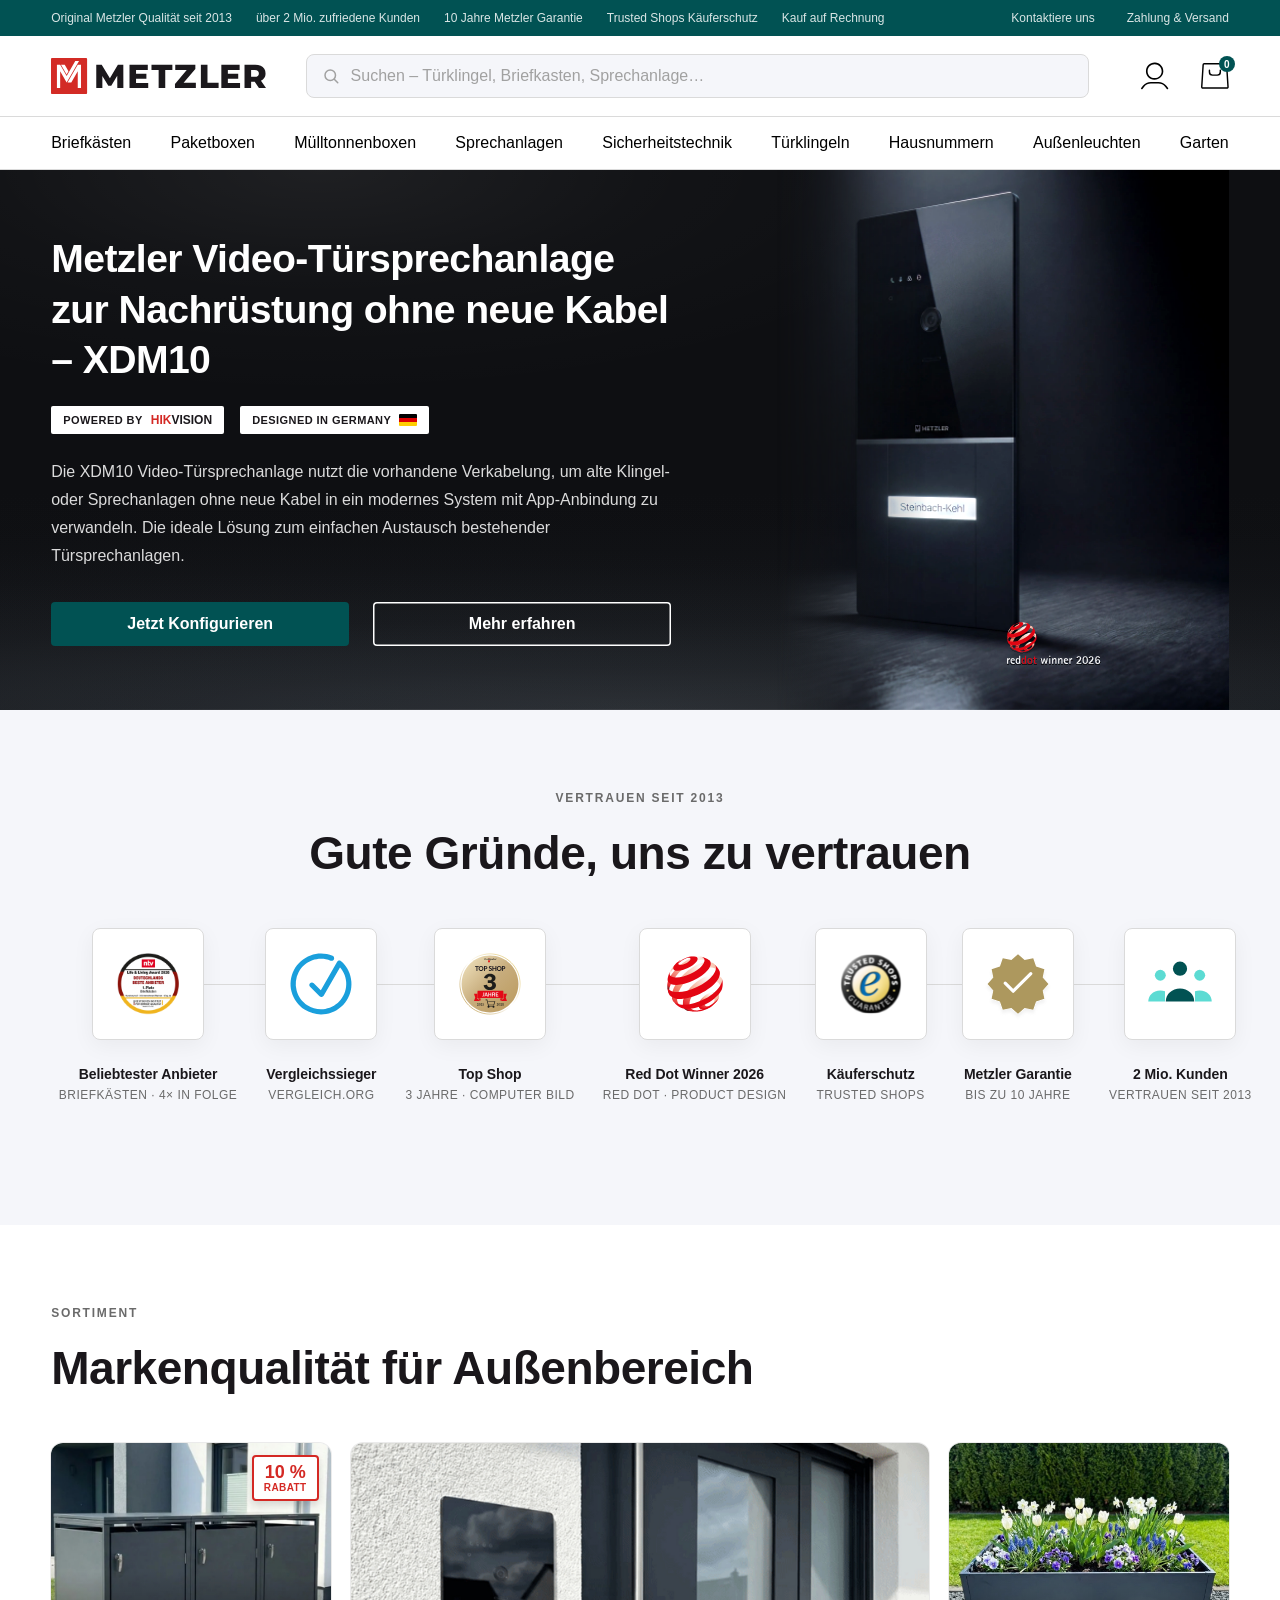
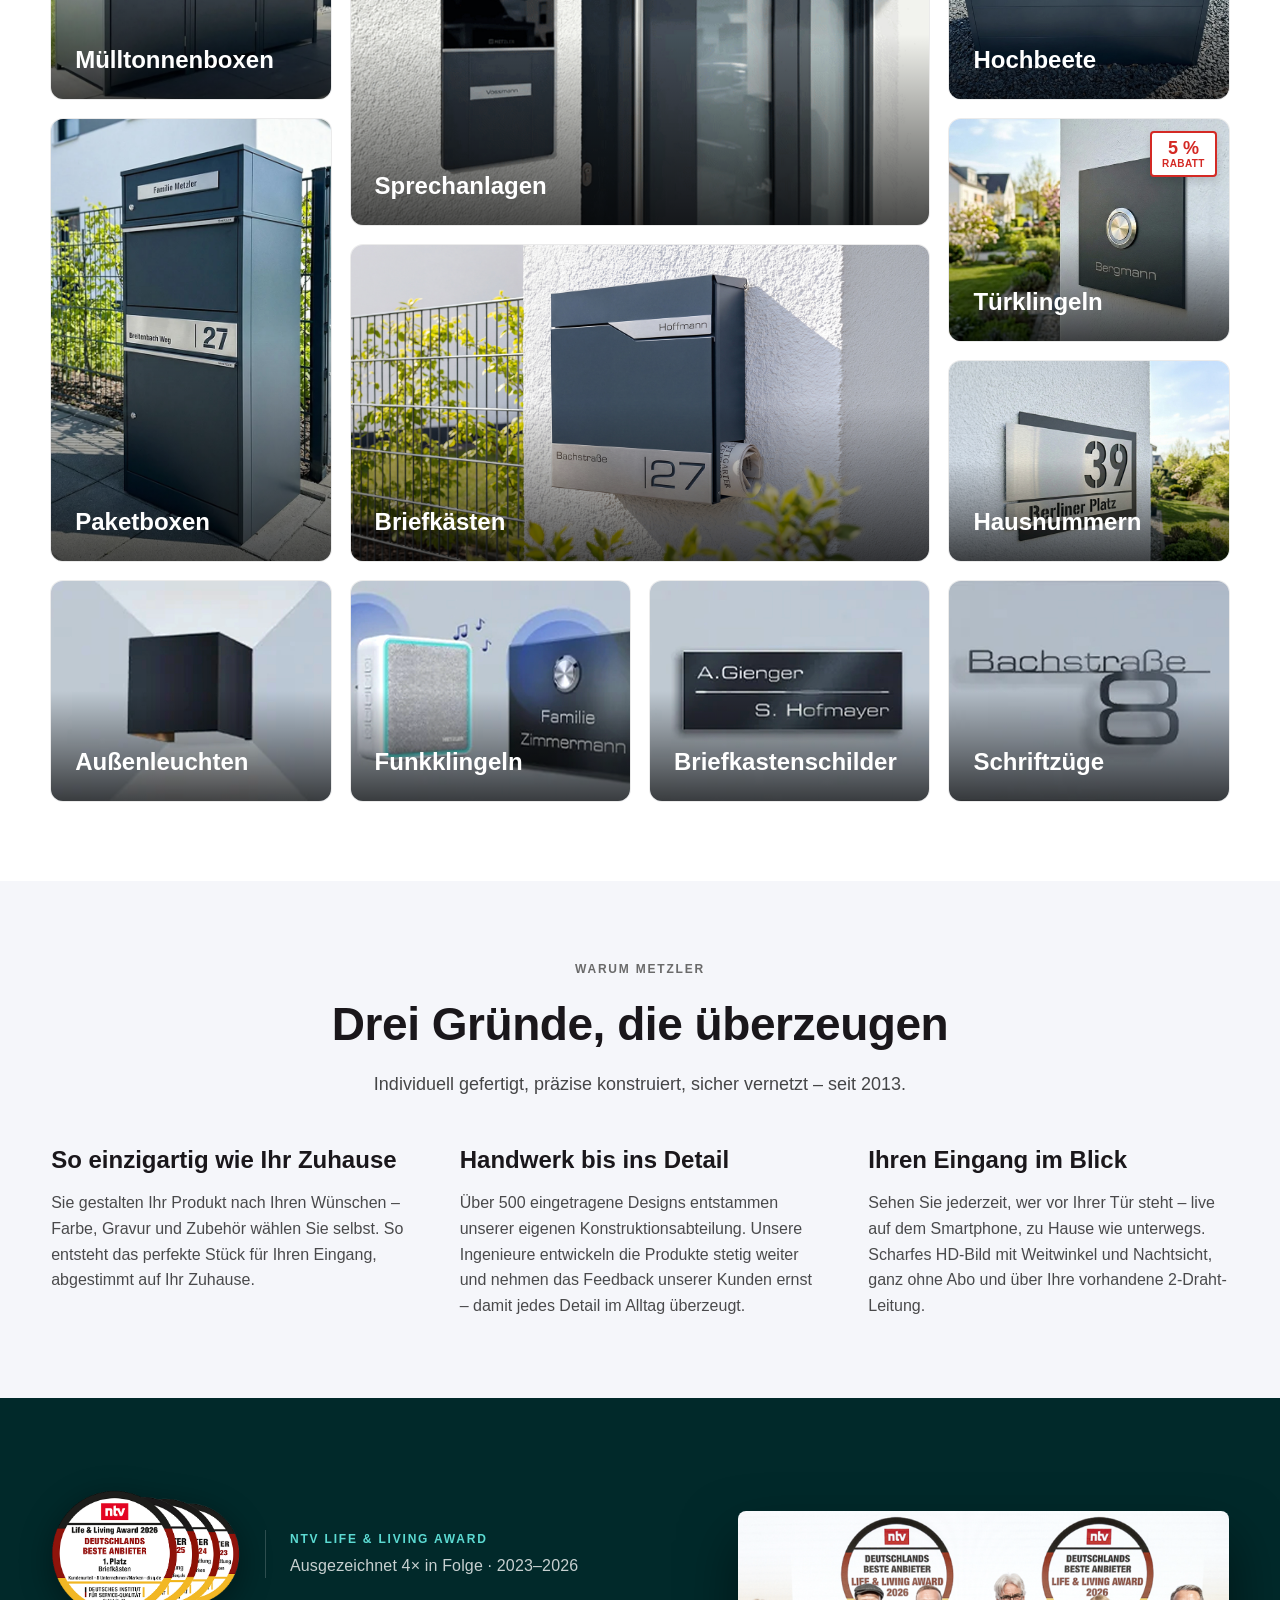
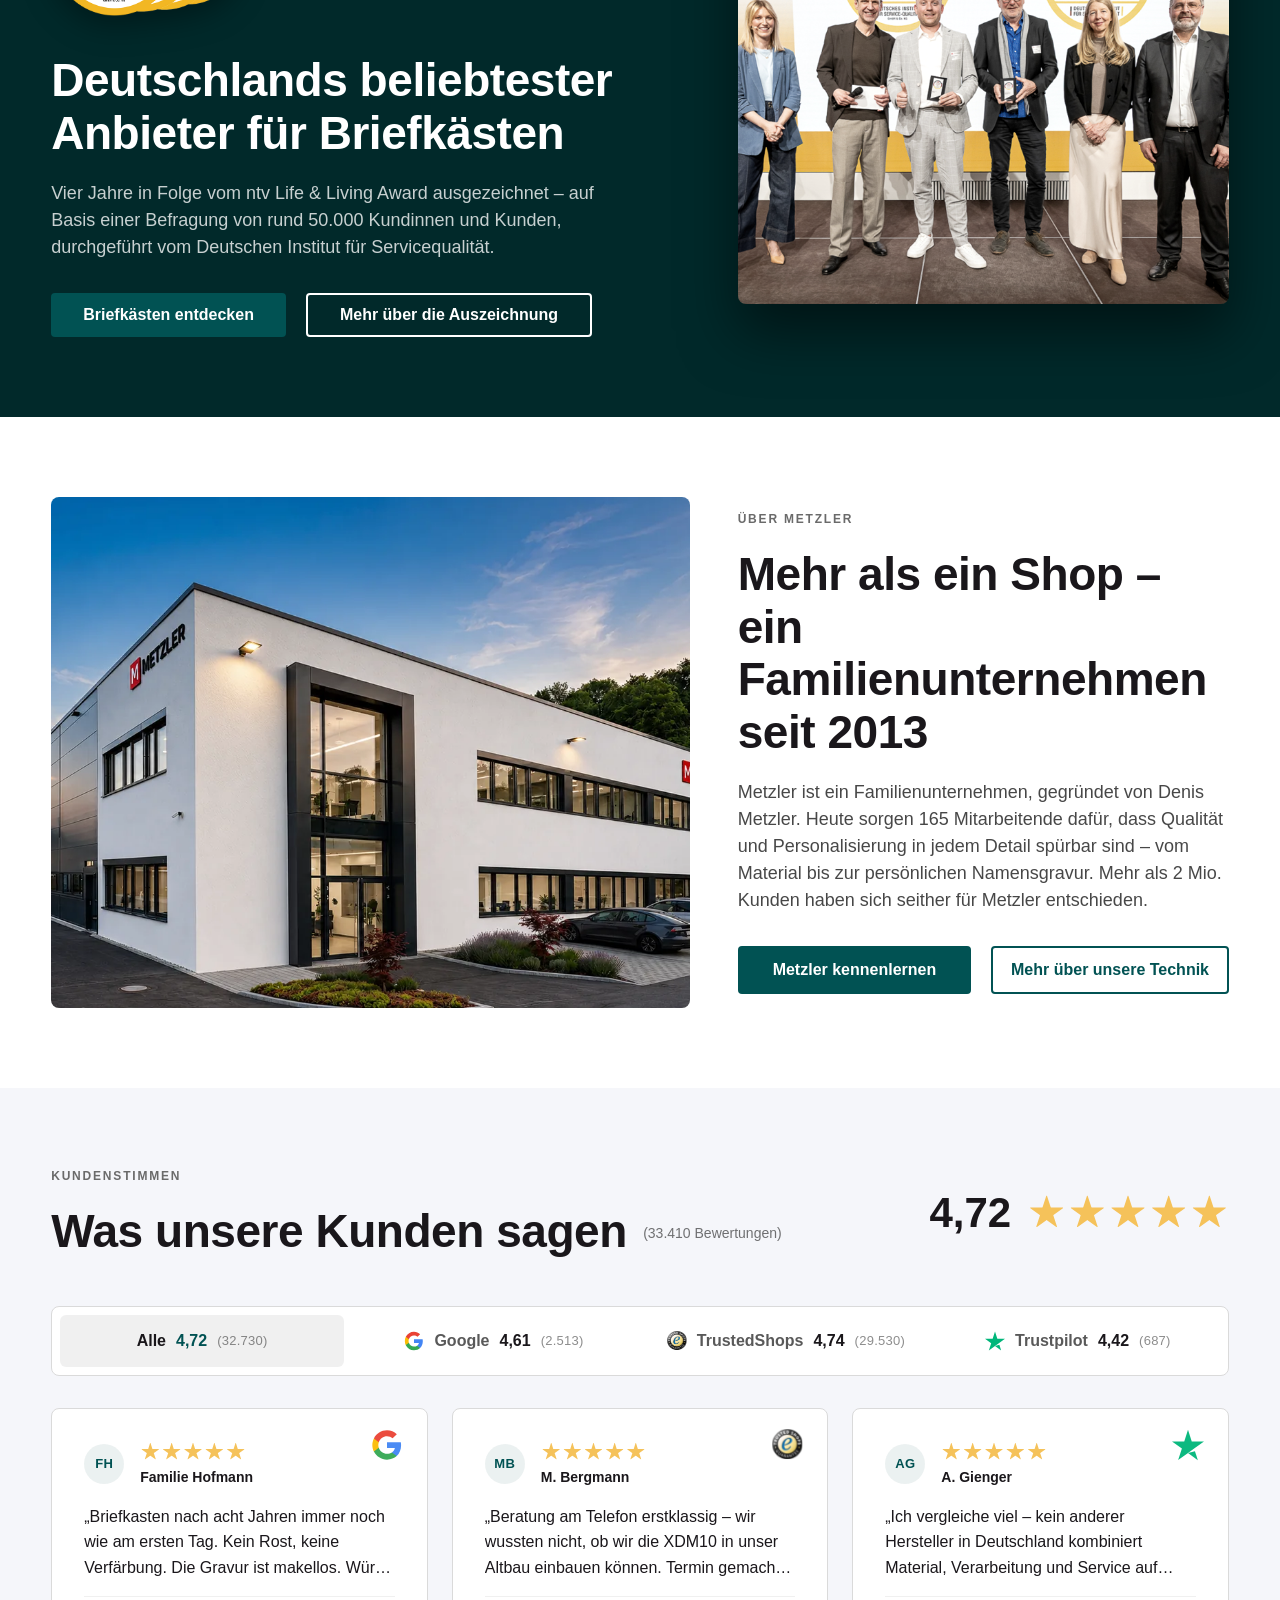
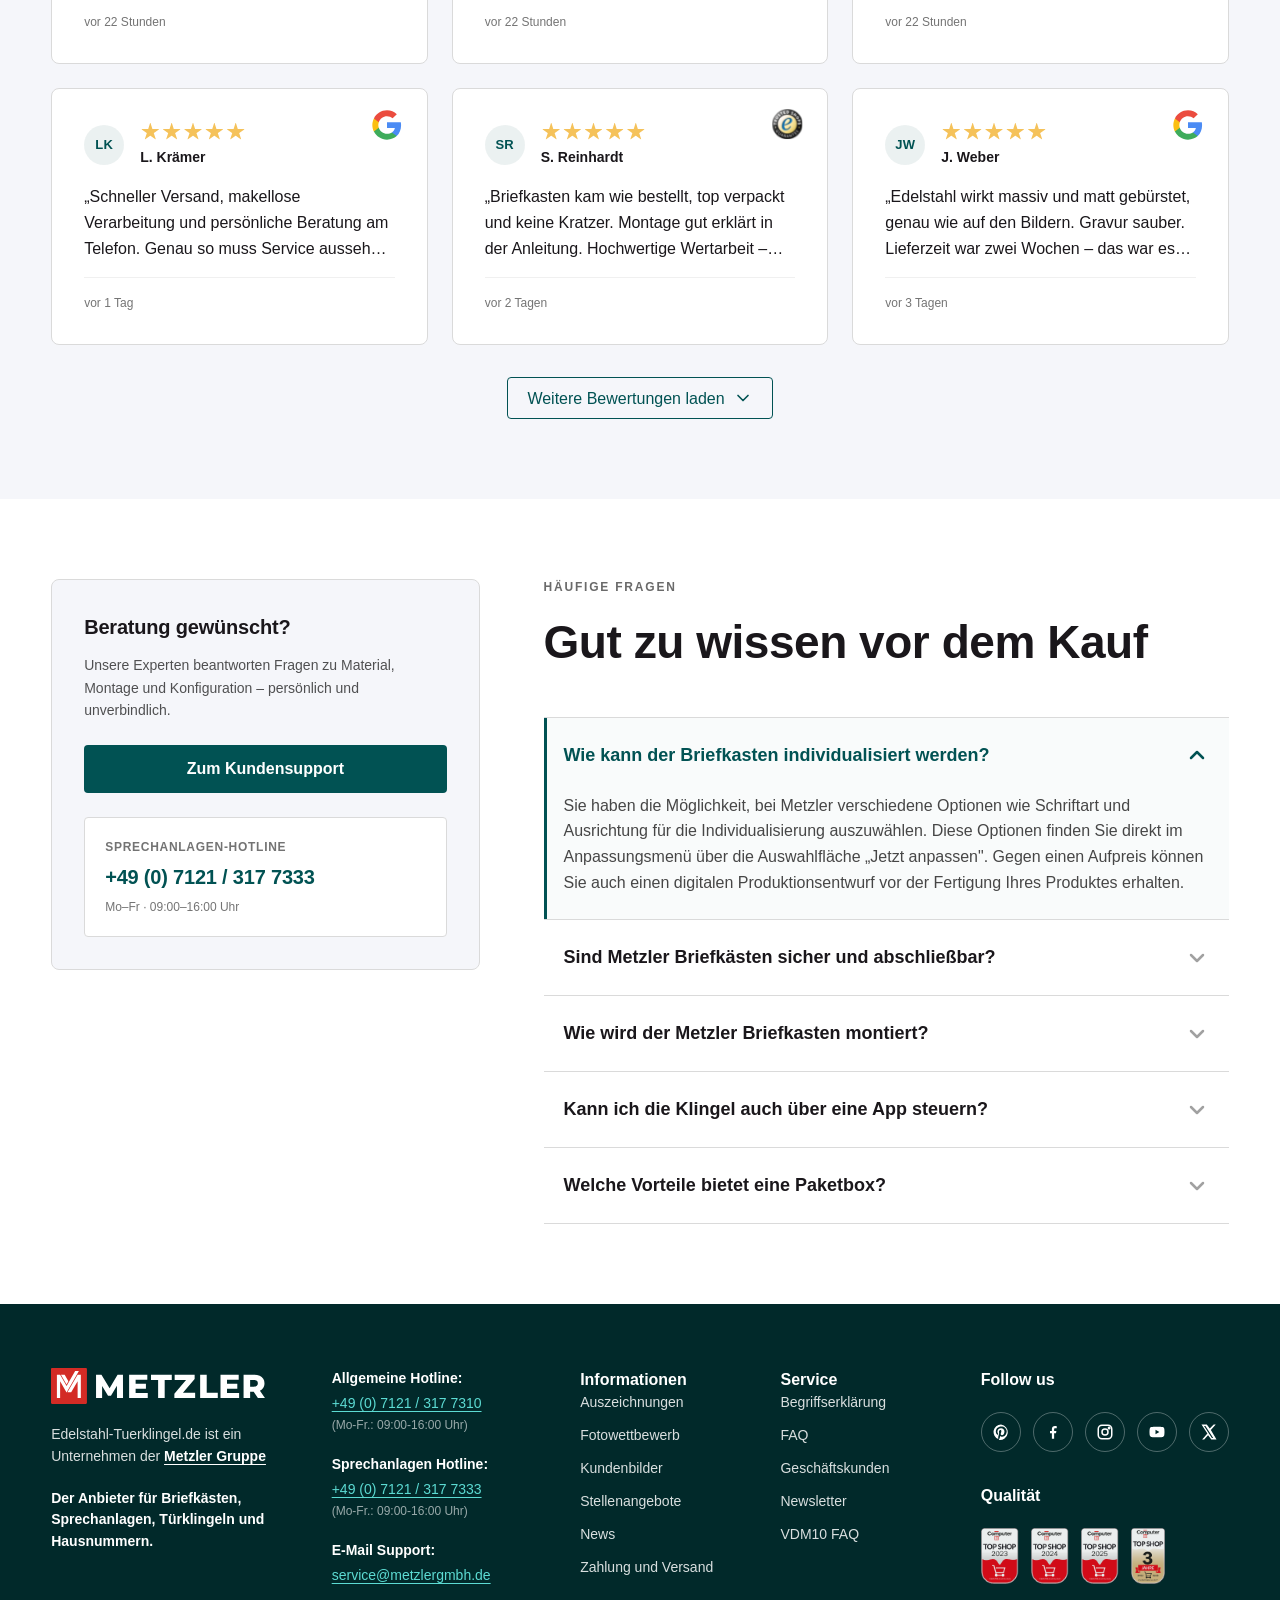
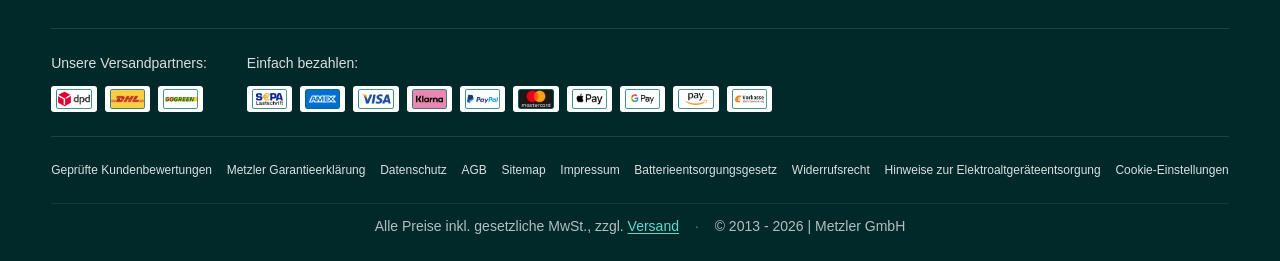
<file: index.html>
<!DOCTYPE html>
<html lang="de">
<head>
<meta charset="UTF-8" />
<meta name="viewport" content="width=device-width, initial-scale=1" />
<!-- Prototype: keep out of search engines. Page stays crawlable so bots SEE this
     noindex, and link-preview scrapers (Teams/LinkedIn/Slack) still work. -->
<meta name="robots" content="noindex, nofollow" />
<title>Metzler – Edelstahl-Türklingeln, Briefkästen & Sprechanlagen, Designed in Germany</title>
<meta name="description" content="Premium Eingangslösungen aus Edelstahl. Türklingeln, Briefkästen, Sprechanlagen und mehr – gefertigt in Reutlingen. Red Dot Winner 2026 · 4× Deutschlands beliebtester Anbieter." />
<link rel="stylesheet" href="styles-v2.css" />
</head>
<body>

<!-- ===== SVG ICON SPRITE ===== -->

<svg width="0" height="0" style="position:absolute" aria-hidden="true">
  <defs>
    <symbol id="i-search" viewBox="0 0 24 24" fill="none" stroke="currentColor" stroke-width="2" stroke-linecap="round" stroke-linejoin="round">
      <circle cx="11" cy="11" r="7"/><path d="M21 21l-4.3-4.3"/>
    </symbol>
    <symbol id="i-search-m" viewBox="0 0 19 20" fill="currentColor">
      <path d="M16.625 8.86618C16.6247 4.81893 13.2882 1.49999 9.125 1.49999C4.96183 1.49999 1.62525 4.81893 1.625 8.86618C1.625 12.9136 4.96168 16.2333 9.125 16.2333V17.7333L8.66211 17.7216C3.90667 17.4843 0.125 13.6101 0.125 8.86618C0.125251 3.96948 4.15459 0 9.125 0C14.0954 0 18.1248 3.96948 18.125 8.86618C18.125 13.7631 14.0956 17.7333 9.125 17.7333V16.2333C13.2883 16.2333 16.625 12.9136 16.625 8.86618Z"/>
      <path d="M18.659 19.6237C18.3683 19.9188 17.8935 19.9222 17.5984 19.6316L13.4441 15.5398L14.4969 14.4704L18.6511 18.5632C18.9462 18.8539 18.9496 19.3287 18.659 19.6237Z"/>
    </symbol>
    <symbol id="i-menu-m" viewBox="0 0 21 17" fill="currentColor">
      <path d="M0 0.8C0 0.358172 0.358172 0 0.8 0H20.2C20.6418 0 21 0.358172 21 0.8C21 1.24183 20.6418 1.6 20.2 1.6H0.799999C0.358171 1.6 0 1.24183 0 0.8Z"/>
      <path d="M0 8.4C0 7.95817 0.358172 7.6 0.8 7.6H14.2C14.6418 7.6 15 7.95817 15 8.4C15 8.84183 14.6418 9.2 14.2 9.2H0.8C0.358172 9.2 0 8.84183 0 8.4Z"/>
      <path d="M0 16C0 15.5582 0.358172 15.2 0.8 15.2H20.2C20.6418 15.2 21 15.5582 21 16C21 16.4418 20.6418 16.8 20.2 16.8H0.799999C0.358171 16.8 0 16.4418 0 16Z"/>
    </symbol>
    <symbol id="i-user" viewBox="0 0 24 24" fill="none" stroke="currentColor" stroke-width="2" stroke-linecap="round" stroke-linejoin="round">
      <circle cx="12" cy="8" r="4"/><path d="M4 21c0-4.4 3.6-8 8-8s8 3.6 8 8"/>
    </symbol>
    <symbol id="i-heart" viewBox="0 0 24 24" fill="none" stroke="currentColor" stroke-width="2" stroke-linecap="round" stroke-linejoin="round">
      <path d="M20.8 4.6c-1.8-1.7-4.7-1.7-6.5 0L12 6.9 9.7 4.6c-1.8-1.7-4.7-1.7-6.5 0-1.8 1.8-1.8 4.7 0 6.5L12 20l8.8-8.9c1.8-1.8 1.8-4.7 0-6.5z"/>
    </symbol>
    <symbol id="i-cart" viewBox="0 0 24 24" fill="none" stroke="currentColor" stroke-width="2" stroke-linecap="round" stroke-linejoin="round">
      <circle cx="9" cy="20" r="1.5"/><circle cx="18" cy="20" r="1.5"/><path d="M3 4h2l2.6 11.6a2 2 0 002 1.4h7.4a2 2 0 002-1.4L21 7H6"/>
    </symbol>
    <symbol id="i-arrow-right" viewBox="0 0 24 24" fill="none" stroke="currentColor" stroke-width="2" stroke-linecap="round" stroke-linejoin="round">
      <path d="M5 12h14M13 5l7 7-7 7"/>
    </symbol>
    <symbol id="i-plus" viewBox="0 0 24 24" fill="none" stroke="currentColor" stroke-width="2.5" stroke-linecap="round">
      <path d="M12 5v14M5 12h14"/>
    </symbol>
    <symbol id="i-chevron-down" viewBox="0 0 24 24" fill="none" stroke="currentColor" stroke-width="2.5" stroke-linecap="round" stroke-linejoin="round">
      <path d="M6 9l6 6 6-6"/>
    </symbol>
    <symbol id="i-chevron-right" viewBox="0 0 24 24" fill="none" stroke="currentColor" stroke-width="2.5" stroke-linecap="round" stroke-linejoin="round">
      <path d="M9 6l6 6-6 6"/>
    </symbol>
    <symbol id="i-shield" viewBox="0 0 24 24" fill="none" stroke="currentColor" stroke-width="1.8" stroke-linejoin="round" stroke-linecap="round">
      <path d="M12 3l8 3v6c0 5-3.5 8.5-8 9-4.5-.5-8-4-8-9V6l8-3z"/><path d="M9 12l2 2 4-4"/>
    </symbol>
    <symbol id="i-factory" viewBox="0 0 24 24" fill="none" stroke="currentColor" stroke-width="1.8" stroke-linejoin="round" stroke-linecap="round">
      <path d="M3 21V11l5 3V11l5 3V8l8 5v8H3z"/><path d="M7 17h2M11 17h2M15 17h2"/>
    </symbol>
    <symbol id="i-diamond" viewBox="0 0 24 24" fill="none" stroke="currentColor" stroke-width="1.8" stroke-linejoin="round" stroke-linecap="round">
      <path d="M6 3h12l4 6-10 12L2 9z"/><path d="M2 9h20M9 3l3 6 3-6"/>
    </symbol>
    <symbol id="i-instagram" viewBox="0 0 24 24" fill="none" stroke="currentColor" stroke-width="2" stroke-linecap="round" stroke-linejoin="round">
      <rect x="3" y="3" width="18" height="18" rx="5"/><circle cx="12" cy="12" r="4"/><circle cx="17.5" cy="6.5" r="1" fill="currentColor"/>
    </symbol>
    <symbol id="i-facebook" viewBox="0 0 24 24" fill="currentColor">
      <path d="M13.5 21v-7.5h2.5l.5-3h-3V8.5c0-.9.3-1.5 1.5-1.5H17V4.2c-.5-.1-1.5-.2-2.5-.2-2.4 0-4 1.4-4 4v2.5H8v3h2.5V21h3z"/>
    </symbol>
    <symbol id="i-youtube" viewBox="0 0 24 24" fill="currentColor">
      <path d="M21.6 7.2c-.2-.9-.9-1.6-1.8-1.8C18.2 5 12 5 12 5s-6.2 0-7.8.4c-.9.2-1.6.9-1.8 1.8C2 8.8 2 12 2 12s0 3.2.4 4.8c.2.9.9 1.6 1.8 1.8 1.6.4 7.8.4 7.8.4s6.2 0 7.8-.4c.9-.2 1.6-.9 1.8-1.8.4-1.6.4-4.8.4-4.8s0-3.2-.4-4.8zM10 15V9l5.2 3-5.2 3z"/>
    </symbol>
    <symbol id="i-pinterest" viewBox="0 0 24 24" fill="currentColor">
      <path d="M12 2a10 10 0 00-3.6 19.3c-.1-.8-.2-2 0-2.9.2-.8 1.2-5 1.2-5s-.3-.6-.3-1.5c0-1.4.8-2.5 1.9-2.5.9 0 1.3.7 1.3 1.5 0 .9-.6 2.2-.9 3.5-.2 1 .5 1.9 1.6 1.9 1.9 0 3.4-2 3.4-5 0-2.6-1.9-4.4-4.5-4.4-3.1 0-4.9 2.3-4.9 4.7 0 .9.4 1.9.8 2.5.1.1.1.2.1.3l-.3 1.2c-.1.2-.2.3-.4.2-1.4-.7-2.3-2.7-2.3-4.4 0-3.6 2.6-6.9 7.5-6.9 3.9 0 7 2.8 7 6.6 0 3.9-2.5 7.1-5.9 7.1-1.2 0-2.3-.6-2.6-1.3l-.7 2.7c-.3 1-1 2.3-1.4 3.1A10 10 0 1012 2z"/>
    </symbol>
    <symbol id="i-x" viewBox="0 0 24 24" fill="currentColor">
      <path d="M18.244 2H21l-6.54 7.47L22 22h-6.86l-4.39-5.74L5.6 22H2.84l7.01-8.01L2 2h7.04l3.97 5.25L18.244 2zm-2.4 18h1.79L7.24 4H5.34l10.5 16z"/>
    </symbol>
  </defs>
</svg>

<!-- ===== TOPBAR ===== -->
<div class="topbar">
  <div class="container topbar__inner">
    <ul class="topbar__claims">
      <li>Original Metzler Qualität seit 2013</li>
      <li>über 2 Mio. zufriedene Kunden</li>
      <li>10 Jahre Metzler Garantie</li>
      <li>Trusted Shops Käuferschutz</li>
      <li>Kauf auf Rechnung</li>
    </ul>
    <div class="topbar__links">
      <a href="#">Kontaktiere uns</a>
      <a href="#">Zahlung &amp; Versand</a>
    </div>
  </div>
</div>

<!-- ===== HEADER ===== -->
<header class="header">
  <div class="container">
    <div class="header__main">
      <div class="header__left-actions">
        <button class="header__burger" id="navBurger" data-nav-toggle aria-label="Menü öffnen" aria-expanded="false" aria-controls="mobileNav">
          <svg><use href="#i-menu-m"/></svg>
        </button>
        <button class="header__search-icon" id="searchIcon" aria-label="Suchen" type="button">
          <svg><use href="#i-search-m"/></svg>
        </button>
      </div>
      <a href="#" class="header__logo" aria-label="Metzler Startseite">
        <img src="Logo/Metzler_Logo-rot-schwarz.svg" alt="Metzler" />
      </a>
      <button class="header__kategorien" type="button" data-nav-toggle aria-controls="mobileNav" aria-expanded="false" aria-label="Kategorien">
        <img class="header__kategorien-icon" src="ICONS/menu.svg" alt="" aria-hidden="true" />
        <span class="header__kategorien-label">Kategorien</span>
      </button>
      <div class="header__search">
        <svg><use href="#i-search"/></svg>
        <input type="search" placeholder="Suchen – Türklingel, Briefkasten, Sprechanlage…" />
      </div>
      <div class="header__icons">
        <a class="icon-btn" href="#" aria-label="Mein Konto"><img src="ICONS/profile.svg" alt="" /></a>
        <a class="icon-btn" href="#" aria-label="Warenkorb"><img src="ICONS/cart.svg" alt="" /><span class="badge">0</span></a>
      </div>
    </div>
  </div>
  <nav class="header__nav" aria-label="Hauptnavigation">
    <div class="container">
      <button class="header__nav-all" type="button" data-nav-toggle aria-controls="mobileNav" aria-expanded="false" aria-label="Alle Kategorien">
        <img class="header__nav-all-icon" src="ICONS/menu.svg" alt="" aria-hidden="true" />
        <span class="header__nav-all-label">Alle</span>
      </button>
      <ul>
        <li><a href="#">Briefkästen</a></li>
        <li><a href="#">Paketboxen</a></li>
        <li><a href="#">Mülltonnenboxen</a></li>
        <li><a href="#">Sprechanlagen</a></li>
        <li><a href="#">Sicherheitstechnik</a></li>
        <li><a href="#">Türklingeln</a></li>
        <li><a href="#">Hausnummern</a></li>
        <li><a href="#">Außenleuchten</a></li>
        <li><a href="#">Garten</a></li>
      </ul>
    </div>
  </nav>
</header>

<!-- ===== MOBILE SLIDE-IN NAV ===== -->
<div class="mobile-nav" id="mobileNav" aria-hidden="true">
  <div class="mobile-nav__backdrop" data-close></div>
  <aside class="mobile-nav__panel" role="dialog" aria-label="Mobile Navigation">
    <div class="mobile-nav__head">
      <img src="Logo/Metzler_Logo-rot-schwarz.svg" alt="Metzler" />
      <button class="mobile-nav__close" data-close aria-label="Menü schließen">×</button>
    </div>
    <nav>
      <ul>
        <li><a href="#">Briefkästen</a></li>
        <li><a href="#">Paketboxen</a></li>
        <li><a href="#">Mülltonnenboxen</a></li>
        <li><a href="#">Sprechanlagen</a></li>
        <li><a href="#">Sicherheitstechnik</a></li>
        <li><a href="#">Türklingeln</a></li>
        <li><a href="#">Hausnummern</a></li>
        <li><a href="#">Außenleuchten</a></li>
        <li><a href="#">Garten</a></li>
      </ul>
    </nav>
  </aside>
</div>

<!-- ===== STICKY MOBILE ACTION BAR ===== -->
<div class="mobile-bar" aria-label="Schnellzugriff">
  <a href="#search" class="mobile-bar__action" aria-label="Suchen">
    <svg><use href="#i-search"/></svg>
    <span>Suchen</span>
  </a>
  <a href="tel:+4971213177310" class="mobile-bar__action mobile-bar__action--accent" aria-label="Hotline anrufen">
    <svg viewBox="0 0 24 24" fill="none" stroke="currentColor" stroke-width="2" stroke-linecap="round" stroke-linejoin="round"><path d="M22 16.92v3a2 2 0 01-2.18 2 19.79 19.79 0 01-8.63-3.07 19.5 19.5 0 01-6-6 19.79 19.79 0 01-3.07-8.67A2 2 0 014.11 2h3a2 2 0 012 1.72c.13.96.37 1.9.72 2.81a2 2 0 01-.45 2.11L8.09 9.91a16 16 0 006 6l1.27-1.27a2 2 0 012.11-.45c.91.35 1.85.59 2.81.72A2 2 0 0122 16.92z"/></svg>
    <span>Beratung</span>
  </a>
  <a href="#cart" class="mobile-bar__action" aria-label="Warenkorb">
    <img src="ICONS/cart.svg" alt="" />
    <span>Warenkorb</span>
  </a>
</div>

<!-- ===== HERO BANNER (XDM10) – Monolithic Canvas ===== -->
<section class="hero-banner" aria-label="XDM10 Video-Türsprechanlage">
  <div class="hero-banner__copy">
    <h1 class="hero-banner__title">Metzler Video-Türsprechanlage zur <br class="hero-banner__break">Nachrüstung ohne neue Kabel – XDM10</h1>
    <div class="hero-banner__chips">
      <span class="hero-chip">
        <span class="hero-chip__pre">POWERED BY</span>
        <span class="hero-chip__hikvision">HIK<span>VISION</span></span>
      </span>
      <span class="hero-chip">
        <span class="hero-chip__pre">DESIGNED IN GERMANY</span>
        <svg class="hero-chip__flag" viewBox="0 0 18 12" aria-hidden="true">
          <rect width="18" height="4" y="0" fill="#000"/>
          <rect width="18" height="4" y="4" fill="#DD0000"/>
          <rect width="18" height="4" y="8" fill="#FFCE00"/>
        </svg>
      </span>
    </div>
    <p class="hero-banner__body">
      Die XDM10 Video-Türsprechanlage nutzt die vorhandene Verkabelung, um alte Klingel- oder Sprechanlagen ohne neue Kabel in ein modernes System mit App-Anbindung zu verwandeln. Die ideale Lösung zum einfachen Austausch bestehender Türsprechanlagen.
    </p>
    <div class="hero-banner__ctas">
      <a class="btn btn--primary hero-banner__cta" href="#config">Jetzt Konfigurieren</a>
      <a class="btn hero-banner__cta hero-banner__cta--secondary" href="#">Mehr erfahren</a>
    </div>
  </div>
  <div class="hero-banner__stage" aria-hidden="true">
    <img class="hero-banner__poster" src="XDM10%20Banner/Photo.png" alt="" />
    <img class="hero-banner__reddot" src="XDM10%20Banner/Red%20dot.svg" alt="Red Dot Winner 2026" />
  </div>
</section>

<!-- ===== TRUST BAR ===== -->
<section class="trustbar section" aria-label="Auszeichnungen und Vertrauen">
  <div class="container">
    <header class="trustbar__head">
      <p class="eyebrow">Vertrauen seit 2013</p>
      <h2 class="section-title">Gute Gründe, uns zu vertrauen</h2>
    </header>

    <div class="strip-viewport trustbar__viewport">
    <button class="strip-arrow strip-arrow--prev" type="button" data-strip-scroll="prev" aria-label="Zurück"><svg><use href="#i-chevron-right"/></svg></button>
    <ul class="trustbar__rail" role="list">

      <li class="trustbar__item" tabindex="0">
        <div class="trustbar__icon">
          <div class="trustbar__face trustbar__face--front">
            <img src="Trust%20badges/NTV.svg" alt="NTV Auszeichnung" loading="lazy" />
          </div>
          <div class="trustbar__face trustbar__face--back">
            <strong>ntv Life &amp; Living Award</strong>
            <span>DISQ-Umfrage · rund 50.000 Befragte</span>
          </div>
        </div>
        <span class="trustbar__node" aria-hidden="true"></span>
        <h3 class="trustbar__title">Beliebtester Anbieter</h3>
        <p class="trustbar__sub">Briefkästen · 4× in Folge</p>
      </li>

      <li class="trustbar__item" tabindex="0">
        <div class="trustbar__icon">
          <div class="trustbar__face trustbar__face--front">
            <img src="Trust%20badges/Vergleich3.svg" alt="Vergleich.org Vergleichssieger" loading="lazy" />
          </div>
          <div class="trustbar__face trustbar__face--back">
            <strong>Edelstahl-Briefkasten-Vergleich</strong>
            <span>SEHR GUT · 2024</span>
          </div>
        </div>
        <span class="trustbar__node" aria-hidden="true"></span>
        <h3 class="trustbar__title">Vergleichssieger</h3>
        <p class="trustbar__sub">Vergleich.org</p>
      </li>

      <li class="trustbar__item" tabindex="0">
        <div class="trustbar__icon">
          <div class="trustbar__face trustbar__face--front">
            <svg width="64" height="64" viewBox="0 0 64 64" fill="none" xmlns="http://www.w3.org/2000/svg" role="img" aria-label="Computer BILD Top Shop – 3 Jahre in Folge">
<g clip-path="url(#clip0_4786_3394)">
<path d="M32.0002 62.0802C48.6129 62.0802 62.0802 48.6129 62.0802 32.0002C62.0802 15.3874 48.6129 1.92017 32.0002 1.92017C15.3874 1.92017 1.92017 15.3874 1.92017 32.0002C1.92017 48.6129 15.3874 62.0802 32.0002 62.0802Z" stroke="url(#paint0_linear_4786_3394)" stroke-width="0.768"/>
<path d="M31.9999 60.7999C47.9058 60.7999 60.7999 47.9058 60.7999 31.9999C60.7999 16.0941 47.9058 3.19995 31.9999 3.19995C16.0941 3.19995 3.19995 16.0941 3.19995 31.9999C3.19995 47.9058 16.0941 60.7999 31.9999 60.7999Z" stroke="white" stroke-width="0.512"/>
<path d="M32.0002 60.4162C47.694 60.4162 60.4162 47.694 60.4162 32.0002C60.4162 16.3065 47.694 3.58423 32.0002 3.58423C16.3065 3.58423 3.58423 16.3065 3.58423 32.0002C3.58423 47.694 16.3065 60.4162 32.0002 60.4162Z" fill="url(#paint1_linear_4786_3394)"/>
<path d="M20.0058 46.5358L22.4043 48.5052V46.5358H20.0058ZM20.0058 46.5358L22.4043 48.5052V46.5358H20.0058ZM20.0058 46.5358L22.4043 48.5052V46.5358H20.0058ZM20.0058 46.5358L22.4043 48.5052V46.5358H20.0058ZM20.0058 46.5358L22.4043 48.5052V46.5358H20.0058ZM19.7057 41.5884V46.0145H22.7036V41.5884H19.7057ZM16 49.106H22.3138L19.1836 46.5358V41.8494H16L17.1633 45.3117L17.219 45.4777L17.1633 45.6438L16 49.106ZM20.0058 46.5358L22.4043 48.5052V46.5358H20.0058ZM20.0058 46.5358L22.4043 48.5052V46.5358H20.0058ZM20.0058 46.5358L22.4043 48.5052V46.5358H20.0058ZM20.0058 46.5358L22.4043 48.5052V46.5358H20.0058Z" fill="#E30917"/>
<path d="M19.7061 41.3281V41.8494H22.4433V46.0145H22.9654V41.3281H19.7061Z" fill="#D5B982"/>
<path d="M22.5393 41.3279L19.7061 39.0017V46.0143H22.6653V41.4314L22.5393 41.3279ZM20.0062 46.5356L22.4047 48.505V46.5356H20.0062Z" fill="#E30917"/>
<path d="M19.819 38.7568H19.7061V39.3392L22.1278 41.3278L22.4047 41.5549V46.0142H22.9268V41.3085L19.819 38.7568Z" fill="#D5B982"/>
<path d="M42.677 46.0142H45.2V42.24L42.677 46.0142ZM42.677 46.0142H45.2V42.24L42.677 46.0142ZM42.677 46.0142H45.2V42.24L42.677 46.0142ZM42.2407 41.5881V46.0142H45.2V41.5881H42.2407ZM42.5022 46.5355V48.5049L44.8999 46.5355H42.5022ZM42.5022 46.5355V48.5049L44.8999 46.5355H42.5022ZM47.7261 45.4775L47.7818 45.3114L48.9451 41.8492H45.7221V46.5355L42.5926 49.1058H48.9451L47.7818 45.6435L47.7261 45.4775ZM42.677 46.0142H45.2V42.24L42.677 46.0142ZM42.677 46.0142H45.2V42.24L42.677 46.0142ZM42.677 46.0142H45.2V42.24L42.677 46.0142Z" fill="#E30917"/>
<path d="M41.98 41.3279V46.0142H42.5021V41.8492H45.1999V41.3279H41.98Z" fill="#D5B982"/>
<path d="M42.502 48.505V46.5356H44.8997L42.502 48.505Z" fill="#E30917"/>
<path d="M45.2 39.0024V46.0142H42.2407V41.4314L42.3668 41.3279L45.2 39.0024Z" fill="#E30917"/>
<path d="M45.087 38.7568L41.98 41.3085V46.0142H42.5021V41.5549L42.7782 41.3278L45.1999 39.3392V38.7568H45.087Z" fill="#D5B982"/>
<path d="M45.2009 38.7568V42.2399L42.6779 46.0142H19.7061V38.7568H45.2009Z" fill="#E30917"/>
<path d="M26.1957 43.2278C26.1957 43.5978 26.1191 43.9206 25.9962 44.0905C25.7788 44.384 25.4903 44.5014 24.9675 44.5014C24.7091 44.5014 24.5676 44.4836 24.4028 44.4427V43.8735C24.6967 43.8912 24.7555 43.8966 24.8553 43.8966C25.102 43.8966 25.2962 43.8318 25.3844 43.7206C25.4493 43.6325 25.4725 43.492 25.4725 43.2278V40.5278H26.1957V43.2278Z" fill="white"/>
<path d="M29.1704 44.4427L28.8587 43.5097H27.3535L27.0418 44.4427H26.4424L27.7418 40.5278H28.6119L29.9292 44.4427H29.1712H29.1704ZM28.1007 41.1966L27.5306 42.9459H28.6707L28.1007 41.1966Z" fill="white"/>
<path d="M32.5506 44.4427V42.7405H31.0516V44.4427H30.3462V40.5278H31.0516V42.1366H32.5506V40.5278H33.256V44.4427H32.5506Z" fill="white"/>
<path d="M36.3765 44.4427L35.7654 42.8339H34.7723V44.4427H34.0669V40.5278H35.7662C36.2365 40.5278 36.5366 40.6159 36.7887 40.8329C37.0177 41.0322 37.1414 41.3202 37.1414 41.6778C37.1414 42.1829 36.9241 42.5057 36.436 42.7166L37.1236 44.4419H36.3772L36.3765 44.4427ZM35.6533 42.2709C36.1351 42.2709 36.4058 42.0539 36.4058 41.6662C36.4058 41.314 36.1413 41.0908 35.712 41.0908H34.7715V42.2709H35.6533Z" fill="white"/>
<path d="M37.7783 44.4427V40.5278H40.3006V41.1086H38.4837V42.1713H39.9417V42.7405H38.4837V43.8379H40.3238V44.4427H37.7783Z" fill="white"/>
<path d="M31.4678 28.242C32.4168 28.242 32.9861 28.0528 33.3898 27.6257C33.7216 27.2705 33.8879 26.8441 33.8879 26.3939C33.8879 25.2802 32.9861 24.4747 31.7524 24.4747C30.4476 24.4747 29.7592 25.0671 29.3322 26.4889L26.0574 25.9676C26.3892 24.7589 26.7218 24.1434 27.5045 23.385C28.667 22.2952 30.067 21.75 31.8947 21.75C35.2407 21.75 37.5186 23.48 37.5186 25.9915C37.5186 27.7215 36.6167 28.8823 34.8138 29.5217C35.8108 29.782 36.2849 30.0191 36.807 30.4933C37.5897 31.2038 37.9935 32.1522 37.9935 33.2651C37.9935 36.1559 35.5965 38.0279 31.8715 38.0279C29.8783 38.0279 28.5023 37.5537 27.3158 36.4401C26.3196 35.5396 25.8919 34.734 25.5833 33.218L28.9525 32.7438C29.3562 34.4259 30.2341 35.1843 31.8003 35.1843C33.2475 35.1843 34.2205 34.3317 34.2205 33.052C34.2205 32.3646 33.9119 31.7251 33.4138 31.3699C33.0108 31.1096 32.4648 31.0146 31.2311 31.0146H29.7839V28.242H31.4685H31.4678Z" fill="#1D1D1B"/>
<path d="M36.4113 49.8342L35.5636 52.6523H30.5183L29.2545 47.6038H27.6016V48.2494H28.7239L30.0875 53.8031C29.7719 53.9807 29.5584 54.3198 29.5584 54.7075C29.5584 55.282 30.0248 55.747 30.5987 55.747C31.0613 55.747 31.4519 55.4458 31.588 55.031H34.4676C34.6045 55.4458 34.9951 55.747 35.4576 55.747C36.0323 55.747 36.4979 55.282 36.4979 54.7075C36.4979 54.1329 36.0323 53.6679 35.4576 53.6679C34.9951 53.6679 34.6045 53.9684 34.4676 54.3839H31.588C31.4642 54.0054 31.1293 53.7235 30.7225 53.6756L30.6467 53.2988H36.0439L37.2791 49.1862H30.2514V49.8334" fill="#1D1D1B"/>
<path d="M20.586 53.3946H19.0669V53.0332C19.2185 52.9343 19.2742 52.9004 19.4536 52.7768C19.828 52.5327 19.8682 52.5018 20.0012 52.3721C20.1312 52.2454 20.1931 52.1188 20.1931 51.989C20.1931 51.779 20.0384 51.6276 19.828 51.6276C19.5959 51.6276 19.4598 51.7759 19.4258 52.057L19.0669 51.9674C19.1009 51.7851 19.1473 51.6801 19.2556 51.5565C19.4072 51.3835 19.5928 51.3032 19.8435 51.3032C20.2921 51.3032 20.5922 51.5813 20.5922 51.9952C20.5922 52.2207 20.4932 52.4092 20.2797 52.5853C20.1766 52.6697 19.9208 52.8324 19.5124 53.0734H20.586V53.3946Z" fill="#1D1D1B"/>
<path d="M22.4827 52.3814C22.4827 52.6378 22.4239 52.8726 22.3094 53.0641C22.1733 53.305 21.9567 53.4255 21.6783 53.4255C21.1894 53.4255 20.8862 53.027 20.8862 52.3783C20.8862 52.0539 20.9574 51.7944 21.1028 51.6029C21.2575 51.3959 21.4369 51.3032 21.6783 51.3032C22.1764 51.3032 22.4827 51.7141 22.4827 52.3814ZM21.2637 52.3536C21.2637 52.888 21.3936 53.1351 21.6783 53.1351C21.9629 53.1351 22.099 52.8911 22.099 52.3783C22.099 52.1651 22.0712 51.9643 22.0279 51.8438C21.9598 51.6585 21.8577 51.5782 21.6875 51.5782C21.4029 51.5782 21.2637 51.8315 21.2637 52.3536Z" fill="#1D1D1B"/>
<path d="M24.2569 53.3946H22.7378V53.0332C22.8894 52.9343 22.9451 52.9004 23.1245 52.7768C23.4989 52.5327 23.5391 52.5018 23.6721 52.3721C23.8021 52.2454 23.864 52.1188 23.864 51.989C23.864 51.779 23.7093 51.6276 23.4989 51.6276C23.2668 51.6276 23.1307 51.7759 23.0967 52.057L22.7378 51.9674C22.7718 51.7851 22.8182 51.6801 22.9265 51.5565C23.0781 51.3835 23.2637 51.3032 23.5143 51.3032C23.963 51.3032 24.2631 51.5813 24.2631 51.9952C24.2631 52.2207 24.1641 52.4092 23.9506 52.5853C23.8475 52.6697 23.5917 52.8324 23.1833 53.0734H24.2569V53.3946Z" fill="#1D1D1B"/>
<path d="M25.0748 52.1929H25.2635C25.5079 52.1929 25.6595 52.0755 25.6595 51.8902C25.6595 51.7048 25.5296 51.5967 25.3161 51.5967C25.1026 51.5967 24.9851 51.6863 24.9015 51.8994L24.5612 51.8377C24.6448 51.5102 24.9449 51.3032 25.3285 51.3032C25.74 51.3032 26.0308 51.5318 26.0308 51.8562C26.0308 52.1095 25.8761 52.2949 25.6472 52.3227C25.9318 52.3752 26.0958 52.5574 26.0958 52.82C26.0958 53.1784 25.7771 53.4255 25.313 53.4255C25.0531 53.4255 24.852 53.3483 24.6881 53.1877C24.586 53.0888 24.5365 53.0054 24.5024 52.8787L24.852 52.7922C24.9232 53.0208 25.0748 53.1351 25.3099 53.1351C25.5451 53.1351 25.7121 53.0023 25.7121 52.8139C25.7121 52.7088 25.6472 52.5945 25.5574 52.5389C25.5018 52.5049 25.4151 52.4864 25.3285 52.4864H25.0748V52.1929Z" fill="#1D1D1B"/>
<path d="M40.2911 53.3946H38.772V53.0332C38.9236 52.9343 38.9793 52.9004 39.1587 52.7768C39.5331 52.5327 39.5733 52.5018 39.7063 52.3721C39.8363 52.2454 39.8981 52.1188 39.8981 51.989C39.8981 51.779 39.7434 51.6276 39.5331 51.6276C39.301 51.6276 39.1649 51.7759 39.1309 52.057L38.772 51.9674C38.806 51.7851 38.8524 51.6801 38.9607 51.5565C39.1123 51.3835 39.2979 51.3032 39.5485 51.3032C39.9971 51.3032 40.2972 51.5813 40.2972 51.9952C40.2972 52.2207 40.1982 52.4092 39.9848 52.5853C39.8816 52.6697 39.6259 52.8324 39.2175 53.0734H40.2911V53.3946Z" fill="#1D1D1B"/>
<path d="M42.1875 52.3814C42.1875 52.6378 42.1287 52.8726 42.0142 53.0641C41.8781 53.305 41.6615 53.4255 41.3831 53.4255C40.8943 53.4255 40.5911 53.027 40.5911 52.3783C40.5911 52.0539 40.6622 51.7944 40.8076 51.6029C40.9623 51.3959 41.1418 51.3032 41.3831 51.3032C41.8812 51.3032 42.1875 51.7141 42.1875 52.3814ZM40.9693 52.3536C40.9693 52.888 41.0992 53.1351 41.3839 53.1351C41.6685 53.1351 41.8046 52.8911 41.8046 52.3783C41.8046 52.1651 41.7768 51.9643 41.7335 51.8438C41.6654 51.6585 41.5633 51.5782 41.3931 51.5782C41.1085 51.5782 40.9693 51.8315 40.9693 52.3536Z" fill="#1D1D1B"/>
<path d="M43.962 53.3946H42.4429V53.0332C42.5945 52.9343 42.6502 52.9004 42.8296 52.7768C43.204 52.5327 43.2442 52.5018 43.3772 52.3721C43.5072 52.2454 43.569 52.1188 43.569 51.989C43.569 51.779 43.4143 51.6276 43.204 51.6276C42.9719 51.6276 42.8358 51.7759 42.8018 52.057L42.4429 51.9674C42.4769 51.7851 42.5233 51.6801 42.6316 51.5565C42.7832 51.3835 42.9688 51.3032 43.2194 51.3032C43.668 51.3032 43.9681 51.5813 43.9681 51.9952C43.9681 52.2207 43.8691 52.4092 43.6557 52.5853C43.5525 52.6697 43.2968 52.8324 42.8884 53.0734H43.962V53.3946Z" fill="#1D1D1B"/>
<path d="M45.7401 51.335L45.7092 51.6532H44.7315L44.6727 52.2525C44.8181 52.0795 44.9512 52.0146 45.1554 52.0146C45.5514 52.0146 45.8669 52.3235 45.8669 52.7097C45.8669 52.8858 45.7958 53.0618 45.6751 53.1916C45.5266 53.3461 45.3193 53.4264 45.0625 53.4264C44.8058 53.4264 44.5644 53.3399 44.4159 53.1854C44.3324 53.0989 44.2922 53.0155 44.252 52.8641L44.6077 52.8085C44.6789 53.0186 44.8243 53.1236 45.044 53.1236C45.2946 53.1236 45.4647 52.9568 45.4647 52.7066C45.4647 52.4718 45.3008 52.2988 45.0749 52.2988C44.8955 52.2988 44.7655 52.376 44.6727 52.5367L44.3417 52.4718L44.4592 51.335H45.7401Z" fill="#1D1D1B"/>
<path d="M20.8549 14.867H19.3887V18.8831H18.4729V14.867H17V14.051H20.8543V14.867H20.8549ZM29.2247 14.9708C29.3 15.1601 29.3383 15.3737 29.3383 15.6048C29.3383 15.836 29.297 16.049 29.2162 16.2419C29.1342 16.4367 29.0114 16.6072 28.8528 16.7485C28.6954 16.8881 28.4998 16.9979 28.2701 17.0744C28.0446 17.1496 27.7846 17.1878 27.4971 17.1878H26.9199V18.8825H26.0072V14.0504H27.4971C27.7985 14.0504 28.0653 14.0862 28.2913 14.1565C28.5229 14.2293 28.7185 14.3349 28.8729 14.4702C29.029 14.6073 29.1481 14.776 29.2253 14.9702L29.2247 14.9708ZM28.2044 15.0393C28.0556 14.904 27.8174 14.8349 27.4965 14.8349H26.9193V16.3997H27.4965C27.6545 16.3997 27.7943 16.379 27.911 16.3384C28.0252 16.2989 28.1206 16.2443 28.1959 16.1752C28.2695 16.1072 28.326 16.0253 28.3637 15.9313C28.4025 15.8342 28.4226 15.7244 28.4226 15.6042C28.4226 15.3573 28.3509 15.1722 28.2044 15.0387V15.0393ZM25.2336 15.4805C25.3473 15.7802 25.405 16.1121 25.405 16.4682C25.405 16.8244 25.3473 17.1563 25.2336 17.456C25.1194 17.7576 24.9547 18.0209 24.7457 18.2387C24.5355 18.4577 24.2802 18.6294 23.9861 18.7496C23.6933 18.8691 23.3669 18.9298 23.0151 18.9298C22.6633 18.9298 22.337 18.8691 22.0459 18.7496C21.753 18.6294 21.4984 18.4571 21.2882 18.2387C21.0785 18.0209 20.9145 17.7576 20.8002 17.456C20.6866 17.1569 20.6289 16.8244 20.6289 16.4682C20.6289 16.1121 20.6866 15.7796 20.8002 15.4805C20.9145 15.1795 21.0785 14.9156 21.2882 14.6965C21.4984 14.4769 21.753 14.304 22.0453 14.1826C22.337 14.0619 22.6633 14.0006 23.0151 14.0006C23.3669 14.0006 23.6939 14.0619 23.9868 14.1826C24.2802 14.304 24.5355 14.4769 24.7457 14.6965C24.9553 14.9162 25.1194 15.1795 25.2336 15.4811V15.4805ZM24.3677 15.768C24.2991 15.5672 24.2006 15.3961 24.0761 15.259C23.9527 15.1231 23.8002 15.0175 23.6228 14.9441C23.4435 14.8701 23.2393 14.8324 23.0151 14.8324C22.7909 14.8324 22.5904 14.8701 22.4111 14.9441C22.2343 15.0175 22.0812 15.1237 21.956 15.2596C21.8302 15.3961 21.7318 15.5672 21.6631 15.768C21.5932 15.9725 21.5574 16.2079 21.5574 16.4682C21.5574 16.7285 21.5926 16.9639 21.6631 17.1672C21.7324 17.3668 21.8308 17.5373 21.9566 17.6738C22.0812 17.8097 22.2337 17.9153 22.4111 17.9875C22.7715 18.1349 23.2679 18.1331 23.624 17.9875C23.8008 17.9153 23.9533 17.8097 24.0761 17.6744C24.2013 17.5379 24.2991 17.3668 24.3684 17.1672C24.4388 16.9639 24.4741 16.7291 24.4741 16.4682C24.4741 16.2073 24.4382 15.9719 24.3684 15.768H24.3677ZM33.5189 16.4434C33.4059 16.3457 33.2765 16.2638 33.1331 16.2C33 16.1406 32.8615 16.0866 32.7211 16.0387C32.5844 15.9919 32.4513 15.947 32.3213 15.904C32.201 15.8639 32.0934 15.8166 32.0004 15.7632C31.9166 15.7147 31.8485 15.6564 31.7987 15.5903C31.7562 15.5332 31.7355 15.4598 31.7355 15.3658C31.7355 15.2875 31.7495 15.2135 31.7774 15.1473C31.8048 15.0818 31.8449 15.0266 31.899 14.9781C31.9543 14.9283 32.0266 14.8883 32.1128 14.8579C32.297 14.7936 32.5838 14.7985 32.7491 14.8561C32.842 14.8889 32.921 14.9241 32.9848 14.9623C33.0523 15.0023 33.1082 15.0387 33.1513 15.0715C33.2965 15.1819 33.4412 15.1759 33.5408 15.1018C33.5779 15.0739 33.6113 15.0351 33.6441 14.9793L33.8434 14.5898L33.7638 14.5121C33.5943 14.3471 33.3926 14.219 33.1647 14.1317C32.9392 14.0455 32.6877 14.0012 32.4173 14.0012C32.173 14.0012 31.9524 14.04 31.7616 14.1165C31.5702 14.1929 31.4055 14.2973 31.2731 14.4271C31.1406 14.557 31.0385 14.7081 30.9692 14.8755C30.8994 15.043 30.8641 15.2189 30.8641 15.3979C30.8641 15.6188 30.9 15.8093 30.9711 15.9646C31.0416 16.1181 31.1364 16.2492 31.253 16.3542C31.3654 16.4549 31.4961 16.538 31.6401 16.6011C31.7738 16.66 31.9129 16.7121 32.0539 16.757L32.4531 16.8838C32.5716 16.9215 32.678 16.9676 32.7697 17.021C32.8517 17.0689 32.9186 17.1284 32.9684 17.1981C33.0122 17.2594 33.034 17.3431 33.034 17.4475C33.034 17.5519 33.0164 17.6453 32.9824 17.7278C32.9484 17.8097 32.901 17.8777 32.8372 17.9359C32.7734 17.9948 32.6932 18.0409 32.599 18.0737C32.5017 18.1076 32.3875 18.1252 32.2593 18.1252C32.1037 18.1252 31.9725 18.1046 31.8692 18.064C31.7586 18.0209 31.6638 17.9729 31.5878 17.9226C31.5064 17.8686 31.439 17.8188 31.3873 17.7758C31.239 17.6526 31.0914 17.6417 30.9753 17.7175C30.9358 17.743 30.9018 17.7758 30.8672 17.8237L30.6302 18.2126L30.7092 18.2963C30.8933 18.4917 31.1181 18.6489 31.377 18.7623C31.6365 18.877 31.9275 18.9346 32.2405 18.9346C32.4993 18.9346 32.7345 18.894 32.9399 18.8133C33.1477 18.732 33.3257 18.6185 33.4691 18.4765C33.6131 18.334 33.7243 18.1635 33.7997 17.9705C33.8738 17.7794 33.9115 17.5731 33.9115 17.3577C33.9115 17.1423 33.875 16.9664 33.8027 16.8183C33.7316 16.6721 33.6362 16.5459 33.5189 16.4446V16.4434Z" fill="#1B181E"/>
<path d="M37.4547 16.0714H35.3115V14.051H34.3927V18.8831H35.3115V16.8214H37.4547V18.8831H38.3735V14.051H37.4547V16.0714ZM43.3987 15.4805C43.5123 15.7802 43.5701 16.1121 43.5701 16.4682C43.5701 16.8244 43.5123 17.1569 43.3987 17.456C43.2845 17.7576 43.1198 18.0209 42.9102 18.2387C42.6999 18.4577 42.4447 18.6294 42.1506 18.7496C41.8583 18.8691 41.532 18.9298 41.1802 18.9298C40.8284 18.9298 40.5021 18.8691 40.211 18.7496C39.9181 18.6294 39.6635 18.4571 39.4532 18.2387C39.2436 18.0209 39.0795 17.7576 38.9647 17.456C38.8511 17.1563 38.7933 16.8238 38.7933 16.4682C38.7933 16.1127 38.8511 15.7808 38.9647 15.4805C39.0789 15.1789 39.2436 14.9156 39.4526 14.6959C39.6629 14.4763 39.9175 14.3034 40.2098 14.182C40.5014 14.0613 40.8278 14 41.1796 14C41.5314 14 41.8583 14.0613 42.1506 14.182C42.4441 14.3034 42.6993 14.4763 42.9096 14.6959C43.1192 14.915 43.2833 15.1789 43.3975 15.4798L43.3987 15.4805ZM42.5328 15.7674C42.4642 15.5666 42.3657 15.3955 42.2405 15.259C42.1172 15.1231 41.9647 15.0175 41.7878 14.9441C41.6086 14.8701 41.4044 14.8324 41.1802 14.8324C40.956 14.8324 40.7554 14.8701 40.5762 14.9441C40.3994 15.0175 40.2462 15.1237 40.1211 15.2596C39.9953 15.3961 39.8968 15.5672 39.8282 15.768C39.7577 15.9731 39.7218 16.2085 39.7218 16.4688C39.7218 16.7291 39.7577 16.9645 39.8282 17.1678C39.8968 17.3674 39.9959 17.5379 40.1211 17.675C40.2456 17.8103 40.3988 17.9159 40.5756 17.9887C40.9353 18.1362 41.4311 18.1343 41.7884 17.9887C41.9653 17.9165 42.1172 17.8109 42.2405 17.6756C42.3651 17.5385 42.4635 17.368 42.5328 17.1684C42.6027 16.9651 42.6385 16.7297 42.6385 16.4694C42.6385 16.2091 42.6027 15.9731 42.5328 15.7687V15.7674ZM47.25 15.6048C47.25 15.8342 47.2087 16.0484 47.1273 16.2419C47.0452 16.4367 46.9225 16.6072 46.7639 16.7485C46.6065 16.8881 46.4108 16.9979 46.1811 17.0744C45.9557 17.1496 45.6956 17.1884 45.4082 17.1884H44.8303V18.8831H43.9176V14.051H45.4076C45.709 14.051 45.9758 14.0868 46.2018 14.1571C46.4333 14.23 46.629 14.3355 46.7833 14.4708C46.9401 14.6086 47.0586 14.7766 47.1358 14.9714C47.2111 15.1607 47.2494 15.3743 47.2494 15.6054L47.25 15.6048ZM46.1155 15.0393C45.9666 14.904 45.7284 14.8349 45.4076 14.8349H44.8297V16.3997H45.4076C45.5656 16.3997 45.7054 16.379 45.822 16.3384C45.9363 16.2989 46.0317 16.2443 46.1064 16.1752C46.1811 16.1066 46.2364 16.0265 46.2747 15.9307C46.3136 15.8336 46.3331 15.7231 46.3331 15.6042C46.3331 15.3573 46.2614 15.1722 46.1149 15.0387L46.1155 15.0393Z" fill="#1B181E"/>
<path d="M31.9839 8.27637H29.9749V10.2824H31.9839V8.27637Z" fill="#E52521"/>
<path d="M31.9859 6H29.9758V6.30575H31.9859V6Z" fill="#E52521"/>
<path d="M26.5 7.08448C26.5 6.51846 26.9286 6.13208 27.4816 6.13208C27.8879 6.13208 28.1231 6.35301 28.2529 6.582L27.9157 6.74777C27.8382 6.59877 27.6725 6.48008 27.4816 6.48008C27.147 6.48008 26.9038 6.73681 26.9038 7.08481C26.9038 7.43248 27.147 7.68953 27.4816 7.68953C27.6725 7.68953 27.8382 7.57375 27.9157 7.42184L28.2529 7.58471C28.1202 7.8137 27.8879 8.03753 27.4816 8.03753C26.9286 8.03753 26.5 7.65115 26.5 7.08513V7.08448Z" fill="#1D1D1B"/>
<path d="M28.3755 7.33554C28.3755 6.95723 28.641 6.63696 29.0806 6.63696C29.5231 6.63696 29.7883 6.95723 29.7883 7.33554C29.7883 7.71644 29.5228 8.0367 29.0806 8.0367C28.6384 8.0367 28.3755 7.71644 28.3755 7.33554ZM29.4233 7.33554C29.4233 7.12848 29.299 6.94916 29.0806 6.94916C28.8623 6.94916 28.7405 7.12848 28.7405 7.33554C28.7405 7.5426 28.8623 7.72483 29.0806 7.72483C29.299 7.72483 29.4233 7.5455 29.4233 7.33554Z" fill="#1D1D1B"/>
<path d="M31.6316 8.00356V7.16146C31.6316 7.03729 31.5764 6.94892 31.4327 6.94892C31.3083 6.94892 31.2059 7.03181 31.1562 7.10341V8.00324H30.8022V7.16114C30.8022 7.03697 30.7469 6.9486 30.6032 6.9486C30.4814 6.9486 30.3793 7.03148 30.3267 7.10599V8.00324H29.9756V6.66994H30.3267V6.84378C30.3819 6.76379 30.5589 6.63672 30.7634 6.63672C30.9598 6.63672 31.0841 6.72767 31.1339 6.87958C31.2114 6.75799 31.3881 6.63672 31.5929 6.63672C31.839 6.63672 31.9853 6.76637 31.9853 7.03987V8.00324H31.6313L31.6316 8.00356Z" fill="#1D1D1B"/>
<path d="M32.5511 7.83222V8.51145H32.2V6.67018H32.5511V6.83854C32.6534 6.70888 32.7998 6.63696 32.9629 6.63696C33.3056 6.63696 33.5546 6.89079 33.5546 7.33554C33.5546 7.77998 33.3059 8.0367 32.9629 8.0367C32.8053 8.0367 32.6586 7.97059 32.5511 7.83255V7.83222ZM33.1896 7.33554C33.1896 7.10655 33.0543 6.94916 32.8524 6.94916C32.739 6.94916 32.6092 7.01528 32.5511 7.10107V7.57324C32.6092 7.65613 32.739 7.72515 32.8524 7.72515C33.0543 7.72515 33.1896 7.56776 33.1896 7.33586V7.33554Z" fill="#1D1D1B"/>
<path d="M34.6404 8.00371V7.83535C34.5493 7.93759 34.3888 8.03693 34.1705 8.03693C33.8775 8.03693 33.7393 7.87696 33.7393 7.61733V6.67041H34.0904V7.47929C34.0904 7.6641 34.1873 7.72505 34.3365 7.72505C34.4718 7.72505 34.5797 7.65055 34.6408 7.57315V6.67041H34.9919V8.00371H34.6408H34.6404Z" fill="#1D1D1B"/>
<path d="M35.4056 7.67243V6.97675H35.1843V6.67036H35.4056V6.30591H35.7596V6.67036H36.0306V6.97675H35.7596V7.57857C35.7596 7.66146 35.8038 7.725 35.8814 7.725C35.934 7.725 35.9838 7.70565 36.0031 7.6863L36.0778 7.95141C36.0251 7.9985 35.9311 8.03688 35.7848 8.03688C35.5387 8.03688 35.4059 7.9098 35.4059 7.67243H35.4056Z" fill="#1D1D1B"/>
<path d="M36.1741 7.33554C36.1741 6.94916 36.459 6.63696 36.8653 6.63696C37.2636 6.63696 37.5342 6.93497 37.5342 7.37134V7.44875H36.5416C36.5636 7.6171 36.6993 7.75804 36.926 7.75804C37.0394 7.75804 37.197 7.70838 37.2826 7.62549L37.4373 7.8519C37.3046 7.97349 37.0946 8.0367 36.8873 8.0367C36.4809 8.0367 36.1741 7.76353 36.1741 7.33554ZM36.8653 6.91594C36.6469 6.91594 36.553 7.07882 36.5362 7.21137H37.1941C37.1857 7.0843 37.0972 6.91594 36.865 6.91594H36.8653Z" fill="#1D1D1B"/>
<path d="M37.7232 8.00348V6.67018H38.0743V6.85241C38.1683 6.73372 38.3343 6.63696 38.5 6.63696V6.97916C38.4752 6.97367 38.4419 6.97077 38.4031 6.97077C38.2872 6.97077 38.1321 7.03689 38.074 7.12268V8.00316H37.7229L37.7232 8.00348Z" fill="#1D1D1B"/>
</g>
<defs>
<linearGradient id="paint0_linear_4786_3394" x1="1.92017" y1="62.0802" x2="62.0802" y2="1.92017" gradientUnits="userSpaceOnUse">
<stop stop-color="#AA7C11"/>
<stop offset="0.5" stop-color="white"/>
<stop offset="1" stop-color="#D4AF37"/>
</linearGradient>
<linearGradient id="paint1_linear_4786_3394" x1="3.58423" y1="3.58423" x2="60.4162" y2="60.4162" gradientUnits="userSpaceOnUse">
<stop stop-color="#F3E7C4"/>
<stop offset="0.5" stop-color="#C7AC7C"/>
<stop offset="1" stop-color="#BA995B"/>
</linearGradient>
<clipPath id="clip0_4786_3394">
<rect width="64" height="64" fill="white"/>
</clipPath>
</defs>
            </svg>
          </div>
          <div class="trustbar__face trustbar__face--back">
            <strong>3 Jahre in Folge</strong>
            <span>Computer BILD &amp; Statista</span>
          </div>
        </div>
        <span class="trustbar__node" aria-hidden="true"></span>
        <h3 class="trustbar__title">Top Shop</h3>
        <p class="trustbar__sub">3 Jahre · Computer BILD</p>
      </li>

      <li class="trustbar__item" tabindex="0">
        <div class="trustbar__icon">
          <div class="trustbar__face trustbar__face--front">
            <img src="Trust%20badges/Reddot2.svg" alt="Red Dot Winner 2026" loading="lazy" />
          </div>
          <div class="trustbar__face trustbar__face--back">
            <strong>Internationale Jury</strong>
            <span>Kategorie Product Design</span>
          </div>
        </div>
        <span class="trustbar__node" aria-hidden="true"></span>
        <h3 class="trustbar__title">Red Dot Winner 2026</h3>
        <p class="trustbar__sub">Red Dot · Product Design</p>
      </li>

      <li class="trustbar__item" tabindex="0">
        <div class="trustbar__icon">
          <div class="trustbar__face trustbar__face--front">
            <img src="Trust%20badges/Trustedshop%202.svg" alt="Trusted Shops Käuferschutz" loading="lazy" />
          </div>
          <div class="trustbar__face trustbar__face--back">
            <strong>★ 4,73 / 5</strong>
            <span>30.673 Bewertungen</span>
          </div>
        </div>
        <span class="trustbar__node" aria-hidden="true"></span>
        <h3 class="trustbar__title">Käuferschutz</h3>
        <p class="trustbar__sub">Trusted Shops</p>
      </li>

      <li class="trustbar__item trustbar__item--link" tabindex="0" role="link" data-href="https://edelstahl-tuerklingel.de/metzler-garantieerklaerung" aria-label="Metzler Garantie – zu den Garantiebedingungen">
        <div class="trustbar__icon">
          <div class="trustbar__face trustbar__face--front">
            <img src="Trust%20badges/Garantie2.svg" alt="Metzler Garantie" loading="lazy" />
          </div>
          <div class="trustbar__face trustbar__face--back">
            <strong>Schutz vor Durchrostung</strong>
            <span>Reparatur oder Ersatzteile</span>
          </div>
        </div>
        <span class="trustbar__node" aria-hidden="true"></span>
        <h3 class="trustbar__title">Metzler Garantie</h3>
        <p class="trustbar__sub">Bis zu 10 Jahre</p>
        <span class="trustbar__cue-text">Zu den Garantiebedingungen <svg viewBox="0 0 24 24" fill="none" stroke="currentColor" stroke-width="2" stroke-linecap="round" stroke-linejoin="round" aria-hidden="true"><path d="M5 12h14M13 5l7 7-7 7"/></svg></span>
      </li>

      <li class="trustbar__item" tabindex="0">
        <div class="trustbar__icon">
          <div class="trustbar__face trustbar__face--front">
            <img src="Trust%20badges/customers.svg" alt="2 Mio. Kunden" loading="lazy" />
          </div>
          <div class="trustbar__face trustbar__face--back">
            <strong>Privat &amp; Gewerbe</strong>
            <span>Deutschland</span>
          </div>
        </div>
        <span class="trustbar__node" aria-hidden="true"></span>
        <h3 class="trustbar__title">2&nbsp;Mio. Kunden</h3>
        <p class="trustbar__sub">vertrauen seit 2013</p>
      </li>

    </ul>
    <button class="strip-arrow strip-arrow--next" type="button" data-strip-scroll="next" aria-label="Weiter"><svg><use href="#i-chevron-right"/></svg></button>
    </div>
  </div>
</section>

<!-- ===== CATEGORY GRID ===== -->
<section class="cats section" id="cats" aria-label="Kategorien">
  <div class="container">
    <div class="cats__head">
      <div class="cats__head-text">
        <p class="eyebrow">Sortiment</p>
        <h2 class="section-title">Markenqualität für Außenbereich</h2>
      </div>
    </div>
    <div class="cats__grid">
      <!-- Row 1 -->
      <a class="cat-card cat-card--c1" href="#">
        <picture>
          <source media="(max-width: 768px)" srcset="images/Mobile/muelltonnen.png" />
          <img src="images/M%C3%BClltonnen.jpg" alt="Mülltonnenboxen" />
        </picture>
        <span class="cat-card__discount">10 %<span>Rabatt</span></span>
        <div class="cat-card__body">
          <div>
            <div class="cat-card__title">Mülltonnenboxen</div>
          </div>
        </div>
      </a>
      <a class="cat-card cat-card--c2" href="#">
        <picture>
          <source media="(max-width: 768px)" srcset="images/Mobile/sprechanlage.png" />
          <img src="images/sprechanlage.jpg" alt="Sprechanlagen" />
        </picture>
        <div class="cat-card__body">
          <div>
            <div class="cat-card__title">Sprechanlagen</div>
          </div>
        </div>
      </a>
      <a class="cat-card cat-card--c3" href="#">
        <picture>
          <source media="(max-width: 768px)" srcset="images/Mobile/hochbeet.png" />
          <img src="images/Hochbeet.jpg" alt="Hochbeete" />
        </picture>
        <div class="cat-card__body">
          <div>
            <div class="cat-card__title">Hochbeete</div>
          </div>
        </div>
      </a>
      <!-- Row 2 + 3 -->
      <a class="cat-card cat-card--c4" href="#">
        <picture>
          <source media="(max-width: 768px)" srcset="images/Mobile/poketbox.png" />
          <img src="images/poketbox.jpg" alt="Paketboxen" />
        </picture>
        <div class="cat-card__body">
          <div>
            <div class="cat-card__title">Paketboxen</div>
          </div>
        </div>
      </a>
      <a class="cat-card cat-card--c5" href="#">
        <picture>
          <source media="(max-width: 768px)" srcset="images/Mobile/briefkasten.png" />
          <img src="images/Briefkasten.jpg" alt="Briefkästen" />
        </picture>
        <div class="cat-card__body">
          <div>
            <div class="cat-card__title">Briefkästen</div>
          </div>
        </div>
      </a>
      <a class="cat-card cat-card--c6" href="#">
        <picture>
          <source media="(max-width: 768px)" srcset="images/Mobile/tuerklingel.png" />
          <img src="images/T%C3%BCrklingel.jpg" alt="Türklingeln" />
        </picture>
        <span class="cat-card__discount">5 %<span>Rabatt</span></span>
        <div class="cat-card__body">
          <div>
            <div class="cat-card__title">Türklingeln</div>
          </div>
        </div>
      </a>
      <a class="cat-card cat-card--c7" href="#">
        <picture>
          <source media="(max-width: 768px)" srcset="images/Mobile/hausnummer.png" />
          <img src="images/Hausnummer2.jpg" alt="Hausnummern" />
        </picture>
        <div class="cat-card__body">
          <div>
            <div class="cat-card__title">Hausnummern</div>
          </div>
        </div>
      </a>
      <!-- Row 4 -->
      <a class="cat-card cat-card--c8" href="#">
        <picture>
          <source media="(max-width: 768px)" srcset="images/Mobile/licht.png" />
          <img src="images/Licht.jpg" alt="Außenleuchten" />
        </picture>
        <div class="cat-card__body">
          <div>
            <div class="cat-card__title">Außenleuchten</div>
          </div>
        </div>
      </a>
      <a class="cat-card cat-card--c9" href="#">
        <picture>
          <source media="(max-width: 768px)" srcset="images/Mobile/funkklingel.png" />
          <img src="images/Funkklingel.jpg" alt="Funkklingeln" />
        </picture>
        <div class="cat-card__body">
          <div>
            <div class="cat-card__title">Funkklingeln</div>
          </div>
        </div>
      </a>
      <a class="cat-card cat-card--c10" href="#">
        <picture>
          <source media="(max-width: 1023px)" srcset="images/T%C3%BCrklingel.jpg" />
          <img src="images/Schield.jpg" alt="Briefkastenschilder" />
        </picture>
        <div class="cat-card__body">
          <div>
            <div class="cat-card__title">Briefkastenschilder</div>
          </div>
        </div>
      </a>
      <a class="cat-card cat-card--c11" href="#">
        <picture>
          <source media="(max-width: 768px)" srcset="images/Mobile/schriftzug.png" />
          <img src="images/Hausnummer.jpg" alt="Schriftzüge" />
        </picture>
        <div class="cat-card__body">
          <div>
            <div class="cat-card__title">Schriftzüge</div>
          </div>
        </div>
      </a>
    </div>
  </div>
</section>

<!-- ===== WHY METZLER ===== -->
<section class="why section" aria-label="Warum Metzler">
  <div class="container">
    <div class="why__head">
      <p class="eyebrow">Warum Metzler</p>
      <h2 class="section-title">Drei Gründe, die überzeugen</h2>
      <p class="section-sub">Individuell gefertigt, präzise konstruiert, sicher vernetzt – seit 2013.</p>
    </div>
    <div class="why__grid">
      <div class="why__item">
        <h3>So einzigartig wie Ihr Zuhause</h3>
        <p>Sie gestalten Ihr Produkt nach Ihren Wünschen – Farbe, Gravur und Zubehör wählen Sie selbst. So entsteht das perfekte Stück für Ihren Eingang, abgestimmt auf Ihr Zuhause.</p>
      </div>
      <div class="why__item">
        <h3>Handwerk bis ins Detail</h3>
        <p>Über 500 eingetragene Designs entstammen unserer eigenen Konstruktionsabteilung. Unsere Ingenieure entwickeln die Produkte stetig weiter und nehmen das Feedback unserer Kunden ernst – damit jedes Detail im Alltag überzeugt.</p>
      </div>
      <div class="why__item">
        <h3>Ihren Eingang im Blick</h3>
        <p>Sehen Sie jederzeit, wer vor Ihrer Tür steht – live auf dem Smartphone, zu Hause wie unterwegs. Scharfes HD-Bild mit Weitwinkel und Nachtsicht, ganz ohne Abo und über Ihre vorhandene 2-Draht-Leitung.</p>
      </div>
    </div>
  </div>
</section>

<!-- ===== AWARDS ===== -->
<section class="awards section" aria-label="Auszeichnungen">
  <div class="container">
    <div class="awards__top">
      <div>
        <div class="awards__credential">
          <img class="awards__badge" src="Awards/siegel_dba_bk_metzler_2026%201.png" alt="ntv Deutschlands Beste Anbieter – 4× in Folge ausgezeichnet" />
          <div class="awards__credential-text">
            <span class="awards__credential-label">ntv Life &amp; Living Award</span>
            <span class="awards__credential-meta">Ausgezeichnet 4× in Folge · 2023–2026</span>
          </div>
        </div>
        <h2>Deutschlands beliebtester Anbieter für Briefkästen</h2>
        <p class="awards__sub">
          Vier Jahre in Folge vom ntv Life &amp; Living Award ausgezeichnet – auf Basis einer
          Befragung von rund 50.000 Kundinnen und Kunden, durchgeführt vom Deutschen Institut
          für Servicequalität.
        </p>
        <div class="awards__ctas">
          <a class="btn btn--primary awards__cta" href="#">Briefkästen entdecken</a>
          <a class="btn btn--secondary-light awards__cta-secondary" href="#">Mehr über die Auszeichnung</a>
        </div>
      </div>
      <div class="awards__visual">
        <figure class="awards__photo">
          <img src="Carousel%20Images/image%202.jpg" alt="Metzler bei der ntv Life & Living Award Verleihung 2026" />
        </figure>
      </div>
    </div>
  </div>
</section>

<!-- ===== ABOUT BRIDGE ===== -->
<section class="about-bridge section" aria-label="Über Metzler">
  <div class="container">
    <div class="about-bridge__grid">
      <figure class="about-bridge__media">
        <img src="images/office.webp"
             alt="Metzler Hauptsitz"
             loading="lazy" decoding="async" />
      </figure>
      <div class="about-bridge__copy">
        <p class="eyebrow">Über Metzler</p>
        <h2 class="section-title">Mehr als ein Shop – <br class="about-bridge__break" />ein Familienunternehmen seit 2013</h2>
        <p class="about-bridge__lead">
          Metzler ist ein Familienunternehmen, gegründet von Denis Metzler. Heute sorgen
          165 Mitarbeitende dafür, dass Qualität und Personalisierung in jedem Detail spürbar
          sind – vom Material bis zur persönlichen Namensgravur. Mehr als 2 Mio. Kunden
          haben sich seither für Metzler entschieden.
        </p>
        <div class="about-bridge__ctas">
          <!-- TODO: primary href → About us page; secondary href → technology/product page (distinct destination) -->
          <a class="btn btn--primary" href="#">Metzler kennenlernen</a>
          <a class="btn btn--secondary" href="#">Mehr über unsere Technik</a>
        </div>
      </div>
    </div>
  </div>
</section>

<!-- ===== REVIEWS ===== -->
<section class="reviews section" aria-label="Kundenstimmen">
  <div class="container">
    <div class="reviews__head">
      <div class="reviews__head-text">
        <p class="eyebrow">Kundenstimmen</p>
        <h2 class="section-title">Was unsere Kunden sagen <span class="reviews__rating-count">(33.410 Bewertungen)</span></h2>
      </div>
      <div class="reviews__rating">
        <div class="reviews__rating-num">4,72</div>
        <img class="reviews__rating-stars" src="ICONS/StarRating.svg" alt="4,72 von 5 Sternen" />
      </div>
    </div>
    <div class="reviews__tabs" role="tablist" aria-label="Bewertungen filtern">
      <button class="reviews__tab is-active" type="button" role="tab" aria-selected="true">Alle <span class="reviews__tab-score">4,72</span> <span class="reviews__tab-count">(32.730)</span></button>
      <button class="reviews__tab" type="button" role="tab" aria-selected="false"><img class="reviews__tab-logo" src="Reviews/Google.svg" alt="" />Google <span class="reviews__tab-score">4,61</span> <span class="reviews__tab-count">(2.513)</span></button>
      <button class="reviews__tab" type="button" role="tab" aria-selected="false"><img class="reviews__tab-logo" src="Reviews/TrustedShop.svg" alt="" />TrustedShops <span class="reviews__tab-score">4,74</span> <span class="reviews__tab-count">(29.530)</span></button>
      <button class="reviews__tab" type="button" role="tab" aria-selected="false"><img class="reviews__tab-logo" src="Reviews/Trust%20Pilot.svg" alt="" />Trustpilot <span class="reviews__tab-score">4,42</span> <span class="reviews__tab-count">(687)</span></button>
    </div>
    <div class="reviews__grid">
      <article class="review">
        <img class="review__platform" src="Reviews/Google.svg" alt="Google" title="Bewertung von Google" />
        <div class="review__head">
          <span class="review__avatar">FH</span>
          <div class="review__info">
            <img class="review__stars" src="ICONS/StarRating.svg" alt="5 von 5 Sternen" />
            <span class="review__name">Familie Hofmann</span>
          </div>
        </div>
        <p class="review__quote">„Briefkasten nach acht Jahren immer noch wie am ersten Tag. Kein Rost, keine Verfärbung. Die Gravur ist makellos. Würde sofort wieder bei Metzler bestellen."</p>
        <div class="review__city">vor 22 Stunden</div>
      </article>
      <article class="review">
        <img class="review__platform" src="Reviews/TrustedShop.svg" alt="Trusted Shops" title="Bewertung von Trusted Shops" />
        <div class="review__head">
          <span class="review__avatar">MB</span>
          <div class="review__info">
            <img class="review__stars" src="ICONS/StarRating.svg" alt="5 von 5 Sternen" />
            <span class="review__name">M. Bergmann</span>
          </div>
        </div>
        <p class="review__quote">„Beratung am Telefon erstklassig – wir wussten nicht, ob wir die XDM10 in unser Altbau einbauen können. Termin gemacht, Frage geklärt, eine Woche später montiert. Top."</p>
        <div class="review__city">vor 22 Stunden</div>
      </article>
      <article class="review">
        <img class="review__platform" src="Reviews/Trust%20Pilot.svg" alt="Trustpilot" title="Bewertung von Trustpilot" />
        <div class="review__head">
          <span class="review__avatar">AG</span>
          <div class="review__info">
            <img class="review__stars" src="ICONS/StarRating.svg" alt="5 von 5 Sternen" />
            <span class="review__name">A. Gienger</span>
          </div>
        </div>
        <p class="review__quote">„Ich vergleiche viel – kein anderer Hersteller in Deutschland kombiniert Material, Verarbeitung und Service auf diesem Niveau. Den Preis ist es wert."</p>
        <div class="review__city">vor 22 Stunden</div>
      </article>
      <article class="review">
        <img class="review__platform" src="Reviews/Google.svg" alt="Google" title="Bewertung von Google" />
        <div class="review__head">
          <span class="review__avatar">LK</span>
          <div class="review__info">
            <img class="review__stars" src="ICONS/StarRating.svg" alt="5 von 5 Sternen" />
            <span class="review__name">L. Krämer</span>
          </div>
        </div>
        <p class="review__quote">„Schneller Versand, makellose Verarbeitung und persönliche Beratung am Telefon. Genau so muss Service aussehen. Klare Empfehlung."</p>
        <div class="review__city">vor 1 Tag</div>
      </article>
      <article class="review">
        <img class="review__platform" src="Reviews/TrustedShop.svg" alt="Trusted Shops" title="Bewertung von Trusted Shops" />
        <div class="review__head">
          <span class="review__avatar">SR</span>
          <div class="review__info">
            <img class="review__stars" src="ICONS/StarRating.svg" alt="5 von 5 Sternen" />
            <span class="review__name">S. Reinhardt</span>
          </div>
        </div>
        <p class="review__quote">„Briefkasten kam wie bestellt, top verpackt und keine Kratzer. Montage gut erklärt in der Anleitung. Hochwertige Wertarbeit – würde wieder kaufen."</p>
        <div class="review__city">vor 2 Tagen</div>
      </article>
      <article class="review">
        <img class="review__platform" src="Reviews/Google.svg" alt="Google" title="Bewertung von Google" />
        <div class="review__head">
          <span class="review__avatar">JW</span>
          <div class="review__info">
            <img class="review__stars" src="ICONS/StarRating.svg" alt="5 von 5 Sternen" />
            <span class="review__name">J. Weber</span>
          </div>
        </div>
        <p class="review__quote">„Edelstahl wirkt massiv und matt gebürstet, genau wie auf den Bildern. Gravur sauber. Lieferzeit war zwei Wochen – das war es absolut wert."</p>
        <div class="review__city">vor 3 Tagen</div>
      </article>
    </div>
    <div class="reviews__cta">
      <a class="btn btn--secondary reviews__load-more" href="#">
        Weitere Bewertungen laden
        <svg width="20" height="20" viewBox="0 0 24 24" fill="none" stroke="currentColor" stroke-width="2" stroke-linecap="round" stroke-linejoin="round" aria-hidden="true">
          <path d="M6 9l6 6 6-6"/>
        </svg>
      </a>
    </div>
  </div>
</section>

<!-- ===== FAQ ===== -->
<section class="faq section" aria-label="Häufige Fragen">
  <div class="container">
    <div class="faq__inner">
      <aside class="faq__support">
        <h3>Beratung gewünscht?</h3>
        <p>Unsere Experten beantworten Fragen zu Material, Montage und Konfiguration – persönlich und unverbindlich.</p>
        <a class="btn btn--primary" href="#">Zum Kundensupport</a>
        <div class="faq__phone">
          Sprechanlagen-Hotline
          <strong>+49 (0) 7121 / 317 7333</strong>
          <span class="faq__phone-hours">Mo–Fr · 09:00–16:00 Uhr</span>
        </div>
      </aside>
      <div>
        <p class="eyebrow">Häufige Fragen</p>
        <h2 class="section-title" style="margin-bottom:var(--sp-12)">Gut zu wissen vor dem Kauf</h2>
        <div class="faq__list">
          <details class="faq__item" open>
            <summary class="faq__q">
              Wie kann der Briefkasten individualisiert werden?
              <span class="faq__q-icon"><svg><use href="#i-chevron-down"/></svg></span>
            </summary>
            <div class="faq__a">
              Sie haben die Möglichkeit, bei Metzler verschiedene Optionen wie Schriftart und Ausrichtung für die Individualisierung auszuwählen. Diese Optionen finden Sie direkt im Anpassungsmenü über die Auswahlfläche „Jetzt anpassen". Gegen einen Aufpreis können Sie auch einen digitalen Produktionsentwurf vor der Fertigung Ihres Produktes erhalten.
            </div>
          </details>
          <details class="faq__item">
            <summary class="faq__q">
              Sind Metzler Briefkästen sicher und abschließbar?
              <span class="faq__q-icon"><svg><use href="#i-chevron-down"/></svg></span>
            </summary>
            <div class="faq__a">
              Ja. Alle Metzler Briefkästen sind abschließbar und schützen Ihre Post zuverlässig. Der Einwurfschlitz ist so konstruiert, dass eingeworfene Sendungen nicht wieder herausgezogen werden können.
            </div>
          </details>
          <details class="faq__item">
            <summary class="faq__q">
              Wie wird der Metzler Briefkasten montiert?
              <span class="faq__q-icon"><svg><use href="#i-chevron-down"/></svg></span>
            </summary>
            <div class="faq__a">
              Je nach Modell erfolgt die Montage an der Wand oder als freistehende Stele. Passendes Befestigungsmaterial und eine bebilderte Anleitung liegen bei – für die meisten Modelle ist keine Fachkraft erforderlich.
            </div>
          </details>
          <details class="faq__item">
            <summary class="faq__q">
              Kann ich die Klingel auch über eine App steuern?
              <span class="faq__q-icon"><svg><use href="#i-chevron-down"/></svg></span>
            </summary>
            <div class="faq__a">
              Dank der Kompatibilität mit modernen Technologien wie Smartphone-Apps oder Alexa können Sie den Metzler smarter Funkgong mit Nachtlicht bequem von überall aus steuern. Sie können die Klingeltöne und das Nachtlicht anpassen, Einstellungen ändern und einen Alarm einstellen, ganz einfach über Ihr Smartphone oder per Sprachbefehl an Alexa. Sie erhalten eine Pushbenachrichtigung auf Ihr Handy, wenn geklingelt wird. So haben Sie volle Kontrolle über Ihr Klingelsystem und können es Ihren individuellen Bedürfnissen anpassen.
            </div>
          </details>
          <details class="faq__item">
            <summary class="faq__q">
              Welche Vorteile bietet eine Paketbox?
              <span class="faq__q-icon"><svg><use href="#i-chevron-down"/></svg></span>
            </summary>
            <div class="faq__a">
              Mit einer Metzler Paketbox nehmen Sie Lieferungen sicher entgegen – auch, wenn Sie nicht zu Hause sind. Zusteller legen das Paket ein, entnehmen kann es nur, wer den Schlüssel besitzt. Abschließbar, wetterfest und passend zum Design Ihres Eingangs.
            </div>
          </details>
        </div>
      </div>
    </div>
  </div>
</section>

<!-- ===== FOOTER (Figma node 4438:23420) ===== -->
<footer class="footer">
  <div class="container">

    <!-- Top: 5-column grid -->
    <div class="footer__top">

      <!-- 1. Brand -->
      <div class="footer__brand">
        <img src="Logo/Metzler_Logo-rot-Wei%C3%9F.svg" alt="Metzler" class="footer__brand-logo" />
        <p class="footer__brand-line">Edelstahl-Tuerklingel.de ist ein Unternehmen der <a href="#" class="footer__brand-link">Metzler Gruppe</a></p>
        <p class="footer__brand-strong">Der Anbieter für Briefkästen, Sprechanlagen, Türklingeln und Hausnummern.</p>
      </div>

      <!-- 2. Hotlines -->
      <div class="footer__hotline">
        <div class="footer__hotline-item">
          <strong class="footer__hotline-label">Allgemeine Hotline:</strong>
          <a class="footer__hotline-num" href="tel:+4971213177310">+49 (0) 7121 / 317 7310</a>
          <em>(Mo-Fr.: 09:00-16:00 Uhr)</em>
        </div>
        <div class="footer__hotline-item">
          <strong class="footer__hotline-label">Sprechanlagen Hotline:</strong>
          <a class="footer__hotline-num" href="tel:+4971213177333">+49 (0) 7121 / 317 7333</a>
          <em>(Mo-Fr.: 09:00-16:00 Uhr)</em>
        </div>
        <div class="footer__hotline-item">
          <strong class="footer__hotline-label">E-Mail Support:</strong>
          <a class="footer__hotline-num" href="mailto:service@metzlergmbh.de">service@metzlergmbh.de</a>
        </div>
      </div>

      <!-- 3. Informationen -->
      <details class="footer__details" open>
        <summary><h4>Informationen</h4></summary>
        <ul class="footer__links">
          <li><a href="#">Auszeichnungen</a></li>
          <li><a href="#">Fotowettbewerb</a></li>
          <li><a href="#">Kundenbilder</a></li>
          <li><a href="#">Stellenangebote</a></li>
          <li><a href="#">News</a></li>
          <li><a href="#">Zahlung und Versand</a></li>
        </ul>
      </details>

      <!-- 4. Service -->
      <details class="footer__details" open>
        <summary><h4>Service</h4></summary>
        <ul class="footer__links">
          <li><a href="#">Begriffserklärung</a></li>
          <li><a href="#">FAQ</a></li>
          <li><a href="#">Geschäftskunden</a></li>
          <li><a href="#">Newsletter</a></li>
          <li><a href="#">VDM10 FAQ</a></li>
        </ul>
      </details>

      <!-- 5. Follow us + Qualität -->
      <div class="footer__follow">
        <h4>Follow us</h4>
        <div class="footer__social">
          <a href="#" aria-label="Pinterest"><svg><use href="#i-pinterest"/></svg></a>
          <a href="#" aria-label="Facebook"><svg><use href="#i-facebook"/></svg></a>
          <a href="#" aria-label="Instagram"><svg><use href="#i-instagram"/></svg></a>
          <a href="#" aria-label="YouTube"><svg><use href="#i-youtube"/></svg></a>
          <a href="#" aria-label="X"><svg><use href="#i-x"/></svg></a>
        </div>
        <h4 class="footer__labels-title">Qualität</h4>
        <div class="footer__labels" aria-label="Top Shop Auszeichnungen">
          <img src="Trust%20badges/Top%20SHOP/Label1.png" alt="Top Shop 2023" />
          <img src="Trust%20badges/Top%20SHOP/Label2.png" alt="Top Shop 2024" />
          <img src="Trust%20badges/Top%20SHOP/Label3.png" alt="Top Shop 2025" />
          <img src="Trust%20badges/Top%20SHOP/Labels4.png" alt="Top Shop 3 Jahre" />
        </div>
      </div>

    </div>

    <!-- Partners row -->
    <div class="footer__partners">

      <div class="footer__partners-block">
        <span class="footer__partners-label">Unsere Versandpartners:</span>
        <div class="footer__partners-logos">
          <img src="Paymentshipping%20logos/DPD.png" alt="DPD" />
          <img src="Paymentshipping%20logos/DHL.png" alt="DHL" />
          <img src="Paymentshipping%20logos/GOGREEN.png" alt="GoGreen" />
        </div>
      </div>

      <div class="footer__partners-block">
        <span class="footer__partners-label">Einfach bezahlen:</span>
        <div class="footer__partners-logos">
          <img src="Paymentshipping%20logos/payment/SEPA.png" alt="SEPA" />
          <img src="Paymentshipping%20logos/payment/AMEX.png" alt="Amex" />
          <img src="Paymentshipping%20logos/payment/VISA.png" alt="Visa" />
          <img src="Paymentshipping%20logos/payment/KLARNA.png" alt="Klarna" />
          <img src="Paymentshipping%20logos/payment/PAYPAL.png" alt="PayPal" />
          <img src="Paymentshipping%20logos/payment/MASTER%20CARD.png" alt="Mastercard" />
          <img src="Paymentshipping%20logos/payment/APPLE%20PAY.png" alt="Apple Pay" />
          <img src="Paymentshipping%20logos/payment/GOOGLE%20PAY.png" alt="Google Pay" />
          <img src="Paymentshipping%20logos/payment/AMAZON.png" alt="Amazon Pay" />
          <img src="Paymentshipping%20logos/payment/VORKASEE.png" alt="Vorkasse" />
        </div>
      </div>

    </div>

    <!-- Legal links -->
    <nav class="footer__legal-links" aria-label="Rechtliches">
      <a href="#">Geprüfte Kundenbewertungen</a>
      <a href="#">Metzler Garantieerklärung</a>
      <a href="#">Datenschutz</a>
      <a href="#">AGB</a>
      <a href="#">Sitemap</a>
      <a href="#">Impressum</a>
      <a href="#">Batterieentsorgungsgesetz</a>
      <a href="#">Widerrufsrecht</a>
      <a href="#">Hinweise zur Elektroaltgeräteentsorgung</a>
      <a href="#">Cookie-Einstellungen</a>
    </nav>

    <!-- Copyright -->
    <div class="footer__copy">
      Alle Preise inkl. gesetzliche MwSt., zzgl. <a href="#">Versand</a>
      <span class="footer__copy-sep">·</span>
      © 2013 - 2026 | Metzler GmbH
    </div>

  </div>
</footer>

<script>
  // Mobile + tablet nav toggle – supports multiple openers via [data-nav-toggle]
  (function(){
    var toggles = document.querySelectorAll('[data-nav-toggle]');
    var panel   = document.getElementById('mobileNav');
    if (!toggles.length || !panel) return;
    function setExpanded(v) { toggles.forEach(function(t){ t.setAttribute('aria-expanded', v ? 'true' : 'false'); }); }
    function syncTop() {
      // Drawer panel sits below whatever portion of the header is
      // currently visible. Set its top to header.bottom so it never
      // overlaps the sticky chrome (topbar + header row + strip).
      var header = document.querySelector('.header');
      var inner = panel.querySelector('.mobile-nav__panel');
      if (header && inner) inner.style.top = Math.max(0, header.getBoundingClientRect().bottom) + 'px';
    }
    function open() { syncTop(); panel.classList.add('is-open'); panel.setAttribute('aria-hidden','false'); setExpanded(true); document.body.style.overflow='hidden'; }
    function close() { panel.classList.remove('is-open'); panel.setAttribute('aria-hidden','true'); setExpanded(false); document.body.style.overflow=''; }
    function toggle() { if (panel.classList.contains('is-open')) close(); else open(); }
    toggles.forEach(function(t){ t.addEventListener('click', toggle); });
    panel.querySelectorAll('[data-close], a').forEach(function(el){ el.addEventListener('click', close); });
    document.addEventListener('keydown', function(e){ if(e.key==='Escape') close(); });
  })();

  // Desktop scroll-shrink: when the user scrolls, hide the
  // category strip and reveal the compact "Kategorien" pill.
  // Toggles body.is-scrolled at any scroll position.
  (function(){
    var threshold = 0;
    var ticking = false;
    function update() {
      document.body.classList.toggle('is-scrolled', window.scrollY > threshold);
      ticking = false;
    }
    window.addEventListener('scroll', function(){
      if (!ticking) { window.requestAnimationFrame(update); ticking = true; }
    }, { passive: true });
    update();
  })();

  // Tablet nav: hide categories that don't fit. Hidden items remain
  // accessible via the "Alle" drawer. No horizontal scroll.
  (function(){
    var nav = document.querySelector('.header__nav');
    if (!nav) return;
    var ul = nav.querySelector('ul');
    if (!ul) return;
    var items = Array.prototype.slice.call(ul.children);
    var tabletMq = window.matchMedia('(min-width: 768px) and (max-width: 1023px)');

    function reset() { items.forEach(function(li){ li.hidden = false; }); }

    function fit() {
      reset();
      if (!tabletMq.matches) return;
      // Hide from the end until ul no longer overflows
      for (var i = items.length - 1; i >= 0; i--) {
        if (ul.scrollWidth <= ul.clientWidth + 1) break;
        items[i].hidden = true;
      }
    }

    // Run after fonts load so widths are accurate
    if (document.fonts && document.fonts.ready) {
      document.fonts.ready.then(fit);
    } else {
      window.addEventListener('load', fit);
    }
    fit();
    var raf;
    window.addEventListener('resize', function(){
      cancelAnimationFrame(raf);
      raf = requestAnimationFrame(fit);
    });
  })();

  // Trust-bar rail: scroll arrows + edge hiding (strip-viewport)
  (function(){
    document.querySelectorAll('.strip-viewport').forEach(function(vp){
      var scroller = vp.querySelector('.trustbar__rail');
      if (!scroller) return;
      var prev = vp.querySelector('.strip-arrow--prev');
      var next = vp.querySelector('.strip-arrow--next');
      function step(dir){
        var amount = scroller.clientWidth * 0.7;
        scroller.scrollBy({ left: dir * amount, behavior: 'smooth' });
      }
      vp.querySelectorAll('[data-strip-scroll]').forEach(function(btn){
        btn.addEventListener('click', function(){
          step(btn.getAttribute('data-strip-scroll') === 'next' ? 1 : -1);
        });
      });
      function update(){
        var firstItem = scroller.firstElementChild;
        var startThreshold = firstItem ? firstItem.offsetLeft : 0;
        var atStart = scroller.scrollLeft <= startThreshold + 4;
        var atEnd   = scroller.scrollLeft + scroller.clientWidth >= scroller.scrollWidth - 4;
        if (prev) prev.classList.toggle('is-hidden', atStart);
        if (next) next.classList.toggle('is-hidden', atEnd);
      }
      scroller.addEventListener('scroll', update, { passive: true });
      window.addEventListener('resize', update);
      update();
    });
  })();

  // Trust-bar badges: 3D flip card + link/scroll behaviour
  (function(){
    var isCoarse = window.matchMedia('(hover: none), (pointer: coarse)').matches;
    var flippedEl = null;
    function unflip(){
      if (flippedEl){ flippedEl.classList.remove('is-flipped'); flippedEl = null; }
    }
    if (isCoarse){
      document.addEventListener('click', function(e){
        if (flippedEl && !flippedEl.contains(e.target)) unflip();
      }, true);
    }
    document.querySelectorAll('.trustbar__item').forEach(function(el){
      var scrollSel = el.getAttribute('data-scroll');
      var hrefUrl = el.getAttribute('data-href');
      var go = scrollSel ? function(){
        var t = document.querySelector(scrollSel);
        if (t) t.scrollIntoView({ behavior: 'smooth', block: 'start' });
      } : hrefUrl ? function(){
        window.open(hrefUrl, '_blank', 'noopener');
      } : null;
      el.addEventListener('click', function(e){
        if (isCoarse){
          if (flippedEl !== el){
            if (go) e.preventDefault();
            unflip();
            el.classList.add('is-flipped');
            flippedEl = el;
            return;
          }
          unflip();
          if (go) go();
          return;
        }
        if (go) go();
      });
      el.addEventListener('keydown', function(e){
        if (e.key === 'Enter' || e.key === ' '){
          e.preventDefault();
          unflip();
          if (go) go();
        }
      });
    });
  })();

  // Trust-bar: one-shot flip hint for the first badge on mobile
  (function(){
    var rail = document.querySelector('.trustbar__rail');
    if (!rail) return;
    var first = rail.querySelector('.trustbar__item');
    if (!first) return;
    var isMobile = window.matchMedia('(max-width: 767px)').matches;
    if (!isMobile || !('IntersectionObserver' in window)) return;
    var hinted = false;
    var obs = new IntersectionObserver(function(entries){
      entries.forEach(function(e){
        if (!e.isIntersecting || hinted) return;
        hinted = true;
        obs.disconnect();
        setTimeout(function(){
          first.classList.add('is-hinting');
          setTimeout(function(){ first.classList.remove('is-hinting'); }, 1500);
        }, 450);
      });
    }, { threshold: 0.35 });
    obs.observe(rail);
  })();

  // Footer accordions: collapsed on mobile, expanded on tablet+.
  (function(){
    var details = document.querySelectorAll('.footer__details');
    if (!details.length) return;
    var mobileMq = window.matchMedia('(max-width: 640px)');
    function sync() {
      details.forEach(function(el){
        if (mobileMq.matches) el.removeAttribute('open');
        else el.setAttribute('open', '');
      });
    }
    sync();
    mobileMq.addEventListener('change', sync);
  })();

  // Responsive search placeholder – short on mobile, 2 items on tablet, 3 on desktop
  (function(){
    var input = document.querySelector('.header__search input');
    if (!input) return;
    var mobileMq = window.matchMedia('(max-width: 720px)');
    var tabletMq = window.matchMedia('(min-width: 768px) and (max-width: 1023px)');
    function setPlaceholder() {
      if (mobileMq.matches)       input.placeholder = 'Produkte suchen…';
      else if (tabletMq.matches)  input.placeholder = 'Suchen – Türklingel, Briefkasten…';
      else                        input.placeholder = 'Suchen – Türklingel, Briefkasten, Sprechanlage…';
    }
    setPlaceholder();
    mobileMq.addEventListener('change', setPlaceholder);
    tabletMq.addEventListener('change', setPlaceholder);
  })();

  // Search icon click – placeholder (search overlay/modal can be wired later)
  (function(){
    var searchIcon = document.getElementById('searchIcon');
    if (!searchIcon) return;
    searchIcon.addEventListener('click', function(){
      // TODO: open search overlay / modal
    });
  })();
</script>

</body>
</html>
</file>
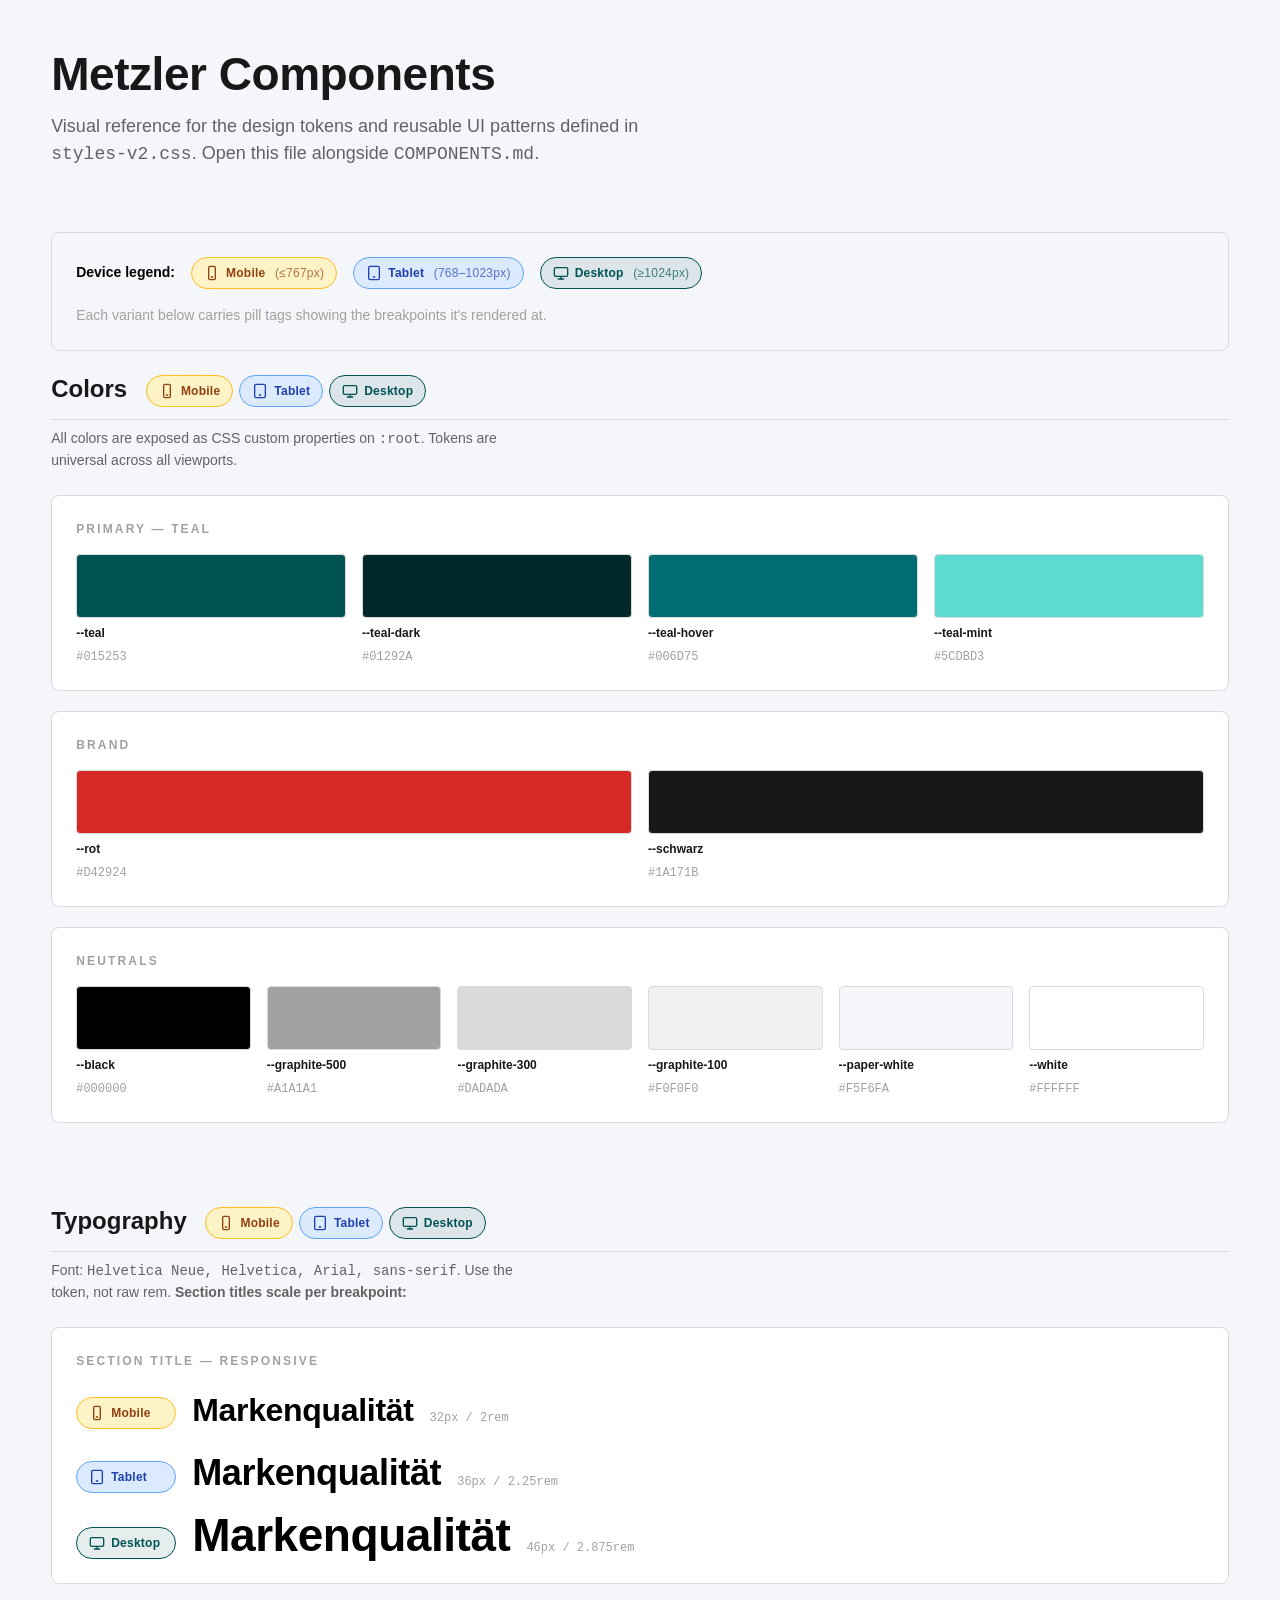
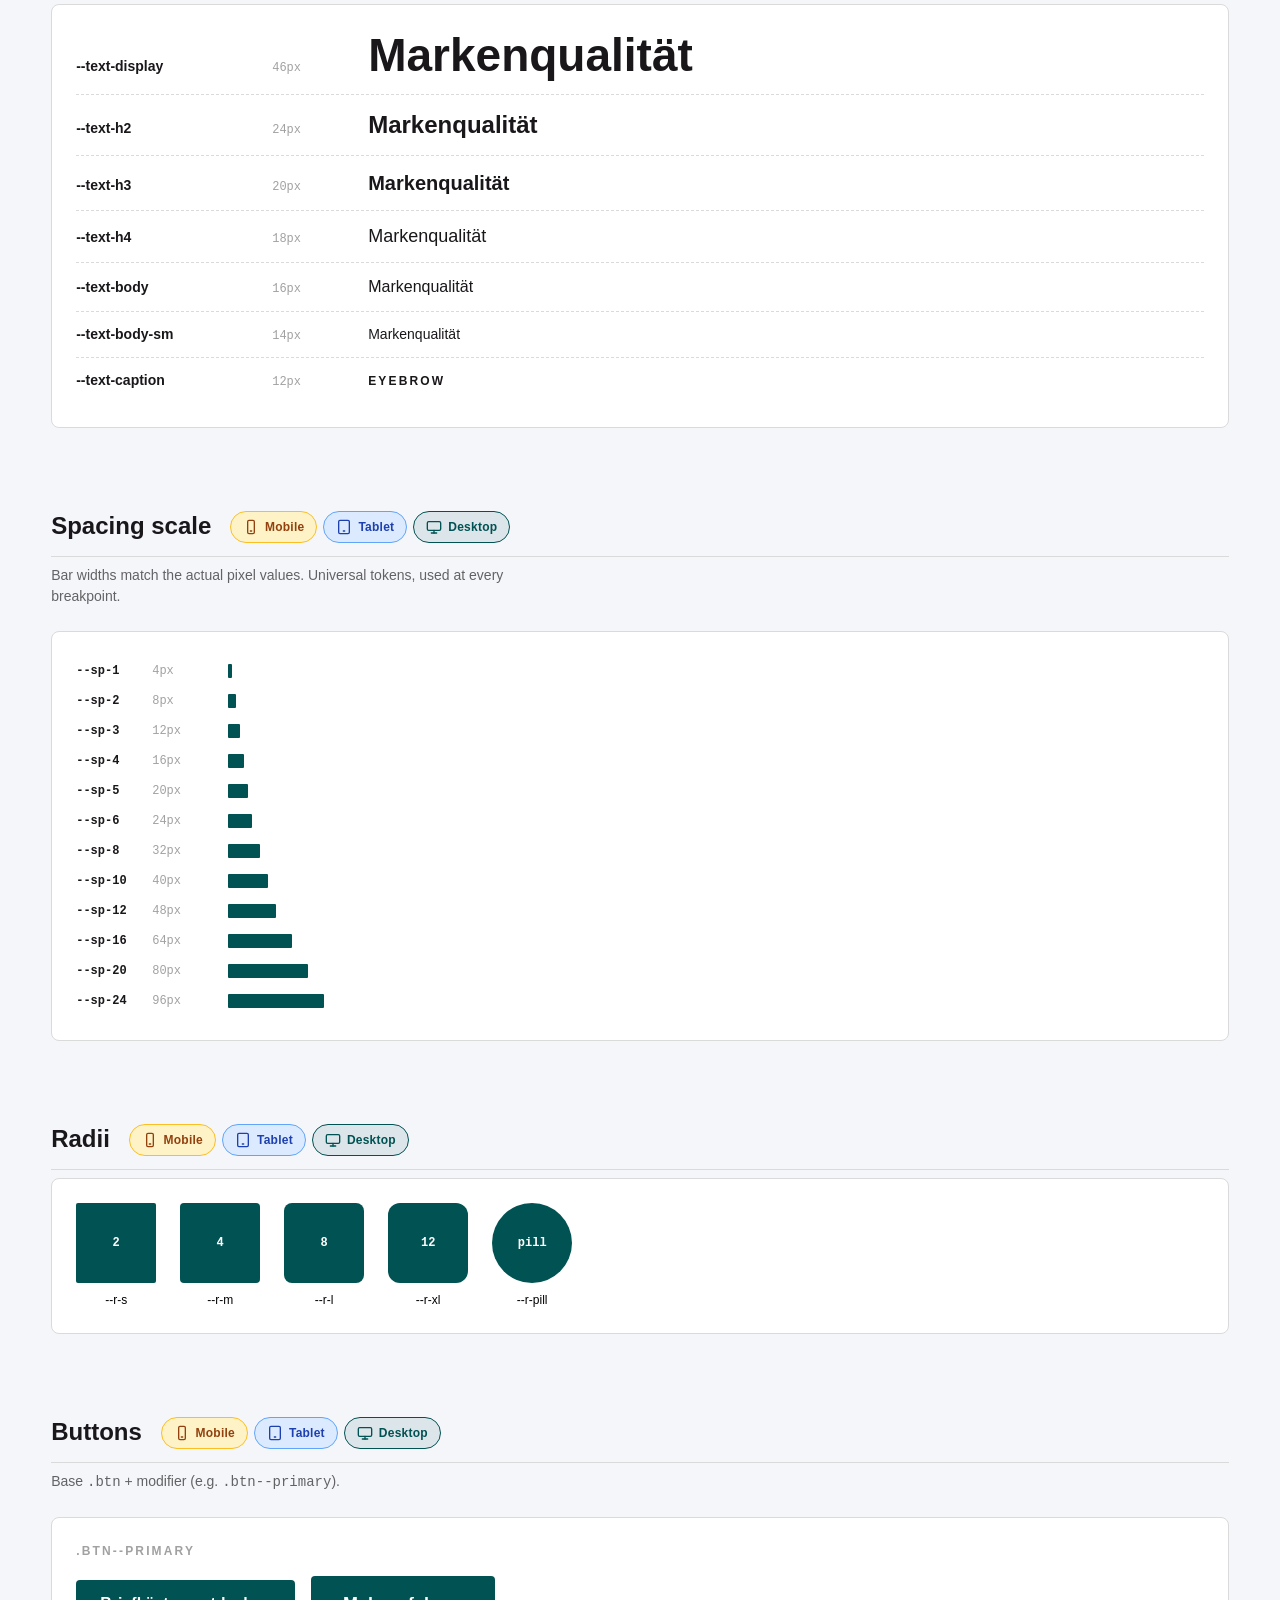
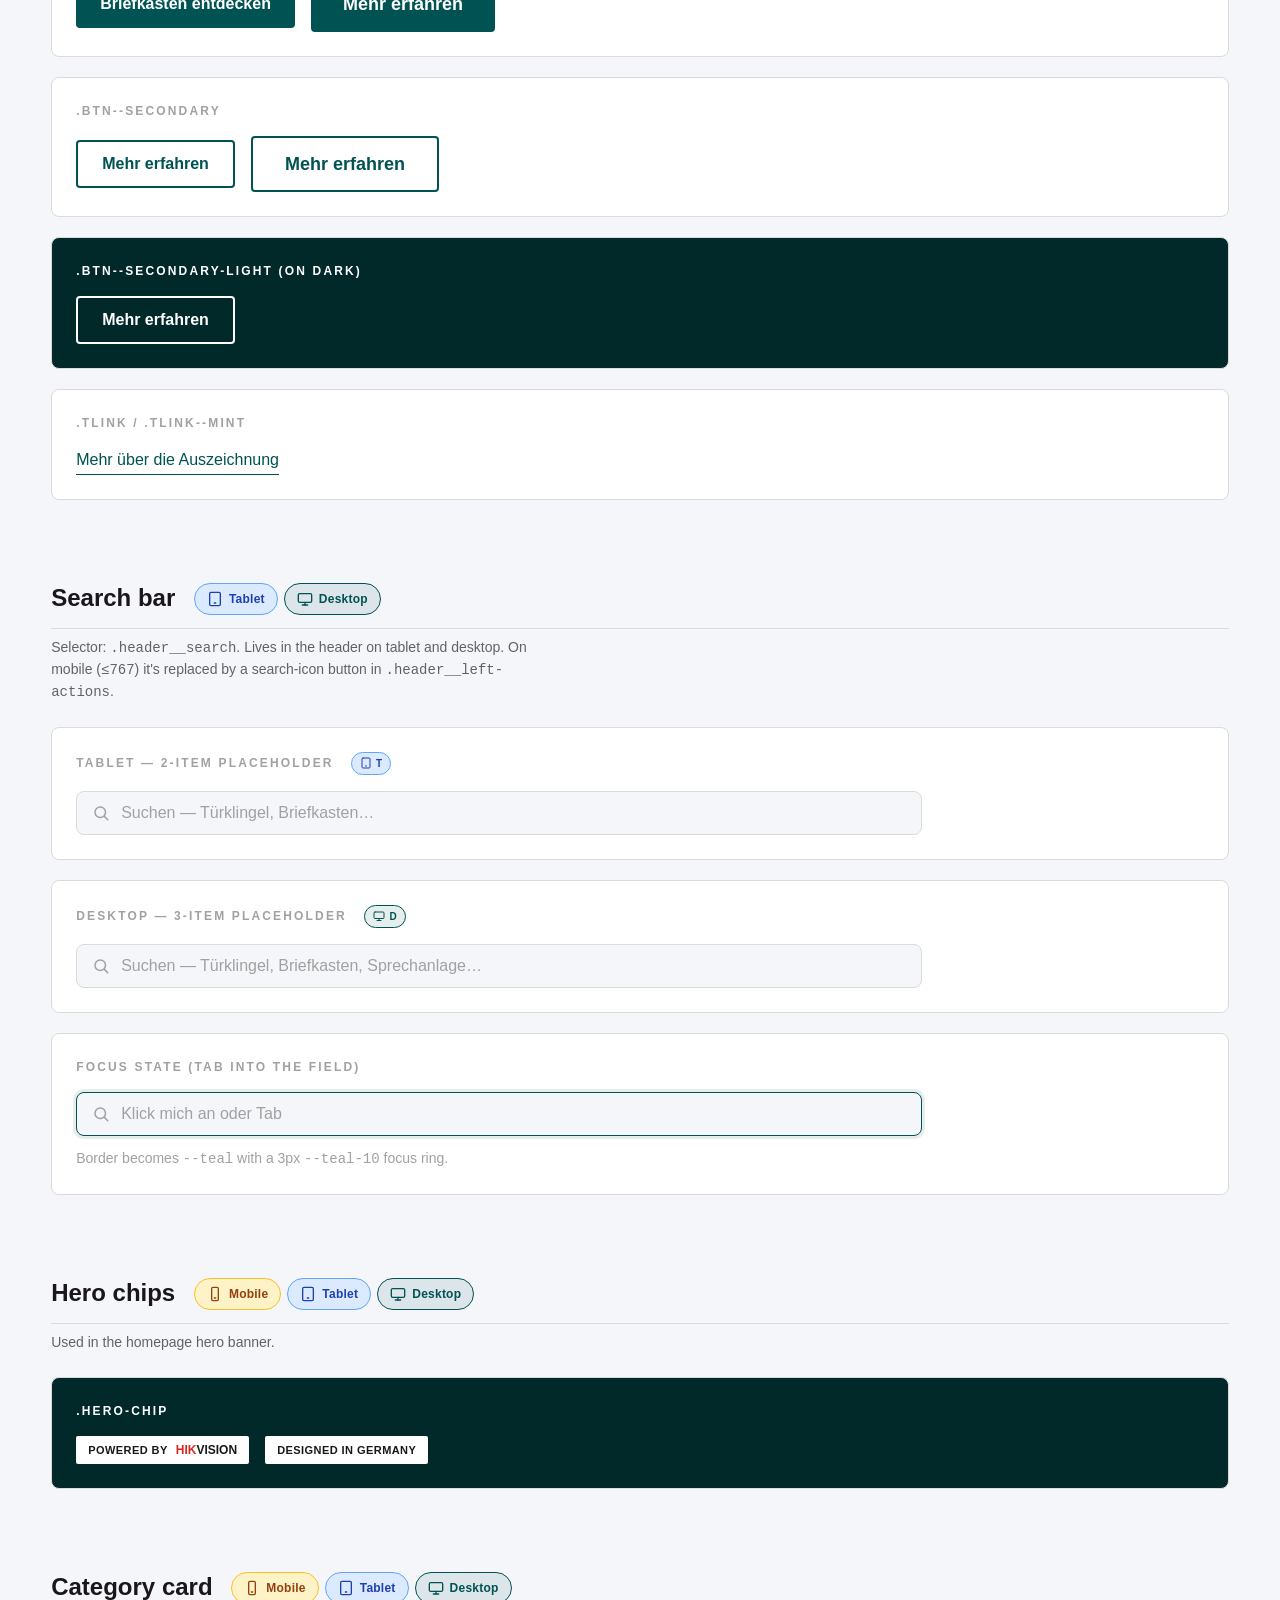
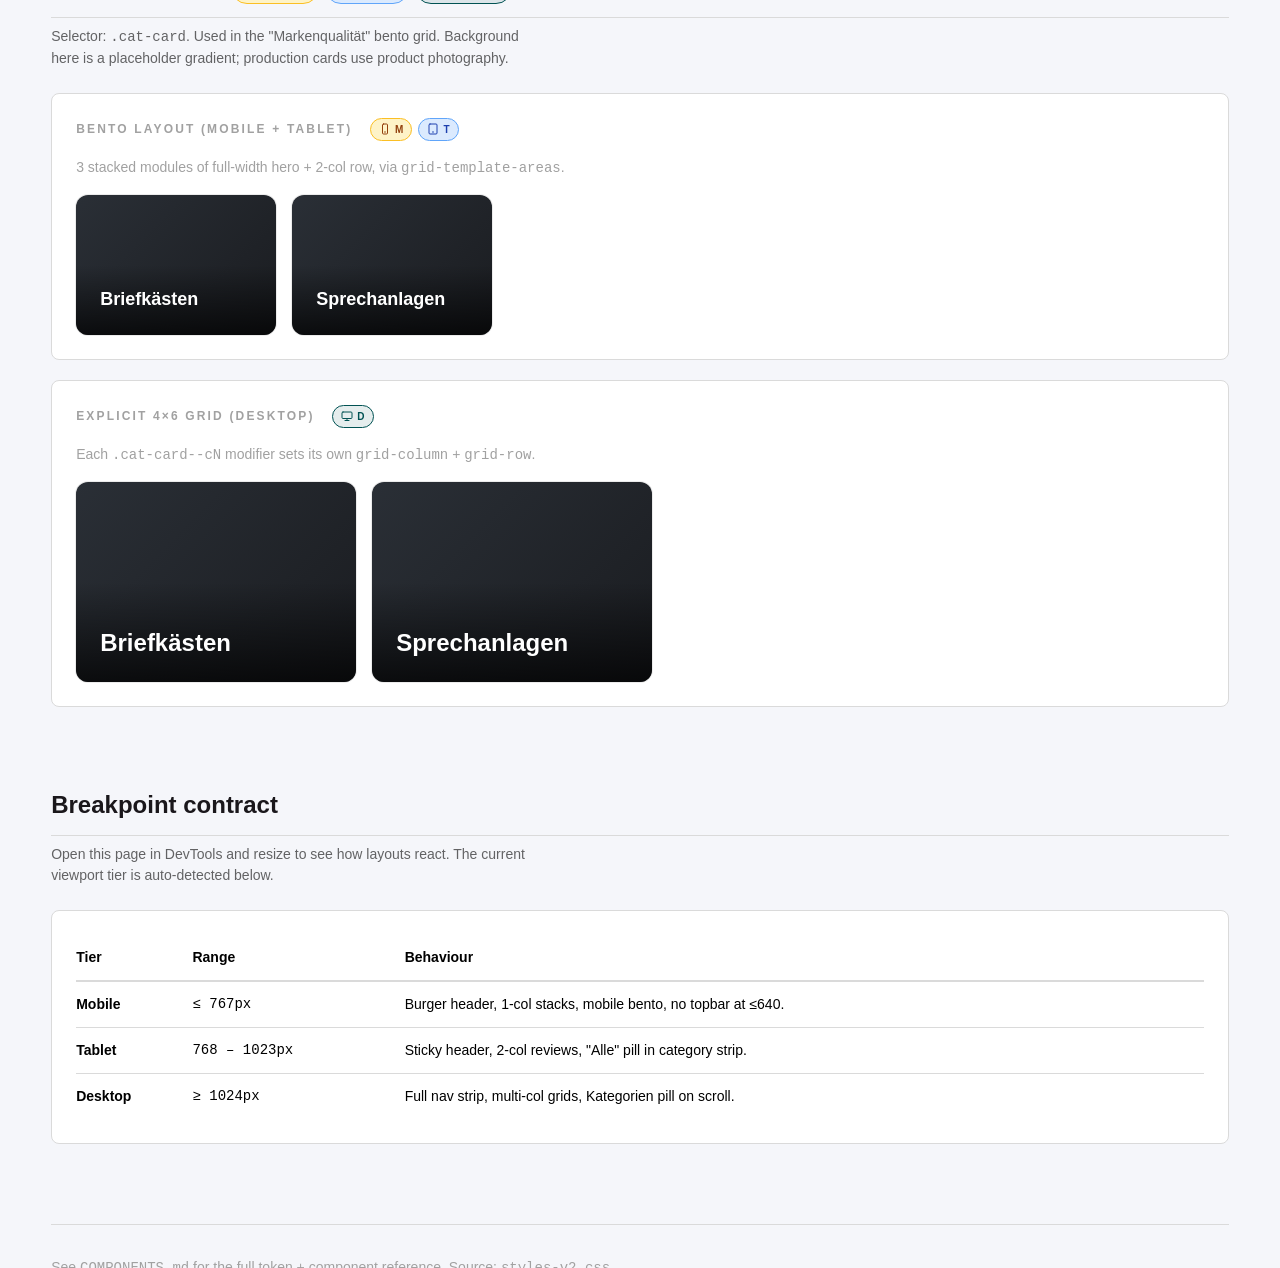
<file: components.html>
<!DOCTYPE html>
<html lang="de">
<head>
  <meta charset="UTF-8" />
  <meta name="viewport" content="width=device-width, initial-scale=1" />
  <title>Metzler — Components Preview</title>
  <link rel="stylesheet" href="styles-v2.css" />
  <style>
    /* Page chrome only — does NOT belong to the design system */
    body {
      background: var(--paper-white);
      padding: var(--sp-12) clamp(24px, 4vw, 56px);
    }
    .ref-h1 {
      font-size: var(--text-display);
      font-weight: 700;
      letter-spacing: -0.01em;
      line-height: var(--lh-display);
      color: var(--schwarz);
      margin-bottom: var(--sp-3);
    }
    .ref-sub {
      font-size: var(--text-h4);
      color: rgba(0, 0, 0, 0.6);
      margin-bottom: var(--sp-16);
      max-width: 64ch;
    }
    .ref-section { margin-bottom: var(--sp-20); }
    .ref-section-title {
      font-size: var(--text-h2);
      font-weight: 700;
      color: var(--schwarz);
      margin-bottom: var(--sp-2);
      padding-bottom: var(--sp-3);
      border-bottom: 1px solid var(--graphite-300);
    }
    .ref-section-desc {
      font-size: var(--text-body-sm);
      color: rgba(0, 0, 0, 0.6);
      margin-bottom: var(--sp-6);
      max-width: 64ch;
    }
    .ref-block {
      background: var(--white);
      border: 1px solid var(--graphite-300);
      border-radius: var(--r-l);
      padding: var(--sp-6);
      margin-bottom: var(--sp-5);
    }
    .ref-label {
      font-size: var(--text-caption);
      font-weight: 700;
      letter-spacing: 0.18em;
      text-transform: uppercase;
      color: var(--graphite-500);
      margin-bottom: var(--sp-4);
    }
    .ref-row { display: flex; flex-wrap: wrap; gap: var(--sp-4); align-items: center; }
    .ref-grid { display: grid; grid-template-columns: repeat(auto-fit, minmax(160px, 1fr)); gap: var(--sp-4); }

    /* Color swatches */
    .swatch {
      display: flex;
      flex-direction: column;
      gap: 6px;
      font-size: var(--text-caption);
      color: var(--schwarz);
    }
    .swatch__chip {
      height: 64px;
      border-radius: var(--r-m);
      border: 1px solid var(--graphite-300);
    }
    .swatch__name { font-weight: 700; }
    .swatch__hex { color: var(--graphite-500); font-family: ui-monospace, "SF Mono", Menlo, Consolas, monospace; }

    /* Type samples */
    .type-row {
      display: grid;
      grid-template-columns: 180px 80px 1fr;
      gap: var(--sp-4);
      align-items: baseline;
      padding-block: var(--sp-3);
      border-top: 1px dashed var(--graphite-300);
    }
    .type-row:first-child { border-top: 0; padding-top: 0; }
    .type-row__name { font-size: var(--text-body-sm); font-weight: 700; color: var(--schwarz); }
    .type-row__size { font-size: var(--text-caption); color: var(--graphite-500); font-family: ui-monospace, monospace; }
    .type-row__sample { color: var(--schwarz); }

    /* Spacing scale */
    .space-row {
      display: grid;
      grid-template-columns: 60px 60px 1fr;
      align-items: center;
      gap: var(--sp-4);
      padding-block: 6px;
    }
    .space-row__token { font-size: var(--text-caption); font-weight: 700; font-family: ui-monospace, monospace; color: var(--schwarz); }
    .space-row__px { font-size: var(--text-caption); color: var(--graphite-500); font-family: ui-monospace, monospace; }
    .space-row__bar {
      height: 14px;
      background: var(--teal);
      border-radius: var(--r-xs);
    }

    /* Radius samples */
    .radius-chip {
      display: flex;
      flex-direction: column;
      align-items: center;
      gap: var(--sp-2);
      font-size: var(--text-caption);
    }
    .radius-chip__box {
      width: 80px;
      height: 80px;
      background: var(--teal);
      display: flex;
      align-items: center;
      justify-content: center;
      color: var(--white);
      font-weight: 700;
      font-family: ui-monospace, monospace;
    }

    /* Trust badge demo wrapper */
    .demo-trust { width: 160px; }

    /* Device badge — shows which breakpoints a component is used in */
    .devices {
      display: inline-flex;
      gap: 6px;
      align-items: center;
      margin-left: var(--sp-3);
      vertical-align: middle;
    }
    .device-tag {
      display: inline-flex;
      align-items: center;
      gap: 6px;
      font-size: 12px;
      font-weight: 700;
      letter-spacing: 0.02em;
      padding: 6px 12px;
      border-radius: var(--r-pill);
      background: var(--white);
      color: var(--graphite-500);
      border: 1.5px solid var(--graphite-300);
      transition: all 0.18s ease;
    }
    .device-tag svg {
      width: 16px;
      height: 16px;
      stroke-width: 2;
      flex-shrink: 0;
    }
    .device-tag--mobile {
      background: #fef3c7;
      color: #92400e;
      border-color: #fbbf24;
    }
    .device-tag--tablet {
      background: #dbeafe;
      color: #1e40af;
      border-color: #60a5fa;
    }
    .device-tag--desktop {
      background: var(--teal-10);
      color: var(--teal);
      border-color: var(--teal);
    }
    .device-tag--off {
      opacity: 0.25;
      filter: grayscale(0.8);
    }

    /* Inline tags inside ref-blocks (per-variant device usage) */
    .ref-block-tags {
      display: inline-flex;
      gap: 6px;
      margin-left: var(--sp-3);
      vertical-align: middle;
    }
    .ref-block-tags .device-tag {
      font-size: 10px;
      padding: 3px 8px;
      gap: 4px;
    }
    .ref-block-tags .device-tag svg {
      width: 12px;
      height: 12px;
    }

    /* Cat-card demo (simplified — actual cards rely on real images) */
    .demo-cat {
      width: 280px;
      height: 200px;
      position: relative;
      border-radius: var(--r-xl);
      overflow: hidden;
      background: linear-gradient(135deg, #2a2f36 0%, #1a1c20 100%);
      isolation: isolate;
      box-shadow: 0 0 0 1px rgba(0, 0, 0, 0.08);
    }
    .demo-cat::after {
      content: "";
      position: absolute;
      inset: 0;
      background: linear-gradient(180deg, transparent 50%, rgba(0,0,0,0.7) 100%);
    }
    .demo-cat__body {
      position: absolute;
      bottom: 0; left: 0; right: 0;
      padding: var(--sp-6);
      color: var(--white);
      z-index: 1;
    }
    .demo-cat__title { font-size: var(--text-h2); font-weight: 700; line-height: 1.2; }
  </style>
</head>
<body>
  <!-- SVG icon sprite for device tags -->
  <svg width="0" height="0" style="position:absolute" aria-hidden="true">
    <defs>
      <symbol id="d-mobile" viewBox="0 0 24 24" fill="none" stroke="currentColor" stroke-linecap="round" stroke-linejoin="round">
        <rect x="7" y="2" width="10" height="20" rx="2"/>
        <line x1="11" y1="18" x2="13" y2="18"/>
      </symbol>
      <symbol id="d-tablet" viewBox="0 0 24 24" fill="none" stroke="currentColor" stroke-linecap="round" stroke-linejoin="round">
        <rect x="4" y="2" width="16" height="20" rx="2"/>
        <line x1="11" y1="18" x2="13" y2="18"/>
      </symbol>
      <symbol id="d-desktop" viewBox="0 0 24 24" fill="none" stroke="currentColor" stroke-linecap="round" stroke-linejoin="round">
        <rect x="2" y="4" width="20" height="13" rx="2"/>
        <line x1="8" y1="21" x2="16" y2="21"/>
        <line x1="12" y1="17" x2="12" y2="21"/>
      </symbol>
    </defs>
  </svg>

  <h1 class="ref-h1">Metzler Components</h1>
  <p class="ref-sub">Visual reference for the design tokens and reusable UI patterns defined in <code>styles-v2.css</code>. Open this file alongside <code>COMPONENTS.md</code>.</p>

  <div class="ref-block" style="display: flex; align-items: center; gap: var(--sp-4); flex-wrap: wrap; background: var(--paper-white);">
    <strong style="font-size: var(--text-body-sm);">Device legend:</strong>
    <span class="device-tag device-tag--mobile"><svg><use href="#d-mobile"/></svg>Mobile&nbsp;<span style="opacity:0.7;font-weight:500">(≤767px)</span></span>
    <span class="device-tag device-tag--tablet"><svg><use href="#d-tablet"/></svg>Tablet&nbsp;<span style="opacity:0.7;font-weight:500">(768–1023px)</span></span>
    <span class="device-tag device-tag--desktop"><svg><use href="#d-desktop"/></svg>Desktop&nbsp;<span style="opacity:0.7;font-weight:500">(≥1024px)</span></span>
    <span style="font-size: var(--text-body-sm); color: var(--graphite-500); flex-basis: 100%;">Each variant below carries pill tags showing the breakpoints it's rendered at.</span>
  </div>

  <!-- ─── COLORS ─── -->
  <section class="ref-section">
    <h2 class="ref-section-title">Colors
      <span class="devices">
        <span class="device-tag device-tag--mobile"><svg><use href="#d-mobile"/></svg>Mobile</span>
        <span class="device-tag device-tag--tablet"><svg><use href="#d-tablet"/></svg>Tablet</span>
        <span class="device-tag device-tag--desktop"><svg><use href="#d-desktop"/></svg>Desktop</span>
      </span>
    </h2>
    <p class="ref-section-desc">All colors are exposed as CSS custom properties on <code>:root</code>. Tokens are universal across all viewports.</p>

    <div class="ref-block">
      <div class="ref-label">Primary — teal</div>
      <div class="ref-grid">
        <div class="swatch"><div class="swatch__chip" style="background:#015253"></div><div class="swatch__name">--teal</div><div class="swatch__hex">#015253</div></div>
        <div class="swatch"><div class="swatch__chip" style="background:#01292A"></div><div class="swatch__name">--teal-dark</div><div class="swatch__hex">#01292A</div></div>
        <div class="swatch"><div class="swatch__chip" style="background:#006D75"></div><div class="swatch__name">--teal-hover</div><div class="swatch__hex">#006D75</div></div>
        <div class="swatch"><div class="swatch__chip" style="background:#5CDBD3"></div><div class="swatch__name">--teal-mint</div><div class="swatch__hex">#5CDBD3</div></div>
      </div>
    </div>

    <div class="ref-block">
      <div class="ref-label">Brand</div>
      <div class="ref-grid">
        <div class="swatch"><div class="swatch__chip" style="background:#D42924"></div><div class="swatch__name">--rot</div><div class="swatch__hex">#D42924</div></div>
        <div class="swatch"><div class="swatch__chip" style="background:#1A171B"></div><div class="swatch__name">--schwarz</div><div class="swatch__hex">#1A171B</div></div>
      </div>
    </div>

    <div class="ref-block">
      <div class="ref-label">Neutrals</div>
      <div class="ref-grid">
        <div class="swatch"><div class="swatch__chip" style="background:#000000"></div><div class="swatch__name">--black</div><div class="swatch__hex">#000000</div></div>
        <div class="swatch"><div class="swatch__chip" style="background:#A1A1A1"></div><div class="swatch__name">--graphite-500</div><div class="swatch__hex">#A1A1A1</div></div>
        <div class="swatch"><div class="swatch__chip" style="background:#DADADA"></div><div class="swatch__name">--graphite-300</div><div class="swatch__hex">#DADADA</div></div>
        <div class="swatch"><div class="swatch__chip" style="background:#F0F0F0"></div><div class="swatch__name">--graphite-100</div><div class="swatch__hex">#F0F0F0</div></div>
        <div class="swatch"><div class="swatch__chip" style="background:#F5F6FA"></div><div class="swatch__name">--paper-white</div><div class="swatch__hex">#F5F6FA</div></div>
        <div class="swatch"><div class="swatch__chip" style="background:#FFFFFF"></div><div class="swatch__name">--white</div><div class="swatch__hex">#FFFFFF</div></div>
      </div>
    </div>
  </section>

  <!-- ─── TYPOGRAPHY ─── -->
  <section class="ref-section">
    <h2 class="ref-section-title">Typography
      <span class="devices">
        <span class="device-tag device-tag--mobile"><svg><use href="#d-mobile"/></svg>Mobile</span>
        <span class="device-tag device-tag--tablet"><svg><use href="#d-tablet"/></svg>Tablet</span>
        <span class="device-tag device-tag--desktop"><svg><use href="#d-desktop"/></svg>Desktop</span>
      </span>
    </h2>
    <p class="ref-section-desc">Font: <code>Helvetica Neue, Helvetica, Arial, sans-serif</code>. Use the token, not raw rem. <strong>Section titles scale per breakpoint:</strong></p>

    <div class="ref-block">
      <div class="ref-label">Section title — responsive</div>
      <div style="display: grid; gap: var(--sp-3);">
        <div style="display: flex; align-items: baseline; gap: var(--sp-4);">
          <span class="device-tag device-tag--mobile" style="min-width: 100px"><svg><use href="#d-mobile"/></svg>Mobile</span>
          <span style="font-size: 2rem; font-weight: 700; letter-spacing: -0.01em;">Markenqualität</span>
          <span style="font-size: var(--text-caption); color: var(--graphite-500); font-family: ui-monospace, monospace;">32px / 2rem</span>
        </div>
        <div style="display: flex; align-items: baseline; gap: var(--sp-4);">
          <span class="device-tag device-tag--tablet" style="min-width: 100px"><svg><use href="#d-tablet"/></svg>Tablet</span>
          <span style="font-size: 2.25rem; font-weight: 700; letter-spacing: -0.01em;">Markenqualität</span>
          <span style="font-size: var(--text-caption); color: var(--graphite-500); font-family: ui-monospace, monospace;">36px / 2.25rem</span>
        </div>
        <div style="display: flex; align-items: baseline; gap: var(--sp-4);">
          <span class="device-tag device-tag--desktop" style="min-width: 100px"><svg><use href="#d-desktop"/></svg>Desktop</span>
          <span style="font-size: var(--text-display); font-weight: 700; letter-spacing: -0.01em; line-height: 1;">Markenqualität</span>
          <span style="font-size: var(--text-caption); color: var(--graphite-500); font-family: ui-monospace, monospace;">46px / 2.875rem</span>
        </div>
      </div>
    </div>
    <div class="ref-block">
      <div class="type-row"><span class="type-row__name">--text-display</span><span class="type-row__size">46px</span><span class="type-row__sample" style="font-size:var(--text-display); line-height:var(--lh-display); font-weight:700;">Markenqualität</span></div>
      <div class="type-row"><span class="type-row__name">--text-h2</span><span class="type-row__size">24px</span><span class="type-row__sample" style="font-size:var(--text-h2); font-weight:700;">Markenqualität</span></div>
      <div class="type-row"><span class="type-row__name">--text-h3</span><span class="type-row__size">20px</span><span class="type-row__sample" style="font-size:var(--text-h3); font-weight:700;">Markenqualität</span></div>
      <div class="type-row"><span class="type-row__name">--text-h4</span><span class="type-row__size">18px</span><span class="type-row__sample" style="font-size:var(--text-h4); font-weight:500;">Markenqualität</span></div>
      <div class="type-row"><span class="type-row__name">--text-body</span><span class="type-row__size">16px</span><span class="type-row__sample" style="font-size:var(--text-body);">Markenqualität</span></div>
      <div class="type-row"><span class="type-row__name">--text-body-sm</span><span class="type-row__size">14px</span><span class="type-row__sample" style="font-size:var(--text-body-sm);">Markenqualität</span></div>
      <div class="type-row"><span class="type-row__name">--text-caption</span><span class="type-row__size">12px</span><span class="type-row__sample" style="font-size:var(--text-caption); letter-spacing:0.18em; text-transform:uppercase; font-weight:700;">EYEBROW</span></div>
    </div>
  </section>

  <!-- ─── SPACING ─── -->
  <section class="ref-section">
    <h2 class="ref-section-title">Spacing scale
      <span class="devices">
        <span class="device-tag device-tag--mobile"><svg><use href="#d-mobile"/></svg>Mobile</span>
        <span class="device-tag device-tag--tablet"><svg><use href="#d-tablet"/></svg>Tablet</span>
        <span class="device-tag device-tag--desktop"><svg><use href="#d-desktop"/></svg>Desktop</span>
      </span>
    </h2>
    <p class="ref-section-desc">Bar widths match the actual pixel values. Universal tokens, used at every breakpoint.</p>
    <div class="ref-block">
      <div class="space-row"><span class="space-row__token">--sp-1</span><span class="space-row__px">4px</span><span class="space-row__bar" style="width:4px"></span></div>
      <div class="space-row"><span class="space-row__token">--sp-2</span><span class="space-row__px">8px</span><span class="space-row__bar" style="width:8px"></span></div>
      <div class="space-row"><span class="space-row__token">--sp-3</span><span class="space-row__px">12px</span><span class="space-row__bar" style="width:12px"></span></div>
      <div class="space-row"><span class="space-row__token">--sp-4</span><span class="space-row__px">16px</span><span class="space-row__bar" style="width:16px"></span></div>
      <div class="space-row"><span class="space-row__token">--sp-5</span><span class="space-row__px">20px</span><span class="space-row__bar" style="width:20px"></span></div>
      <div class="space-row"><span class="space-row__token">--sp-6</span><span class="space-row__px">24px</span><span class="space-row__bar" style="width:24px"></span></div>
      <div class="space-row"><span class="space-row__token">--sp-8</span><span class="space-row__px">32px</span><span class="space-row__bar" style="width:32px"></span></div>
      <div class="space-row"><span class="space-row__token">--sp-10</span><span class="space-row__px">40px</span><span class="space-row__bar" style="width:40px"></span></div>
      <div class="space-row"><span class="space-row__token">--sp-12</span><span class="space-row__px">48px</span><span class="space-row__bar" style="width:48px"></span></div>
      <div class="space-row"><span class="space-row__token">--sp-16</span><span class="space-row__px">64px</span><span class="space-row__bar" style="width:64px"></span></div>
      <div class="space-row"><span class="space-row__token">--sp-20</span><span class="space-row__px">80px</span><span class="space-row__bar" style="width:80px"></span></div>
      <div class="space-row"><span class="space-row__token">--sp-24</span><span class="space-row__px">96px</span><span class="space-row__bar" style="width:96px"></span></div>
    </div>
  </section>

  <!-- ─── RADII ─── -->
  <section class="ref-section">
    <h2 class="ref-section-title">Radii
      <span class="devices">
        <span class="device-tag device-tag--mobile"><svg><use href="#d-mobile"/></svg>Mobile</span>
        <span class="device-tag device-tag--tablet"><svg><use href="#d-tablet"/></svg>Tablet</span>
        <span class="device-tag device-tag--desktop"><svg><use href="#d-desktop"/></svg>Desktop</span>
      </span>
    </h2>
    <div class="ref-block">
      <div class="ref-row" style="gap: var(--sp-6)">
        <div class="radius-chip"><div class="radius-chip__box" style="border-radius: var(--r-s)">2</div><span>--r-s</span></div>
        <div class="radius-chip"><div class="radius-chip__box" style="border-radius: var(--r-m)">4</div><span>--r-m</span></div>
        <div class="radius-chip"><div class="radius-chip__box" style="border-radius: var(--r-l)">8</div><span>--r-l</span></div>
        <div class="radius-chip"><div class="radius-chip__box" style="border-radius: var(--r-xl)">12</div><span>--r-xl</span></div>
        <div class="radius-chip"><div class="radius-chip__box" style="border-radius: var(--r-pill)">pill</div><span>--r-pill</span></div>
      </div>
    </div>
  </section>

  <!-- ─── BUTTONS ─── -->
  <section class="ref-section">
    <h2 class="ref-section-title">Buttons
      <span class="devices">
        <span class="device-tag device-tag--mobile"><svg><use href="#d-mobile"/></svg>Mobile</span>
        <span class="device-tag device-tag--tablet"><svg><use href="#d-tablet"/></svg>Tablet</span>
        <span class="device-tag device-tag--desktop"><svg><use href="#d-desktop"/></svg>Desktop</span>
      </span>
    </h2>
    <p class="ref-section-desc">Base <code>.btn</code> + modifier (e.g. <code>.btn--primary</code>).</p>

    <div class="ref-block">
      <div class="ref-label">.btn--primary</div>
      <div class="ref-row">
        <button class="btn btn--primary">Briefkästen entdecken</button>
        <button class="btn btn--primary btn--lg">Mehr erfahren</button>
      </div>
    </div>

    <div class="ref-block">
      <div class="ref-label">.btn--secondary</div>
      <div class="ref-row">
        <button class="btn btn--secondary">Mehr erfahren</button>
        <button class="btn btn--secondary btn--lg">Mehr erfahren</button>
      </div>
    </div>

    <div class="ref-block" style="background: var(--teal-dark);">
      <div class="ref-label" style="color: var(--white)">.btn--secondary-light (on dark)</div>
      <div class="ref-row">
        <button class="btn btn--secondary-light">Mehr erfahren</button>
      </div>
    </div>

    <div class="ref-block">
      <div class="ref-label">.tlink / .tlink--mint</div>
      <div class="ref-row">
        <a href="#" class="tlink">Mehr über die Auszeichnung</a>
      </div>
    </div>
  </section>

  <!-- ─── SEARCH BAR ─── -->
  <section class="ref-section">
    <h2 class="ref-section-title">Search bar
      <span class="devices">
        <span class="device-tag device-tag--tablet"><svg><use href="#d-tablet"/></svg>Tablet</span>
        <span class="device-tag device-tag--desktop"><svg><use href="#d-desktop"/></svg>Desktop</span>
      </span>
    </h2>
    <p class="ref-section-desc">Selector: <code>.header__search</code>. Lives in the header on tablet and desktop. On mobile (<code>≤767</code>) it's replaced by a search-icon button in <code>.header__left-actions</code>.</p>

    <div class="ref-block">
      <div class="ref-label">Tablet — 2-item placeholder
        <span class="ref-block-tags">
          <span class="device-tag device-tag--tablet"><svg><use href="#d-tablet"/></svg>T</span>
        </span>
      </div>
      <div class="header__search" style="max-width: 560px;">
        <svg viewBox="0 0 24 24" fill="none" stroke="currentColor" stroke-width="2" stroke-linecap="round" stroke-linejoin="round" aria-hidden="true">
          <circle cx="11" cy="11" r="7"/>
          <line x1="21" y1="21" x2="16.5" y2="16.5"/>
        </svg>
        <input type="search" placeholder="Suchen — Türklingel, Briefkasten…" />
      </div>
    </div>

    <div class="ref-block">
      <div class="ref-label">Desktop — 3-item placeholder
        <span class="ref-block-tags">
          <span class="device-tag device-tag--desktop"><svg><use href="#d-desktop"/></svg>D</span>
        </span>
      </div>
      <div class="header__search" style="max-width: 846px;">
        <svg viewBox="0 0 24 24" fill="none" stroke="currentColor" stroke-width="2" stroke-linecap="round" stroke-linejoin="round" aria-hidden="true">
          <circle cx="11" cy="11" r="7"/>
          <line x1="21" y1="21" x2="16.5" y2="16.5"/>
        </svg>
        <input type="search" placeholder="Suchen — Türklingel, Briefkasten, Sprechanlage…" />
      </div>
    </div>

    <div class="ref-block">
      <div class="ref-label">Focus state (tab into the field)</div>
      <div class="header__search" style="max-width: 560px;">
        <svg viewBox="0 0 24 24" fill="none" stroke="currentColor" stroke-width="2" stroke-linecap="round" stroke-linejoin="round" aria-hidden="true">
          <circle cx="11" cy="11" r="7"/>
          <line x1="21" y1="21" x2="16.5" y2="16.5"/>
        </svg>
        <input type="search" placeholder="Klick mich an oder Tab" autofocus />
      </div>
      <p style="font-size: var(--text-body-sm); color: var(--graphite-500); margin-top: var(--sp-3);">Border becomes <code>--teal</code> with a 3px <code>--teal-10</code> focus ring.</p>
    </div>
  </section>

  <!-- ─── HERO CHIPS ─── -->
  <section class="ref-section">
    <h2 class="ref-section-title">Hero chips
      <span class="devices">
        <span class="device-tag device-tag--mobile"><svg><use href="#d-mobile"/></svg>Mobile</span>
        <span class="device-tag device-tag--tablet"><svg><use href="#d-tablet"/></svg>Tablet</span>
        <span class="device-tag device-tag--desktop"><svg><use href="#d-desktop"/></svg>Desktop</span>
      </span>
    </h2>
    <p class="ref-section-desc">Used in the homepage hero banner.</p>
    <div class="ref-block" style="background: var(--teal-dark)">
      <div class="ref-label" style="color: var(--white)">.hero-chip</div>
      <div class="ref-row">
        <span class="hero-chip">
          <span class="hero-chip__pre">POWERED BY</span>
          <span class="hero-chip__hikvision">HIK<span>VISION</span></span>
        </span>
        <span class="hero-chip">
          <span class="hero-chip__pre">DESIGNED IN GERMANY</span>
        </span>
      </div>
    </div>
  </section>

  <!-- ─── CATEGORY CARD ─── -->
  <section class="ref-section">
    <h2 class="ref-section-title">Category card
      <span class="devices">
        <span class="device-tag device-tag--mobile"><svg><use href="#d-mobile"/></svg>Mobile</span>
        <span class="device-tag device-tag--tablet"><svg><use href="#d-tablet"/></svg>Tablet</span>
        <span class="device-tag device-tag--desktop"><svg><use href="#d-desktop"/></svg>Desktop</span>
      </span>
    </h2>
    <p class="ref-section-desc">Selector: <code>.cat-card</code>. Used in the "Markenqualität" bento grid. Background here is a placeholder gradient; production cards use product photography.</p>

    <div class="ref-block">
      <div class="ref-label">Bento layout (mobile + tablet)
        <span class="ref-block-tags">
          <span class="device-tag device-tag--mobile"><svg><use href="#d-mobile"/></svg>M</span>
          <span class="device-tag device-tag--tablet"><svg><use href="#d-tablet"/></svg>T</span>
        </span>
      </div>
      <p style="font-size: var(--text-body-sm); color: var(--graphite-500); margin-bottom: var(--sp-4);">3 stacked modules of full-width hero + 2-col row, via <code>grid-template-areas</code>.</p>
      <div class="ref-row">
        <div class="demo-cat" style="width: 200px; height: 140px;">
          <div class="demo-cat__body"><div class="demo-cat__title" style="font-size: 18px;">Briefkästen</div></div>
        </div>
        <div class="demo-cat" style="width: 200px; height: 140px;">
          <div class="demo-cat__body"><div class="demo-cat__title" style="font-size: 18px;">Sprechanlagen</div></div>
        </div>
      </div>
    </div>

    <div class="ref-block">
      <div class="ref-label">Explicit 4×6 grid (desktop)
        <span class="ref-block-tags">
          <span class="device-tag device-tag--desktop"><svg><use href="#d-desktop"/></svg>D</span>
        </span>
      </div>
      <p style="font-size: var(--text-body-sm); color: var(--graphite-500); margin-bottom: var(--sp-4);">Each <code>.cat-card--cN</code> modifier sets its own <code>grid-column</code> + <code>grid-row</code>.</p>
      <div class="ref-row">
        <div class="demo-cat">
          <div class="demo-cat__body"><div class="demo-cat__title">Briefkästen</div></div>
        </div>
        <div class="demo-cat">
          <div class="demo-cat__body"><div class="demo-cat__title">Sprechanlagen</div></div>
        </div>
      </div>
    </div>
  </section>

  <!-- ─── BREAKPOINTS ─── -->
  <section class="ref-section">
    <h2 class="ref-section-title">Breakpoint contract</h2>
    <p class="ref-section-desc">Open this page in DevTools and resize to see how layouts react. The current viewport tier is auto-detected below.</p>
    <div class="ref-block">
      <table style="width: 100%; border-collapse: collapse; font-size: var(--text-body-sm);">
        <thead>
          <tr style="text-align: left; border-bottom: 2px solid var(--graphite-300);">
            <th style="padding: 12px 0; font-weight: 700;">Tier</th>
            <th style="padding: 12px 0; font-weight: 700;">Range</th>
            <th style="padding: 12px 0; font-weight: 700;">Behaviour</th>
          </tr>
        </thead>
        <tbody>
          <tr style="border-bottom: 1px solid var(--graphite-300);">
            <td style="padding: 12px 0;"><strong>Mobile</strong></td>
            <td style="padding: 12px 0; font-family: ui-monospace, monospace;">≤ 767px</td>
            <td style="padding: 12px 0;">Burger header, 1-col stacks, mobile bento, no topbar at ≤640.</td>
          </tr>
          <tr style="border-bottom: 1px solid var(--graphite-300);">
            <td style="padding: 12px 0;"><strong>Tablet</strong></td>
            <td style="padding: 12px 0; font-family: ui-monospace, monospace;">768 – 1023px</td>
            <td style="padding: 12px 0;">Sticky header, 2-col reviews, "Alle" pill in category strip.</td>
          </tr>
          <tr>
            <td style="padding: 12px 0;"><strong>Desktop</strong></td>
            <td style="padding: 12px 0; font-family: ui-monospace, monospace;">≥ 1024px</td>
            <td style="padding: 12px 0;">Full nav strip, multi-col grids, Kategorien pill on scroll.</td>
          </tr>
        </tbody>
      </table>
    </div>
  </section>

  <footer style="margin-top: var(--sp-20); padding-top: var(--sp-8); border-top: 1px solid var(--graphite-300); font-size: var(--text-body-sm); color: var(--graphite-500);">
    See <code>COMPONENTS.md</code> for the full token + component reference. Source: <code>styles-v2.css</code>.
  </footer>
</body>
</html>
</file>
<file: styles-v2.css>
/* ============================================================
   Metzler — Edelstahl-Tuerklingel.de · Premium Homepage Redesign
   Built on the official Metzler Design System (v1.0)
   ============================================================

   BREAKPOINT CONTRACT
   -------------------
   Mobile   : ≤ 767px
   Tablet   : 768px – 1023px
   Desktop  : ≥ 1024px

   New responsive rules MUST target one of these three tiers.
   Legacy queries (≤720, ≤900, ≤1100, ≤1280) remain in place
   for now but should be migrated section-by-section. Do not
   add new queries with non-standard bounds.
   ============================================================ */

/* ── Tokens ── */
:root {
  /* Colors — Primary */
  --teal: #015253;         /* DS teal-500 — primary CTA fill */
  --teal-600: #014A4B;     /* DS teal-600 — button hover/pressed */
  --teal-dark: #01292A;    /* DS teal-700 — button active */
  --teal-100: #E6EEEE;     /* DS teal-100 — secondary button hover fill */
  --teal-hover: #006D75;
  --teal-mint: #5CDBD3;
  --teal-5: rgba(1, 82, 83, 0.05);
  --teal-10: rgba(1, 82, 83, 0.10);

  /* Colors — Brand & status */
  --rot: #D42924;
  --schwarz: #1A171B;
  --green: #009951;
  --red-default: #C90000;

  /* Colors — Neutrals */
  --black: #000000;
  --black-80: rgba(0, 0, 0, 0.8);
  --white: #FFFFFF;
  --white-50: rgba(255, 255, 255, 0.5);
  --graphite-500: #A1A1A1;
  --graphite-300: #DADADA;
  --graphite-100: #F0F0F0;
  --paper-white: #F5F6FA;
  --text-muted: #6A6A6A;        /* muted caption ink — matches About us eyebrows */

  /* Type scale */
  --text-display: 2.875rem;     /* 46 */
  --text-h1: 1.875rem;          /* 30 */
  --text-h2: 1.5rem;            /* 24 */
  --text-h3: 1.25rem;           /* 20 */
  --text-h4: 1.125rem;          /* 18 */
  --text-body: 1rem;            /* 16 */
  --text-body-sm: 0.875rem;     /* 14 */
  --text-caption: 0.75rem;      /* 12 */

  --lh-display: 1.15;
  --lh-heading: 1.3;
  --lh-body: 1.5;

  /* Spacing scale */
  --sp-1: 4px;
  --sp-2: 8px;
  --sp-3: 12px;
  --sp-4: 16px;
  --sp-5: 20px;
  --sp-6: 24px;
  --sp-8: 32px;
  --sp-10: 40px;
  --sp-12: 48px;
  --sp-16: 64px;
  --sp-20: 80px;
  --sp-24: 96px;

  /* Radius */
  --r-xs: 1px;
  --r-s: 2px;
  --r-m: 4px;
  --r-l: 8px;
  --r-xl: 12px;
  --r-xxl: 20px;
  --r-pill: 9999px;

  /* Shadows */
  --shadow-sm: 0 1px 2px rgba(0, 0, 0, 0.04), 0 1px 1px rgba(0, 0, 0, 0.03);
  --shadow-md: 0 4px 12px rgba(0, 0, 0, 0.08);
  --shadow-lg: 0 12px 32px rgba(0, 0, 0, 0.12);
  --shadow-xl: 0 24px 64px rgba(0, 0, 0, 0.18);

  /* Layout */
  --container: 1380px;
  --gutter: var(--sp-6);
  --section-y: var(--sp-20);
}

/* ── Reset ── */
*, *::before, *::after { box-sizing: border-box; }
html { -webkit-text-size-adjust: 100%; scroll-behavior: smooth; }
body {
  margin: 0;
  font-family: "Helvetica Neue", Helvetica, Arial, sans-serif;
  font-size: var(--text-body);
  line-height: var(--lh-body);
  color: var(--black);
  background: var(--white);
  -webkit-font-smoothing: antialiased;
}
img, svg { display: block; max-width: 100%; }
a { color: inherit; text-decoration: none; }
button { font: inherit; cursor: pointer; border: 0; background: none; color: inherit; }
ul, ol { padding: 0; margin: 0; list-style: none; }
h1, h2, h3, h4, h5, h6, p { margin: 0; }

/* ── Utilities ── */
.container {
  width: 100%;
  max-width: var(--container);
  margin: 0 auto;
  padding-inline: clamp(var(--sp-6), 4vw, 56px);
}

/* Desktop (≥1440): match the main metzler site (edelstahl-tuerklingel.de)
   — a flat 1600px container with 100px gutters (1400px content), held at
   that cap on every larger screen so the layout stays consistent with the
   rest of the site instead of stretching out on wide monitors. */
@media (min-width: 1440px) {
  :root { --container: 1600px; }
  .container { padding-inline: 100px; }
}
.section { padding-block: var(--section-y); }
.eyebrow {
  font-size: var(--text-caption);
  font-weight: 700;
  letter-spacing: 0.15em;
  line-height: 1.4;
  text-transform: uppercase;
  color: var(--text-muted);
  margin-bottom: var(--sp-5);
}
.section-title {
  font-size: var(--text-display);
  font-weight: 700;
  line-height: var(--lh-display);
  color: var(--schwarz);
  letter-spacing: -0.01em;
}
.section-sub {
  margin-top: var(--sp-5);
  font-size: var(--text-h4);
  line-height: 1.5;
  color: rgba(0, 0, 0, 0.72);
  max-width: 56ch;
}

/* ── Buttons (per design system) ── */
.btn {
  display: inline-flex;
  align-items: center;
  gap: 7px;
  height: 48px;
  padding: 0 var(--sp-6);
  border-radius: var(--r-m);
  font-size: var(--text-body);
  font-weight: 700;
  line-height: 1;
  transition: background 0.18s ease, color 0.18s ease, border-color 0.18s ease, transform 0.18s ease;
  white-space: nowrap;
}
/* Buttons follow the design system: primary = teal-500 fill, hover
   teal-600, active teal-700; secondary = 2px outline, hover teal-100,
   active teal fill; secondary-light (on dark) = white outline, hover
   white 10%, active white fill / teal text. */
.btn--primary { background: var(--teal); color: var(--white); }
.btn--primary:hover { background: var(--teal-600); }
.btn--primary:active { background: var(--teal-dark); }
.btn--secondary {
  background: transparent;
  color: var(--teal);
  border: 2px solid var(--teal);
}
.btn--secondary:hover { background: var(--teal-100); }
.btn--secondary:active { background: var(--teal); color: var(--white); }
.btn--secondary-light {
  background: transparent;
  color: var(--white);
  border: 2px solid var(--white);
}
.btn--secondary-light:hover { background: rgba(255, 255, 255, 0.1); }
.btn--secondary-light:active { background: var(--white); color: var(--teal); }
.btn--arrow { padding-right: var(--sp-5); }
.btn--arrow svg { width: 9px; height: 16px; }
.btn--lg { height: 56px; padding-inline: var(--sp-8); font-size: var(--text-h4); }

/* Text link with underline accent */
.tlink {
  display: inline-flex;
  align-items: center;
  gap: 6px;
  font-weight: 500;
  color: var(--teal);
  border-bottom: 1.5px solid currentColor;
  padding-bottom: 2px;
}
.tlink:hover { color: var(--teal-hover); }
.tlink--mint { color: var(--teal-mint); }

/* ============================================================
   1. Sticky Header
   ============================================================ */
.topbar {
  background: var(--teal);
  color: var(--white);
  font-size: var(--text-caption);
}
.topbar__inner {
  display: flex;
  align-items: center;
  justify-content: space-between;
  height: 36px;
  gap: var(--sp-6);
}
.topbar__claims {
  display: flex;
  gap: var(--sp-6);
  align-items: center;
}
.topbar__claims li {
  display: flex;
  align-items: center;
  gap: 6px;
  color: rgba(255, 255, 255, 0.85);
}
.topbar__links {
  display: flex;
  gap: var(--sp-8);
  color: rgba(255, 255, 255, 0.85);
}
.topbar__links a:hover { color: var(--teal-mint); }

.header {
  position: sticky;
  top: 0;
  z-index: 50;
  background: var(--white);
  border-bottom: 1px solid var(--graphite-300);
}
.header__main {
  display: grid;
  grid-template-columns: auto 1fr auto;
  align-items: center;
  gap: var(--sp-10);
  height: 80px;
}
.header__logo img { height: 36px; }
.header__search {
  position: relative;
  width: 100%;
  max-width: 846px;
  justify-self: center;
}
.header__search input {
  width: 100%;
  height: 44px;
  padding: 0 var(--sp-5) 0 44px;
  background: var(--paper-white);
  border: 1px solid var(--graphite-300);
  border-radius: var(--r-l);
  font-size: var(--text-body);
  color: var(--black);
}
.header__search input::placeholder { color: var(--graphite-500); }
/* Replace the browser default clear-X (which Chrome/Edge tint with
   the system accent colour — usually blue) with a custom SVG in
   --graphite-500 so it matches the magnifier on the left. */
.header__search input::-webkit-search-cancel-button {
  -webkit-appearance: none;
  appearance: none;
  width: 16px;
  height: 16px;
  margin-left: 8px;
  cursor: pointer;
  background:
    url("data:image/svg+xml;utf8,<svg xmlns='http://www.w3.org/2000/svg' viewBox='0 0 24 24' fill='none' stroke='%23A1A1A1' stroke-width='2.2' stroke-linecap='round'><line x1='6' y1='6' x2='18' y2='18'/><line x1='6' y1='18' x2='18' y2='6'/></svg>")
    center / contain no-repeat;
  opacity: 0.85;
  transition: opacity 0.15s ease;
}
.header__search input::-webkit-search-cancel-button:hover { opacity: 1; }
.header__search input:focus {
  outline: none;
  border-color: var(--teal);
  box-shadow: 0 0 0 3px var(--teal-10);
}
.header__search svg {
  position: absolute;
  left: 16px;
  top: 50%;
  transform: translateY(-50%);
  width: 18px;
  height: 18px;
  color: var(--graphite-500);
}
.header__icons {
  display: flex;
  gap: var(--sp-2);
  justify-self: end;
  margin-right: -12px;
}

/* Hamburger button — hidden on desktop, shown on ≤720 */
.header__burger {
  display: none;
  width: 44px;
  height: 44px;
  background: transparent;
  border: 0;
  padding: 12px;
  cursor: pointer;
  flex-direction: column;
  justify-content: space-between;
  align-items: stretch;
}
/* Mobile-only search icon — hidden on desktop */
.header__search-icon {
  display: none;
}
/* Mobile-only left-actions wrapper — display: contents on desktop so
   the burger/search children (both display:none) don't add a grid slot */
.header__left-actions { display: contents; }
.header__burger span {
  display: block;
  height: 2px;
  background: var(--schwarz);
  border-radius: 1px;
}

/* ============================================================
   Mobile slide-in nav (≤720px)
   ============================================================ */
.mobile-nav {
  position: fixed;
  inset: 0;
  z-index: 1000;
  visibility: hidden;
  opacity: 0;
  transition: opacity 0.25s ease, visibility 0.25s;
}
.mobile-nav.is-open { visibility: visible; opacity: 1; }
.mobile-nav__backdrop {
  position: absolute;
  inset: 0;
  background: rgba(0, 0, 0, 0.55);
  backdrop-filter: blur(2px);
}
.mobile-nav__panel {
  position: absolute;
  top: 0; left: 0; bottom: 0;
  width: min(86vw, 380px);
  background: var(--white);
  display: flex;
  flex-direction: column;
  transform: translateX(-100%);
  transition: transform 0.3s cubic-bezier(0.22, 1, 0.36, 1);
  box-shadow: 4px 0 32px rgba(0, 0, 0, 0.2);
}
/* On mobile the drawer fills the entire viewport — full width
   AND full height — so it covers the sticky header / topbar
   completely. Reads as a true full-screen overlay. Uses
   position: fixed directly on the panel (not absolute inside
   the .mobile-nav parent) to avoid iOS Safari quirks where
   sticky-header stacking contexts intercept the drawer. */
@media (max-width: 767px) {
  .mobile-nav { z-index: 1100 !important; }
  .mobile-nav__panel {
    position: fixed !important;
    top: 0 !important;
    left: 0 !important;
    right: 0 !important;
    bottom: 0 !important;
    width: 100vw !important;
    height: 100vh !important;
    height: 100dvh !important;
    max-width: none !important;
    box-shadow: none !important;
    z-index: 1101 !important;
    margin: 0 !important;
    padding: 0 !important;
  }
}
.mobile-nav.is-open .mobile-nav__panel { transform: translateX(0); }
.mobile-nav__head {
  display: flex;
  align-items: center;
  justify-content: space-between;
  padding: var(--sp-5) var(--sp-6);
  border-bottom: 1px solid var(--graphite-300);
}
.mobile-nav__head img { height: 28px; }
.mobile-nav__close {
  width: 36px;
  height: 36px;
  border: 0;
  background: transparent;
  font-size: 28px;
  line-height: 1;
  cursor: pointer;
  color: var(--schwarz);
}
.mobile-nav nav { flex: 1; overflow-y: auto; padding: var(--sp-3) 0; }
.mobile-nav ul { list-style: none; margin: 0; padding: 0; }
.mobile-nav li { border-bottom: 1px solid var(--graphite-300); }
.mobile-nav a {
  display: block;
  padding: var(--sp-5) var(--sp-6);
  color: var(--schwarz);
  font-size: var(--text-body);
  font-weight: 600;
  text-decoration: none;
}
.mobile-nav a:active { background: var(--paper-white); }
.mobile-nav__cta {
  padding: var(--sp-5) var(--sp-6);
  border-top: 1px solid var(--graphite-300);
}
.mobile-nav__cta .btn { width: 100%; justify-content: center; }

/* ============================================================
   Sticky bottom action bar (≤720px)
   ============================================================ */
.mobile-bar {
  display: none;
  position: fixed;
  bottom: 0; left: 0; right: 0;
  z-index: 900;
  background: var(--white);
  border-top: 1px solid var(--graphite-300);
  box-shadow: 0 -2px 12px rgba(0, 0, 0, 0.08);
  padding: 8px env(safe-area-inset-right, 0) env(safe-area-inset-bottom, 8px) env(safe-area-inset-left, 0);
}
.mobile-bar__action {
  flex: 1;
  display: flex;
  flex-direction: column;
  align-items: center;
  gap: 4px;
  padding: 8px 4px;
  color: var(--schwarz);
  text-decoration: none;
  font-size: 11px;
  font-weight: 600;
  letter-spacing: 0.02em;
}
.mobile-bar__action svg,
.mobile-bar__action img { width: 22px; height: 22px; }
.mobile-bar__action--accent { color: var(--teal); }

@media (max-width: 720px) {
  .header__burger { display: flex; }
  .header__main { grid-template-columns: auto 1fr auto; }
  .header__nav { display: none; }
  /* Mobile sticky action bar removed — no bottom padding needed */
  .mobile-bar { display: none !important; }
  body { padding-bottom: 0; }
}

/* ============================================================
   MOBILE HEADER LOCK (≤720px) — placed AFTER all other mobile
   media queries so it wins the cascade against earlier rules.
   ============================================================ */
@media (max-width: 720px) {
  .header {
    position: sticky;
    top: 0;
    z-index: 90;
    background: var(--white);
  }
  /* 3-col grid: [burger+search group] | logo | [profile+cart group]
     Both side groups are flex containers with identical structure,
     guaranteeing pixel-perfect mirroring across the header. */
  .header__main {
    grid-template-columns: auto 1fr auto !important;
    gap: 0 !important;
    height: 64px !important;
    padding-block: 0 !important;
  }
  /* Left-actions flex container mirrors .header__icons exactly */
  .header__left-actions {
    display: flex;
    gap: 0;
    justify-self: start;
    margin-left: -13px;
  }
  /* Search bar hidden — replaced by icon button */
  .header__search { display: none !important; }

  /* Unified header buttons — burger, search, profile, cart all
     render identically: 48x48 frame, 22x22 glyph, pill radius */
  .header__burger,
  .header__search-icon,
  .icon-btn {
    width: 48px !important;
    height: 48px !important;
    padding: 0;
    background: transparent;
    border: 0;
    border-radius: var(--r-pill);
    color: var(--schwarz);
    cursor: pointer;
    display: inline-flex !important;
    align-items: center;
    justify-content: center;
    margin: 0;
  }
  .header__burger svg { width: 22px !important; height: 18px !important; color: var(--schwarz); }
  .header__search-icon svg { width: 20px !important; height: 21px !important; color: var(--schwarz); }
  .icon-btn svg,
  .icon-btn img { width: 22px !important; height: 22px !important; }

  /* Icons row has no internal gap so cart sits flush against profile,
     matching the burger-to-search adjacency */
  .header__icons { gap: 0 !important; margin-right: -13px !important; }

  /* Individual button margins reset — spacing handled by parent
     .header__left-actions flex container, mirroring .header__icons */
  .header__burger,
  .header__search-icon { margin-left: 0 !important; }

  /* Logo — center-aligned in its grid column */
  .header__logo { justify-self: center; }
  .header__logo img { height: 24px; }
}

/* Tablet header block moved to end of file to win source-order
   priority over the ≤900 block. See "TABLET HEADER" at bottom. */

/* ============================================================
   DESKTOP LOCK (≥1024px) — explicit guarantees so mobile rules
   from any earlier media query can NEVER leak onto desktop.
   ============================================================ */
@media (min-width: 1024px) {
  /* Mobile-only chrome is forced hidden on desktop. mobile-nav
     drawer is NOT force-hidden — it uses visibility/opacity for
     its own animation (visibility:hidden by default, visible on
     .is-open), so the desktop "Kategorien" button can open it. */
  .header__burger,
  .header__search-icon,
  .mobile-bar { display: none !important; }

  /* Scrolled state — body gains .is-scrolled when scrollY exceeds
     a threshold. The category strip hides and the compact
     "Kategorien" pill appears in the top row as its replacement. */
  body.is-scrolled .header__nav { display: none !important; }
  body.is-scrolled .header__kategorien { display: inline-flex; }

  /* Desktop horizontal nav is forced visible */
  .header__nav { display: block !important; }

  /* Search bar stays integrated into the top header row */
  .header__search {
    grid-column: auto !important;
    order: 0 !important;
    max-width: 846px !important;
    padding-bottom: 0 !important;
  }

  /* Header row stays its desktop height + grid columns */
  .header__main {
    grid-template-columns: auto 1fr auto !important;
    height: 80px !important;
    padding-block: 0 !important;
    gap: var(--sp-10) !important;
  }

  /* Body padding-bottom (mobile bar safe zone) removed */
  body { padding-bottom: 0 !important; }

  /* Re-flow header top row when scrolled — must come AFTER the
     desktop lock .header__main override above so it wins on
     source order despite !important on both sides. */
  body.is-scrolled .header__main {
    grid-template-columns: auto auto 1fr auto !important;
    gap: var(--sp-5) !important;
  }

  /* Desktop drawer — anchored below the sticky header (top: 80px)
     and no backdrop dim, so the rest of the page stays fully
     visible. Drawer keeps its default slide-from-left animation. */
  /* Let clicks outside the panel reach underlying elements (e.g.
     the Kategorien button) so it can act as a toggle. Re-enable
     pointer events only on the panel itself. */
  .mobile-nav { pointer-events: none; }
  .mobile-nav__panel { top: 80px; pointer-events: auto; }
  .mobile-nav__backdrop { display: none; }
  .mobile-nav__head { display: none; }

  /* Drawer rows on desktop: layout text on the left and a right
     chevron on the right of each link. */
  .mobile-nav a {
    display: flex;
    align-items: center;
    justify-content: space-between;
    gap: var(--sp-5);
  }
  .mobile-nav a::after {
    content: "";
    flex: 0 0 auto;
    width: 8px;
    height: 8px;
    border-right: 2px solid var(--graphite-500);
    border-top: 2px solid var(--graphite-500);
    transform: rotate(45deg);
    transition: border-color 0.15s ease, transform 0.15s ease;
  }
  .mobile-nav a:hover::after {
    border-color: var(--teal);
    transform: rotate(45deg) translate(2px, -2px);
  }
}
.icon-btn {
  width: 52px;
  height: 52px;
  display: inline-flex;
  align-items: center;
  justify-content: center;
  border-radius: var(--r-pill);
  color: var(--schwarz);
  position: relative;
}
.icon-btn:hover { background: var(--paper-white); }
.icon-btn svg,
.icon-btn img { width: 28px; height: 28px; }
.icon-btn .badge {
  position: absolute;
  top: 6px;
  right: 6px;
  min-width: 16px;
  height: 16px;
  padding: 0 4px;
  background: var(--teal);
  color: var(--white);
  border-radius: var(--r-pill);
  font-size: 10px;
  font-weight: 700;
  display: inline-flex;
  align-items: center;
  justify-content: center;
}

.header__nav {
  border-top: 1px solid var(--graphite-300);
}
.header__nav ul {
  display: flex;
  gap: var(--sp-4);
  height: 52px;
  align-items: center;
  justify-content: space-between;
  overflow-x: auto;
  scrollbar-width: none;
}
.header__nav ul::-webkit-scrollbar { display: none; }
.header__nav a {
  font-size: var(--text-body);
  font-weight: 500;
  color: var(--black);
  white-space: nowrap;
  padding-block: 6px;
  border-bottom: 2px solid transparent;
}
.header__nav a:hover { color: var(--teal); border-bottom-color: var(--teal); }
.header__nav a.is-featured {
  color: var(--teal);
  font-weight: 700;
}

/* "Kategorien" button in the top header row — visible only on
   desktop when the page is scrolled (body.is-scrolled). At rest,
   the full category strip is shown below; on scroll, the strip
   hides and this button replaces it as a compact entry point. */
.header__kategorien {
  display: none;
  align-items: center;
  gap: 10px;
  height: 40px;
  padding: 0 18px;
  background: var(--teal);
  color: var(--white);
  border-radius: var(--r-m);
  font-size: var(--text-body);
  font-weight: 700;
  letter-spacing: 0.01em;
  cursor: pointer;
  flex-shrink: 0;
  transition: background 0.18s ease;
}
.header__kategorien:hover { background: var(--teal-hover); }
.header__kategorien-icon { width: 18px; height: 15px; display: block; }

/* "Alle" button inside the category strip — visible only on tablet
   (768–1023). Hidden on mobile and desktop. */
.header__nav-all {
  display: none;
  align-items: center;
  gap: 10px;
  height: 36px;
  padding: 0 14px;
  background: var(--teal);
  color: var(--white);
  border-radius: var(--r-m);
  font-size: var(--text-body-sm);
  font-weight: 700;
  letter-spacing: 0.01em;
  cursor: pointer;
  flex: 0 0 auto;
  transition: background 0.18s ease;
}
.header__nav-all:hover { background: var(--teal-hover); }
.header__nav-all-icon {
  width: 16px;
  height: 13px;
  display: block;
}

/* Legacy .hero / .hero__* block removed — the homepage now uses
   .hero-banner instead. */

/* ============================================================
   3. Trust Bar
   ============================================================ */
/* Timeline of awards & proof — flip-card badges (ported from About us).
   Desktop: 7-badge row. Tablet/mobile: swipeable rail with arrows. */
.trustbar {
  background: var(--paper-white);
  /* padding-block inherits .section's var(--section-y) so the trust bar
     breathes at the same rhythm as every other content section. */
}
.trustbar::before { display: none; content: none; }
.trustbar__head {
  text-align: center;
  max-width: 720px;
  margin: 0 auto clamp(32px, 4vw, 48px);
}
.trustbar__rail {
  list-style: none;
  margin: 0;
  padding: 0;
  display: grid;
  grid-template-columns: repeat(7, 1fr);
  gap: clamp(8px, 1vw, 16px);
  position: relative;
}
.trustbar__rail::before {
  content: "";
  position: absolute;
  top: 56px;
  left: 6%;
  right: 6%;
  height: 1px;
  background: var(--graphite-300);
  z-index: 0;
}
.trustbar__item {
  position: relative;
  display: flex;
  flex-direction: column;
  align-items: center;
  text-align: center;
  padding: 0 clamp(4px, 0.6vw, 10px);
  cursor: default;
  outline: none;
}
.trustbar__icon {
  position: relative;
  z-index: 2;
  width: 112px;
  height: 112px;
  perspective: 1000px;
  background: transparent;
  border: 0;
}
.trustbar__face {
  position: absolute;
  inset: 0;
  display: grid;
  place-items: center;
  background: var(--white);
  border: 1px solid var(--graphite-300);
  border-radius: var(--r-l);
  box-shadow: 0 6px 22px rgba(0,0,0,0.05);
  backface-visibility: hidden;
  -webkit-backface-visibility: hidden;
  transition: transform 600ms cubic-bezier(.2, .7, .2, 1), box-shadow 320ms ease, border-color 320ms ease;
}
.trustbar__face--front { z-index: 2; transform: rotateY(0deg); }
.trustbar__face--back {
  z-index: 1;
  transform: rotateY(180deg);
  background: var(--white);
  border: 1px solid var(--teal);
  color: var(--schwarz);
  padding: 14px 12px;
  text-align: center;
  gap: 4px;
}
.trustbar__face--back strong {
  display: block;
  font-size: var(--text-body-sm);
  font-weight: 700;
  line-height: 1.15;
  color: var(--teal);
  letter-spacing: -0.005em;
}
.trustbar__face--back span {
  display: block;
  font-size: 11px;
  font-weight: 500;
  letter-spacing: 0.04em;
  line-height: 1.3;
  color: var(--text-muted);
}
.trustbar__cue-text {
  display: inline-flex;
  align-items: center;
  gap: 4px;
  margin-top: 8px;
  font-size: 11px;
  font-weight: 600;
  letter-spacing: 0.04em;
  color: var(--teal);
  text-decoration: underline;
  text-underline-offset: 3px;
  text-decoration-thickness: 1px;
  opacity: 0;
  transform: translateY(-2px);
  pointer-events: none;
  transition: opacity 220ms ease, transform 220ms ease;
}
.trustbar__cue-text svg { width: 12px; height: 12px; }
.trustbar__item.is-flipped .trustbar__cue-text,
.trustbar__item:hover .trustbar__cue-text,
.trustbar__item:focus-within .trustbar__cue-text,
.trustbar__item:focus-visible .trustbar__cue-text {
  opacity: 1;
  transform: translateY(0);
  pointer-events: auto;
}
.trustbar__face--front img,
.trustbar__face--front svg {
  width: 64px;
  height: 64px;
  object-fit: contain;
  display: block;
}
.trustbar__item:nth-child(1) .trustbar__face--front img { width: 62px; height: 62px; }
.trustbar__item:nth-child(2) .trustbar__face--front img { width: 86px; height: 86px; }
.trustbar__item:nth-child(3) .trustbar__face--front img { width: 64px; height: 64px; }
.trustbar__item:nth-child(4) .trustbar__face--front img { width: 86px; height: 86px; }
.trustbar__item:nth-child(5) .trustbar__face--front img { width: 94px; height: 94px; }
.trustbar__item:nth-child(6) .trustbar__face--front img { width: 94px; height: 94px; }
.trustbar__item:nth-child(7) .trustbar__face--front img { width: 70px; height: 70px; }
.trustbar__node { display: none; }
.trustbar__title {
  margin: clamp(20px, 2vw, 28px) 0 4px;
  font-size: var(--text-body-sm);
  font-weight: 700;
  letter-spacing: -0.005em;
  color: var(--schwarz);
  line-height: 1.3;
}
.trustbar__sub {
  margin: 0;
  font-size: var(--text-caption);
  font-weight: 500;
  letter-spacing: 0.04em;
  text-transform: uppercase;
  color: var(--text-muted);
  line-height: 1.4;
  white-space: nowrap;
}
.trustbar__item--link { cursor: pointer; }

/* Strip viewport + scroll arrows */
.strip-viewport { position: relative; }
.strip-arrow {
  position: absolute;
  top: 50%;
  transform: translateY(-50%);
  z-index: 3;
  width: 40px;
  height: 40px;
  border-radius: var(--r-m);
  border: 1px solid var(--graphite-300);
  background: var(--white);
  color: var(--schwarz);
  display: grid;
  place-items: center;
  cursor: pointer;
  box-shadow: 0 2px 10px rgba(0, 0, 0, 0.18);
  transition: background 0.15s ease, color 0.15s ease, border-color 0.15s ease, opacity 0.22s ease;
}
.strip-arrow svg { width: 24px; height: 24px; stroke-width: 1.5; }
.strip-arrow--prev { left: 8px; }
.strip-arrow--prev svg { transform: rotate(180deg); }
.strip-arrow--next { right: 8px; }
@media (hover: hover) {
  .strip-arrow:hover { background: var(--teal); color: var(--white); border-color: var(--teal); }
}
.strip-arrow:focus-visible { outline: none; box-shadow: 0 0 0 3px rgba(1,82,83,0.10); }
.strip-arrow.is-hidden { opacity: 0; pointer-events: none; }
@media (min-width: 1280px) { .strip-arrow { display: none; } }

/* Tablet/mobile: viewport breaks to the screen edge; arrows pull back to the page margin */
@media (max-width: 1279px) {
  .trustbar__viewport { margin-inline: calc(-1 * clamp(var(--sp-6), 4vw, 56px)); }
  .trustbar__viewport .strip-arrow--prev { left: clamp(var(--sp-6), 4vw, 56px); }
  .trustbar__viewport .strip-arrow--next { right: clamp(var(--sp-6), 4vw, 56px); }
}
/* Tablet/mobile: rail becomes a swipeable single-row scroller */
@media (max-width: 1279px) {
  .trustbar__rail {
    display: flex;
    flex-wrap: nowrap;
    grid-template-columns: none;
    gap: var(--sp-6);
    overflow-x: auto;
    overflow-y: hidden;
    scroll-snap-type: x mandatory;
    -webkit-overflow-scrolling: touch;
    scrollbar-width: none;
    padding-bottom: var(--sp-2);
    margin-bottom: calc(-1 * var(--sp-2));
    padding-inline: clamp(var(--sp-6), 4vw, 56px);
  }
  .trustbar__rail::-webkit-scrollbar { display: none; }
  .trustbar__rail::before { display: none; }
  .trustbar__item {
    flex: 0 0 clamp(150px, 30%, 160px);
    scroll-snap-align: start;
  }
  .trustbar__sub { white-space: normal; }
}
@media (min-width: 768px) and (max-width: 1279px) {
  .trustbar__rail { scroll-padding-inline: clamp(var(--sp-6), 4vw, 56px); }
}
/* Flip interaction */
.trustbar__item:hover,
.trustbar__item:focus-visible { z-index: 5; }
@media (hover: hover) {
  .trustbar__item:hover .trustbar__face--front { transform: rotateY(-180deg); }
  .trustbar__item:hover .trustbar__face--back { transform: rotateY(0deg); box-shadow: 0 14px 32px rgba(0,0,0,0.18); }
}
.trustbar__item:focus-visible .trustbar__face--front,
.trustbar__item.is-hinting .trustbar__face--front,
.trustbar__item.is-flipped .trustbar__face--front { transform: rotateY(-180deg); }
.trustbar__item:focus-visible .trustbar__face--back,
.trustbar__item.is-hinting .trustbar__face--back,
.trustbar__item.is-flipped .trustbar__face--back { transform: rotateY(0deg); box-shadow: 0 14px 32px rgba(0,0,0,0.18); }
@media (max-width: 767px) {
  .trustbar__rail { gap: var(--sp-2); }
  .trustbar__item { flex: 0 0 44%; min-width: 150px; padding-inline: 2px; }
  .trustbar__item:active .trustbar__face--front { transform: rotateY(-180deg); }
  .trustbar__item:active .trustbar__face--back { transform: rotateY(0deg); }
}
@media (prefers-reduced-motion: reduce) {
  .trustbar__face { transition: none !important; }
  .trustbar__item:hover .trustbar__face--front,
  .trustbar__item:focus-visible .trustbar__face--front { transform: none; }
  .trustbar__item:hover .trustbar__face--back,
  .trustbar__item:focus-visible .trustbar__face--back { transform: rotateY(180deg); }
}

/* ============================================================
   4. Hero Banner (XDM10) — built from scratch.
   No <img> tags. Single background-image on the section,
   layered under a left-to-right gradient that fades the image
   into pure black. Zero seams, fully responsive.
   ============================================================ */
/* Monolithic Canvas: single seamless black environment. The device
   sits directly on the website floor — no frame, no box, no seam. */
.hero-banner {
  position: relative;
  isolation: isolate;
  overflow: hidden;
  color: var(--white);
  min-height: 540px;
  /* Top key light (warm white wash from upper-left) layered above slate base */
  background:
    radial-gradient(ellipse 75% 60% at 25% 0%, rgba(255, 255, 255, 0.07) 0%, rgba(255, 255, 255, 0.02) 35%, transparent 70%),
    #0E0F12;
  display: flex;
  align-items: stretch;
}

/* Floor reflection — extended ellipse beneath the device */
.hero-banner::before {
  content: "";
  position: absolute;
  bottom: 0;
  left: 0;
  right: 0;
  height: 40%;
  background:
    /* Wide horizontal floor wash — bridges across the entire bottom */
    linear-gradient(to top, rgba(40, 45, 50, 0.2) 0%, rgba(40, 45, 50, 0.08) 40%, transparent 100%),
    /* Secondary soft wash extending toward the text block */
    radial-gradient(
      ellipse 110% 90% at 25% 100%,
      rgba(55, 60, 68, 0.2) 0%,
      rgba(40, 45, 50, 0.1) 45%,
      transparent 85%
    ),
    /* Primary reflection ellipse beneath device — wider proportional spread */
    radial-gradient(
      ellipse 200% 110% at 50% 100%,
      rgba(85, 92, 100, 0.42) 0%,
      rgba(65, 72, 80, 0.32) 18%,
      rgba(48, 53, 60, 0.22) 38%,
      rgba(32, 36, 42, 0.12) 60%,
      rgba(20, 22, 26, 0.05) 80%,
      transparent 100%
    );
  z-index: 0;
  pointer-events: none;
}

/* Magazine-edge hairline at bottom */
.hero-banner::after {
  content: "";
  position: absolute;
  left: 0; right: 0; bottom: 0;
  height: 1px;
  background: linear-gradient(90deg,
    transparent 0%,
    rgba(255,255,255,0.08) 25%,
    rgba(255,255,255,0.08) 75%,
    transparent 100%);
  z-index: 5;
  pointer-events: none;
}

/* Product stage — anchored right, monumental scale */
.hero-banner__stage {
  position: absolute;
  top: 0;
  bottom: 0;
  left: 35%;
  /* Right edge aligns with the .container's right padding at every
     breakpoint — same formula as .hero-banner__copy's margin-left,
     mirrored. Keeps the device image within the overall layout
     grid instead of bleeding to the viewport edge. */
  --hero-pad: clamp(var(--sp-6), 4vw, 56px);
  right: max(var(--hero-pad), calc((100vw - var(--container)) / 2 + var(--hero-pad)));
  z-index: 1;
  pointer-events: none;
  display: flex;
  align-items: center;
  justify-content: flex-end;
}
@media (min-width: 1440px) {
  .hero-banner__stage {
    /* Flat 100px gutter matches the .container's padding-inline above,
       so the stage's right edge aligns exactly with the container edge
       and stays put on every screen ≥1440 (same cap as the container). */
    --hero-pad: 100px;
    right: max(var(--hero-pad), calc((100vw - var(--container)) / 2 + var(--hero-pad)));
  }
}

.hero-banner__poster {
  height: 105%;
  width: auto;
  max-width: none;
  object-fit: contain;
  object-position: right center;
  /* No transform — poster stays within the stage box so its right
     edge aligns with the container's right padding (matches the
     header's cart-icon column). */
  transform: none;
  mix-blend-mode: screen;
  filter: brightness(1.05) contrast(1.06);
  /* Aggressive left-edge mask — hides the photo's natural spotlight halo
     completely until well past the empty zone, eliminating the vertical
     light streak between the text column and the device. */
  -webkit-mask-image: linear-gradient(to right, transparent 0%, transparent 28%, rgba(0,0,0,0.25) 36%, rgba(0,0,0,0.7) 44%, #000 52%, #000 100%);
  mask-image: linear-gradient(to right, transparent 0%, transparent 28%, rgba(0,0,0,0.25) 36%, rgba(0,0,0,0.7) 44%, #000 52%, #000 100%);
  /* Mirror reflection beneath the product — fades from 35% opacity to 0
     creating a real photographic floor reflection of the device */
  /* Long, atmospheric reflection falloff — 20% at top decays smoothly
     to 0% across an extended distance, no horizontal cut, no sharp edge. */
  -webkit-box-reflect: below -2% linear-gradient(to bottom, rgba(255,255,255,0.20) 0%, rgba(255,255,255,0.17) 12%, rgba(255,255,255,0.13) 28%, rgba(255,255,255,0.09) 45%, rgba(255,255,255,0.05) 65%, rgba(255,255,255,0.02) 82%, rgba(255,255,255,0.005) 92%, transparent 100%);
}

.hero-banner__reddot {
  position: absolute;
  bottom: 8%;
  right: 27%;
  width: 22%;
  max-width: 220px;
  height: auto;
  z-index: 2;
  pointer-events: none;
  opacity: 0.98;
}

/* Copy — left rail mirrors .container's effective content edge
   (container's outer auto-margin + padding-inline) so the hero text
   starts at the exact same x-position as header/nav/trust bar
   regardless of viewport size. */
.hero-banner__copy {
  --hero-pad: clamp(var(--sp-6), 4vw, 56px);
  position: relative;
  z-index: 3;
  align-self: center;
  margin-left: max(var(--hero-pad), calc((100vw - var(--container)) / 2 + var(--hero-pad)));
  margin-right: var(--sp-6);
  max-width: 880px;
  padding-block: var(--sp-10);
}
@media (min-width: 1440px) {
  .hero-banner__copy {
    /* Flat 100px gutter mirrors the .container padding so the copy's
       left rail aligns to the same grid edge on every screen ≥1440. */
    --hero-pad: 100px;
    margin-left: max(var(--hero-pad), calc((100vw - var(--container)) / 2 + var(--hero-pad)));
    max-width: 1100px;
  }
}

.hero-banner__title {
  font-size: clamp(1.75rem, 3.06vw, 2.7rem);
  line-height: 1.3;
  font-weight: 700;
  color: var(--white);
  letter-spacing: -0.015em;
  max-width: 32ch;
  min-height: 2.6em;
}
.hero-banner__break { display: none; }
@media (min-width: 1801px) {
  .hero-banner__title { max-width: none; }
  .hero-banner__break { display: initial; }
}

/* Pill chips — Hikvision + Designed in Germany */
.hero-banner__chips {
  display: flex;
  gap: var(--sp-4);
  margin-top: var(--sp-5);
  flex-wrap: wrap;
}
.hero-chip {
  display: inline-flex;
  align-items: center;
  gap: 8px;
  height: 28px;
  padding: 0 12px;
  background: var(--white);
  color: var(--schwarz);
  border-radius: var(--r-s);
  font-size: 11px;
  font-weight: 700;
  letter-spacing: 0.04em;
  text-transform: uppercase;
}
.hero-chip__pre { color: var(--schwarz); }
.hero-chip__hikvision {
  font-weight: 900;
  color: var(--rot);
  letter-spacing: 0;
  font-size: 12px;
}
.hero-chip__hikvision span { color: var(--schwarz); }
.hero-chip__flag {
  width: 18px;
  height: 12px;
  border-radius: 1px;
  overflow: hidden;
}

.hero-banner__body {
  margin-top: var(--sp-6);
  font-size: var(--text-body);
  line-height: 1.75;
  color: rgba(255, 255, 255, 0.85);
  max-width: 80ch;
  min-height: 3.5em;
}

.hero-banner__ctas {
  margin-top: var(--sp-8);
  display: grid;
  grid-template-columns: 1fr 1fr;
  gap: var(--sp-6);
  max-width: 720px;
}
.hero-banner__cta {
  height: 44px;
  justify-content: center;
  font-size: var(--text-body);
  padding-inline: var(--sp-8);
}
.hero-banner__cta--secondary {
  background: transparent;
  color: var(--white);
  border: none;
  box-shadow: inset 0 0 0 1.5px var(--white);
}
.hero-banner__cta--secondary:hover { background: rgba(255, 255, 255, 0.08); }

/* Vertical rhythm scales up on large screens for premium spacing */
@media (min-width: 1440px) {
  .hero-banner__chips { margin-top: var(--sp-6); }
  .hero-banner__body { margin-top: 28px; }
  .hero-banner__ctas { margin-top: var(--sp-10); }
  /* .hero-banner__stage right is set by the container-aligned rule
     in the @media (min-width: 1440px) block above (near .hero-banner__stage). */
}
@media (min-width: 1920px) {
  .hero-banner__chips { margin-top: 28px; }
  .hero-banner__body { margin-top: var(--sp-8); }
  .hero-banner__ctas { margin-top: var(--sp-12); }
  .hero-banner__stage { left: 50%; }
}

/* Tablet: hero stage shifts further right to avoid copy collision,
   product image scales down */
@media (max-width: 1280px) {
  .hero-banner__stage { left: 60%; }
  .hero-banner__copy { max-width: 620px; }
}

/* Mobile only: stack copy above product. Tablet (768–1023) keeps
   the desktop side-by-side layout, tuned by the ≤1280 rule above. */
@media (max-width: 767px) {
  .hero-banner {
    min-height: auto;
    flex-direction: column;
    padding-block: var(--sp-10);
  }
  /* Hide both decorative pseudos on mobile — the floor reflection
     would bleed into the body text area, and the bottom hairline
     adds a stray gradient line under the CTAs. */
  .hero-banner::before,
  .hero-banner::after { display: none; }
  .hero-banner__stage {
    position: relative;
    left: 0;
    width: 100%;
    height: 360px;
    order: -1;
    /* Clip any image overflow (including the webkit box-reflect)
       so nothing bleeds beneath the stage on mobile. */
    overflow: hidden;
  }
  .hero-banner__copy {
    margin-left: var(--sp-6);
    margin-right: var(--sp-6);
    max-width: none;
    padding-block: 0;
  }
  .hero-banner__title {
    font-size: var(--text-h2);
    max-width: none;
    /* Match the .hero-banner__chips margin-top below the title so the
       space above and below the title text is consistent. */
    margin-top: var(--sp-5);
  }
  .hero-banner__ctas { grid-template-columns: 1fr; max-width: none; }
  .hero-banner__poster {
    height: 100%;
    width: 100%;
    transform: none;
    /* Bias the focal point upward so the reflective ground at the
       bottom of the source reads with the same visual weight as the
       spotlight glow above the device. */
    object-fit: cover;
    object-position: center 35%;
    mix-blend-mode: normal;
    filter: none;
    -webkit-mask-image: none;
    mask-image: none;
    /* Disable the desktop webkit mirror reflection — it doubles the
       device beneath the poster on mobile. */
    -webkit-box-reflect: none;
  }
  .hero-banner__reddot {
    width: 32%;
    max-width: 220px;
    min-width: 120px;
    /* Mobile-specific nudge: shift 70px further left than the
       inherited desktop right: 27%. */
    right: calc(27% + 70px);
  }
}

/* Legacy .config / .config__* block removed — the Configurator
   Teaser section was dropped from the page. */

/* ============================================================
   6. Category Grid
   ============================================================ */
.cats__head {
  display: flex;
  justify-content: space-between;
  align-items: end;
  gap: var(--sp-8);
  margin-bottom: var(--sp-12);
}
/* Asymmetric grid based on user reference layout:
   4 columns × 4 rows.
   Row 1 (300px): small | Sprechanlagen wide (2-col) | small
   Rows 2-3 (220px each): Paketboxen tall | Briefkästen big (2×2) | Türklingeln + Hausnummern stacked
   Row 4 (191px): 4 compact cards */
.cats__grid {
  display: grid;
  grid-template-columns: repeat(4, 1fr);
  /* Row 1 split into 256+44 — Mülltonnen/Hochbeete sit in 256, Paketboxen
     and Türklingeln extend up into row 1b (44) so their gutter to the
     row-1 cards above them is 20px (consistent with all other gutters).
     Row 2 split into 84+96 — Sprechanlagen extends 20% into Paketboxen,
     Briefkästen starts where Sprechanlagen ends. */
  grid-template-rows: 256px 44px 42px 96px 200px 220px;
  gap: var(--sp-5);
}
.cat-card {
  position: relative;
  display: block;
  border-radius: var(--r-xl);
  overflow: hidden;
  background: var(--paper-white);
  isolation: isolate;
  box-shadow: 0 0 0 1px rgba(0, 0, 0, 0.08);
  transition: transform 0.3s ease, box-shadow 0.3s ease;
}
/* Row 1 (rows 1a-only = 256px tall for the side cards) */
.cat-card--c1 { grid-column: 1; grid-row: 1; }            /* Mülltonnenboxen — row 1a (256) */
.cat-card--c2 { grid-column: 2 / span 2; grid-row: 1 / span 3; }  /* Sprechanlagen — rows 1a+1b+2a (424) */
.cat-card--c3 { grid-column: 4; grid-row: 1; }            /* Hochbeete — row 1a (256) */
/* Middle rows */
.cat-card--c4 { grid-column: 1; grid-row: 2 / span 4; }   /* Paketboxen — rows 1b+2a+2b+3 (484), starts 20px below Mülltonnen */
.cat-card--c5 { grid-column: 2 / span 2; grid-row: 4 / span 2; }  /* Briefkästen — rows 2b+3 (316), starts where Sprechanlagen ends */
.cat-card--c6 { grid-column: 4; grid-row: 2 / span 3; }   /* Türklingeln — rows 1b+2a+2b (264), starts 20px below Hochbeete */
.cat-card--c7 { grid-column: 4; grid-row: 5; }            /* Hausnummern — row 3 (200) */
/* Bottom compact row */
.cat-card--c8  { grid-column: 1; grid-row: 6; }
.cat-card--c9  { grid-column: 2; grid-row: 6; }
.cat-card--c10 { grid-column: 3; grid-row: 6; }
.cat-card--c11 { grid-column: 4; grid-row: 6; }

/* Daylight harmonization for row 4 studio shots — warms tone +
   boosts brightness/saturation so they read closer to the
   outdoor photography in rows 1–3 */
.cat-card--c8 img,
.cat-card--c9 img,
.cat-card--c10 img {
  filter: brightness(1.04) contrast(1.04) saturate(1.18) sepia(0.06);
}


/* Discount badge — design system spec: red, Heebo Bold-style, ~82px wide */
.cat-card__discount {
  position: absolute;
  top: 12px;
  right: 12px;
  z-index: 3;
  background: var(--white);
  color: var(--rot);
  border: 2px solid var(--rot);
  border-radius: 4px;
  padding: 6px 10px;
  font-size: var(--text-h4);
  font-weight: 900;
  line-height: 1;
  display: flex;
  flex-direction: column;
  align-items: center;
  gap: 2px;
  min-width: 56px;
  box-shadow: 0 4px 8px rgba(0, 0, 0, 0.15);
}
.cat-card__discount span {
  font-size: 10px;
  font-weight: 700;
  letter-spacing: 0.04em;
  text-transform: uppercase;
}
.cat-card:hover {
  transform: translateY(-4px);
  box-shadow: var(--shadow-lg);
}
.cat-card img {
  position: absolute;
  inset: 0;
  width: 100%;
  height: 100%;
  object-fit: cover;
  border-radius: inherit;
  transition: transform 0.6s ease;
}
.cat-card:hover img { transform: scale(1.04); }
.cat-card::after {
  content: "";
  position: absolute;
  inset: 0;
  background: linear-gradient(180deg, rgba(0,0,0,0) 50%, rgba(0,0,0,0.7) 100%);
}
.cat-card__body {
  position: absolute;
  bottom: 0;
  left: 0;
  right: 0;
  padding: var(--sp-6);
  color: var(--white);
  z-index: 1;
  display: flex;
  align-items: end;
  justify-content: space-between;
  gap: var(--sp-4);
}
.cat-card__title {
  position: relative;
  font-size: var(--text-h2);
  font-weight: 700;
  line-height: 1.2;
  padding-top: var(--sp-4);
}
/* Hover indicator line — appears animatedly above the title on card hover */
.cat-card__title::before {
  content: "";
  position: absolute;
  left: 0;
  top: 0;
  width: 36px;
  height: 2px;
  background: var(--teal-mint);
  transform: scaleX(0);
  transform-origin: left center;
  transition: transform 0.35s cubic-bezier(0.22, 1, 0.36, 1);
}
.cat-card:hover .cat-card__title::before {
  transform: scaleX(1);
}
.cat-card__arrow {
  width: 44px;
  height: 44px;
  border-radius: var(--r-pill);
  background: var(--white);
  color: var(--teal);
  display: inline-flex;
  align-items: center;
  justify-content: center;
  flex-shrink: 0;
  transition: background 0.2s ease, color 0.2s ease;
}
.cat-card:hover .cat-card__arrow {
  background: var(--teal);
  color: var(--white);
}

/* ============================================================
   7. Why Metzler — 3-up
   ============================================================ */
/* Full content section — inherits .section's 80px padding-block so it
   breathes at the same 160px inter-section rhythm as cats/awards/etc.
   (was a compact sp-12 override). */
.why { background: var(--paper-white); }
.why__head { text-align: center; margin-bottom: var(--sp-12); }
.why__head .section-sub { margin-inline: auto; }
.why__grid {
  display: grid;
  grid-template-columns: repeat(3, 1fr);
  gap: var(--sp-12);
  align-items: start;
}
.why__item {
  text-align: left;
  display: flex;
  flex-direction: column;
  align-items: stretch;
  gap: var(--sp-4);
  padding: 0;
  margin: 0;
}
.why__item h3,
.why__item p {
  padding: 0;
  margin: 0;
  text-indent: 0;
}
.why__icon {
  width: 64px;
  height: 64px;
  border-radius: var(--r-l);
  background: var(--white);
  display: inline-flex;
  align-items: center;
  justify-content: center;
  color: var(--teal);
  border: 1px solid var(--graphite-300);
}
.why__icon svg { width: 32px; height: 32px; }
.why__item h3 {
  font-size: var(--text-h2);
  font-weight: 700;
  line-height: 1.2;
  color: var(--schwarz);
}
.why__item p {
  color: rgba(0, 0, 0, 0.7);
  line-height: 1.6;
}

/* ============================================================
   8. Awards (redesigned)
   ============================================================ */
.awards {
  background: var(--teal-dark);
  color: var(--white);
}
.awards__top {
  display: grid;
  grid-template-columns: 1.3fr 1fr;
  gap: var(--sp-12);
  align-items: center;
}
.awards .eyebrow { color: var(--teal-mint); }
/* Credential block — pairs the siegel with a typographic label
   so the badge reads as part of an intentional unit, not a
   floating image. Forms a horizontal "press credential" stamp
   anchored above the headline. */
.awards__credential {
  display: inline-flex;
  align-items: center;
  gap: var(--sp-5);
  padding: var(--sp-3) var(--sp-5) var(--sp-3) 0;
  margin-bottom: var(--sp-6);
}
.awards__badge {
  display: block;
  width: auto;
  height: 88px;
  filter: drop-shadow(0 8px 16px rgba(0, 0, 0, 0.4));
  flex-shrink: 0;
}
.awards__credential-text {
  display: flex;
  flex-direction: column;
  gap: 4px;
  padding-left: var(--sp-5);
  border-left: 1px solid rgba(255, 255, 255, 0.18);
}
.awards__credential-label {
  /* Kicker aligned to the standard .eyebrow spec (12px / 0.15em) so it
     matches every other section's eyebrow; keeps teal-mint since the
     muted gray would be illegible on the dark section. */
  font-size: var(--text-caption);
  font-weight: 700;
  letter-spacing: 0.15em;
  text-transform: uppercase;
  color: var(--teal-mint);
}
.awards__credential-meta {
  font-size: var(--text-body-sm);
  font-weight: 500;
  color: rgba(255, 255, 255, 0.78);
  letter-spacing: 0.01em;
}

/* Desktop: scale the credential row up to read as a proper
   press-credential anchor alongside the headline. */
@media (min-width: 1024px) {
  .awards__credential { gap: var(--sp-6); }
  .awards__badge { height: 128px; }
  .awards__credential-text { padding-left: var(--sp-6); gap: 6px; }
  /* credential-label stays at the .eyebrow spec (12px / 0.15em) on desktop too */
  .awards__credential-meta { font-size: var(--text-body); }
}

.awards h2 {
  font-size: var(--text-display);
  line-height: var(--lh-display);
  font-weight: 700;
  letter-spacing: -0.01em;
  color: var(--white);
  max-width: 26ch;
}
.awards__sub {
  margin-top: var(--sp-5);
  font-size: var(--text-h4);
  line-height: 1.5;
  color: rgba(255, 255, 255, 0.78);
  max-width: 56ch;
}
.awards__ctas {
  margin-top: var(--sp-8);
  display: flex;
  gap: var(--sp-5);
  align-items: center;
  flex-wrap: wrap;
}
.awards__cta {
  height: 44px;
  padding-inline: var(--sp-8);
  font-size: var(--text-body);
  justify-content: center;
  border-radius: var(--r-m);
  background: var(--teal);
  color: var(--white);
}
.awards__cta:hover { background: var(--teal-600); }
.awards__cta:active { background: var(--teal-dark); }
/* Secondary (outline) CTA — matches the primary's 44px height + padding
   so the pair aligns; white outline reads on the dark section. */
.awards__cta-secondary {
  height: 44px;
  padding-inline: var(--sp-8);
  justify-content: center;
}
/* Mobile: CTAs go full-width (matches the About us section). */
@media (max-width: 640px) {
  .awards__ctas .btn { width: 100%; }
}
/* Editorial composition — clean, no rotation, restrained.
   Photo + siegel at bottom-right corner overlap, year strip
   below for typographic anchor. */
.awards__visual {
  position: relative;
  isolation: isolate;
}
.awards__photo {
  position: relative;
  margin: 0;
  border-radius: var(--r-l);
  overflow: hidden;
  aspect-ratio: 5 / 4;
  box-shadow: 0 28px 56px rgba(0, 0, 0, 0.5);
  z-index: 1;
}
.awards__photo img {
  width: 100%;
  height: 100%;
  object-fit: cover;
  filter: saturate(0.7) contrast(1.04);
}
.awards__siegel {
  position: absolute;
  right: -6%;
  bottom: -10%;
  width: 38%;
  max-width: 240px;
  height: auto;
  z-index: 2;
  filter: drop-shadow(0 12px 24px rgba(0, 0, 0, 0.55));
}

/* Year-strip below the photo — small caps, wide letter-spacing,
   teal-mint accent dots — anchors the visual typographically. */
.awards__years {
  margin-top: var(--sp-8);
  display: flex;
  align-items: center;
  justify-content: center;
  gap: var(--sp-3);
  font-size: var(--text-caption);
  font-weight: 700;
  letter-spacing: 0.4em;
  text-transform: uppercase;
  color: rgba(255, 255, 255, 0.78);
  padding-top: var(--sp-5);
  border-top: 1px solid rgba(255, 255, 255, 0.14);
}
.awards__years-dot {
  color: var(--teal-mint);
  letter-spacing: 0;
}

@media (max-width: 900px) {
  .awards__siegel { width: 32%; right: 0; bottom: -8%; }
}

/* Legacy .gallery__* block removed — the Editorial Gallery
   section was dropped from the page. */

/* ============================================================
   10. Reviews
   ============================================================ */
.reviews { background: var(--paper-white); }
.reviews__head {
  display: flex;
  align-items: center;
  justify-content: space-between;
  gap: var(--sp-8);
  margin-bottom: var(--sp-12);
}
.reviews__tabs {
  display: flex;
  gap: 8px;
  flex-wrap: wrap;
  width: 100%;
  margin: var(--sp-6) 0 var(--sp-8);
  padding: 8px;
  background: var(--white);
  border: 1px solid var(--graphite-300);
  /* Match the review card radius (8px) for numeric consistency. */
  border-radius: 8px;
  overflow: hidden;
}
.reviews__tab { flex: 1; justify-content: center; }
.reviews__tab {
  position: relative;
  background: transparent;
  border: 0;
  padding: 14px 22px;
  font: inherit;
  font-size: var(--text-body);
  font-weight: 600;
  color: rgba(0, 0, 0, 0.65);
  cursor: pointer;
  display: inline-flex;
  align-items: center;
  gap: 10px;
  /* Concentric with the .reviews__tabs (8px) minus 2px so the inner
     pill stays visually parallel to the outer shell. */
  border-radius: 6px;
  transition: background 0.18s ease, color 0.18s ease, box-shadow 0.18s ease;
}
.reviews__tab:hover {
  color: var(--schwarz);
  background: rgba(0, 0, 0, 0.03);
}
.reviews__tab.is-active {
  color: var(--schwarz);
  background: rgba(0, 0, 0, 0.06);
  box-shadow: none;
}
.reviews__tab-logo {
  height: 20px;
  width: 20px;
  object-fit: contain;
  display: block;
  flex-shrink: 0;
}
.reviews__tab-score {
  font-weight: 700;
  color: var(--schwarz);
  font-variant-numeric: tabular-nums;
}
.reviews__tab-count {
  font-size: 13px;
  font-weight: 500;
  color: rgba(0, 0, 0, 0.45);
  font-variant-numeric: tabular-nums;
  letter-spacing: 0.02em;
}
.reviews__tab.is-active .reviews__tab-score { color: var(--teal); }
.reviews__cta {
  display: flex;
  justify-content: center;
  margin-top: var(--sp-8);
}
/* "Weitere Bewertungen laden" button — spec: 42px tall, transparent
   with 1.5px teal border, 4px radius, 16px/500 Helvetica. Hover:
   teal @ 5% background, text and border stay teal. */
.reviews__load-more {
  display: inline-flex;
  align-items: center;
  justify-content: center;
  gap: 0.5rem;                /* 8px */
  height: 2.625rem;           /* 42px */
  padding: 0.7rem 1.2rem;     /* 11.2px 19.2px */
  border-radius: 4px;
  border: 1.5px solid #015253;
  background: transparent;
  color: #015253;
  font-family: "Helvetica Neue", Helvetica, Arial, sans-serif;
  font-size: 1rem;            /* 16px */
  font-weight: 500;
  line-height: 1.2;
  white-space: nowrap;
  cursor: pointer;
  transition: background 0.15s ease, border-color 0.15s ease, color 0.15s ease;
}
.reviews__load-more:hover {
  background: rgba(1, 82, 83, 0.05);
  color: #015253;
  border-color: #015253;
}
.reviews__load-more svg { width: 20px; height: 20px; }
.reviews__rating {
  display: flex;
  align-items: center;
  gap: var(--sp-4);
}
.reviews__rating-num {
  font-size: 42px;
  font-weight: 700;
  color: var(--schwarz);
  line-height: 1;
}
.reviews__rating-meta { display: flex; flex-direction: column; gap: 4px; }
.stars { color: #FAAD14; letter-spacing: 2px; font-size: 18px; }
.reviews__rating-stars { display: block; height: 42px; width: auto; }
.reviews__rating-label {
  font-size: var(--text-body-sm);
  color: rgba(0, 0, 0, 0.6);
  display: inline-flex;
  align-items: center;
  gap: 6px;
}
.reviews__rating-source { height: 18px; width: auto; }
/* Inline span inside .section-title h2. Vertical-align: middle
   centers the count within the title's x-height band so the
   "n" of "Bewertungen" sits visually level with the "n" of
   "Kunden" rather than dangling at the title's baseline. */
.reviews__rating-count {
  font-size: var(--text-body-sm);
  font-weight: 500;
  color: rgba(0, 0, 0, 0.55);
  letter-spacing: 0;
  margin-left: 4px;
  vertical-align: middle;
  position: relative;
  top: -2px;
}
.reviews__grid {
  display: grid;
  grid-template-columns: repeat(3, 1fr);
  gap: var(--sp-6);
}
.review {
  background: var(--white);
  border: 1px solid var(--graphite-300);
  /* Explicit 8px — identical to the .reviews__tabs bar above so the
     two curves read as the same shape. */
  border-radius: 8px;
  padding: var(--sp-8);
  display: flex;
  flex-direction: column;
  gap: var(--sp-4);
  position: relative;
}
.review__platform {
  position: absolute;
  top: calc(var(--sp-6) - 4px);
  right: var(--sp-6);
  width: 32px;
  height: 32px;
  object-fit: contain;
  opacity: 0.95;
}
.review__head {
  display: flex;
  align-items: center;
  gap: var(--sp-4);
}
.review__avatar {
  width: 40px;
  height: 40px;
  border-radius: 50%;
  background: rgba(1, 82, 83, 0.08);
  color: var(--teal);
  font-size: 13px;
  font-weight: 600;
  letter-spacing: 0.02em;
  display: inline-flex;
  align-items: center;
  justify-content: center;
  flex-shrink: 0;
}
.review__info {
  display: flex;
  flex-direction: column;
  align-items: flex-start;
  gap: 4px;
  flex: 1;
}
.review__stars { display: block; height: 22px; width: auto; order: 1; }
.review__name { font-weight: 700; color: var(--schwarz); font-size: var(--text-body-sm); order: 2; }
.review__quote {
  font-size: var(--text-body);
  line-height: 1.6;
  color: var(--schwarz);
  flex: 1;
  display: -webkit-box;
  -webkit-line-clamp: 3;
  -webkit-box-orient: vertical;
  overflow: hidden;
}
.review__city {
  font-size: var(--text-caption);
  color: rgba(0, 0, 0, 0.55);
  padding-top: var(--sp-4);
  border-top: 1px solid var(--graphite-100);
}

/* ============================================================
   10b. ABOUT BRIDGE — brand-story split linking to the About us page.
   Mirrors the Awards section's grammar: two-column grid inside the
   .container, image as a rounded figure (no card wrapper), so it
   reads as native to the page. Visual on the left alternates against
   Awards (visual right) for editorial rhythm.
   ============================================================ */
.about-bridge__grid {
  display: grid;
  /* match the Awards grid (1.3fr 1fr) so this section's text column lines up
     with the Awards right column above it */
  grid-template-columns: 1.3fr 1fr;
  gap: var(--sp-12);
  align-items: center;
}
.about-bridge__media {
  margin: 0;
  border-radius: var(--r-l);
  overflow: hidden;
  aspect-ratio: 5 / 4;
}
.about-bridge__media img {
  width: 100%;
  height: 100%;
  object-fit: cover;
}
/* Title capped to 26ch to match the Awards title's max text width. */
.about-bridge .section-title { max-width: 26ch; }
.about-bridge__lead {
  margin-top: var(--sp-5);
  font-size: var(--text-h4);
  line-height: 1.5;
  color: rgba(0, 0, 0, 0.72);
  max-width: 56ch;
}
/* CTA row — primary button + secondary text link (different destinations),
   same composition as the Awards section, filling the column width. */
.about-bridge__ctas {
  margin-top: var(--sp-8);
  display: flex;
  align-items: center;
  gap: var(--sp-5);
  flex-wrap: wrap;
}
/* Buttons split the full width of the text column (equal halves). */
.about-bridge__ctas .btn {
  flex: 1 1 0;
  min-width: 0;
  justify-content: center;
  padding-inline: var(--sp-8);
}
.about-bridge__break { display: none; }
@media (min-width: 768px) {
  .about-bridge__break { display: initial; }
}
/* Stack image over copy on tablet/mobile — same breakpoint as the
   other split sections. */
@media (max-width: 900px) {
  .about-bridge__grid { grid-template-columns: 1fr; gap: var(--sp-8); }
  .about-bridge__media { aspect-ratio: 16 / 10; }
  .about-bridge__lead { max-width: none; }
}
@media (max-width: 640px) {
  .about-bridge__ctas .btn { width: 100%; justify-content: center; }
}

/* ============================================================
   11. FAQ
   ============================================================ */
.faq__inner {
  display: grid;
  grid-template-columns: 1fr 1.6fr;
  gap: var(--sp-16);
}
.faq__list { display: flex; flex-direction: column; gap: 0; }
.faq__item {
  border-bottom: 1px solid var(--graphite-300);
  position: relative;
  transition: background 0.18s ease;
}
.faq__item:first-child { border-top: 1px solid var(--graphite-300); }
.faq__item:hover { background: rgba(0, 0, 0, 0.015); }
.faq__item[open] { background: rgba(1, 82, 83, 0.025); }
.faq__item::before {
  content: "";
  position: absolute;
  left: 0;
  top: 0;
  bottom: 0;
  width: 3px;
  background: var(--teal);
  transform: scaleY(0);
  transform-origin: center;
  transition: transform 0.25s ease;
}
.faq__item[open]::before { transform: scaleY(1); }
.faq__q {
  width: 100%;
  display: flex;
  justify-content: space-between;
  align-items: center;
  text-align: left;
  padding: var(--sp-6) var(--sp-5);
  font-size: var(--text-h4);
  font-weight: 700;
  color: var(--schwarz);
  gap: var(--sp-6);
  cursor: pointer;
  transition: color 0.18s ease;
}
.faq__item[open] .faq__q { color: var(--teal); }
/* FAQ toggle indicator — bare 24×24 chevron-down, no frame.
   On open the chevron flips vertically (scaleY(-1)), matching
   the pattern used on the Metzler production-process page. */
.faq__q-icon {
  flex: 0 0 auto;
  width: 1.5rem;
  height: 1.5rem;
  display: grid;
  place-items: center;
  background: none;
  border: 0;
  border-radius: 0;
  color: var(--graphite-500);
  transition: color 0.2s ease;
}
.faq__q-icon svg { width: 1.5rem; height: 1.5rem; transition: transform 0.2s ease; }
.faq__item:hover .faq__q-icon { color: var(--teal); }
.faq__item[open] .faq__q-icon { color: var(--teal); }
.faq__item[open] .faq__q-icon svg { transform: scaleY(-1); }
.faq__a {
  padding: 0 var(--sp-5) var(--sp-6);
  color: rgba(0, 0, 0, 0.72);
  line-height: 1.6;
  font-size: var(--text-body);
}
.faq__support {
  background: var(--paper-white);
  border: 1px solid var(--graphite-300);
  border-radius: var(--r-l);
  padding: var(--sp-8);
  align-self: start;
  position: sticky;
  top: 110px;
}
.faq__support h3 {
  font-size: var(--text-h3);
  font-weight: 700;
  color: var(--schwarz);
  letter-spacing: -0.01em;
}
.faq__support p {
  margin-top: var(--sp-3);
  color: rgba(0, 0, 0, 0.68);
  font-size: var(--text-body-sm);
  line-height: 1.6;
}
.faq__support .btn { margin-top: var(--sp-6); width: 100%; justify-content: center; }
.faq__support .btn--primary:hover { background: var(--teal-600); }
/* Inline links inside FAQ answers */
.faq__a a { color: var(--teal); text-decoration: underline; }
.faq__a a:hover { color: var(--teal-600); }
.faq__phone {
  margin-top: var(--sp-6);
  padding: var(--sp-5);
  background: var(--white);
  border-radius: var(--r-m);
  border: 1px solid var(--graphite-300);
  font-size: 12px;
  text-transform: uppercase;
  letter-spacing: 0.06em;
  color: rgba(0, 0, 0, 0.55);
  font-weight: 600;
}
.faq__phone strong {
  display: block;
  color: var(--teal);
  font-size: var(--text-h3);
  font-weight: 700;
  letter-spacing: -0.01em;
  margin-top: 6px;
  text-transform: none;
}
.faq__phone-hours {
  display: block;
  margin-top: 6px;
  font-size: 12px;
  font-weight: 500;
  letter-spacing: 0;
  text-transform: none;
  color: rgba(0, 0, 0, 0.55);
}

/* ============================================================
   12. Footer (matched to Figma node 4438:23420)
   ============================================================ */
.footer {
  background: var(--teal-dark);
  color: var(--white);
  padding-block: var(--sp-16) var(--sp-6);
  font-size: var(--text-body-sm);
}

/* Top: 5-column grid — Brand | Hotlines | Informationen | Service | Follow us+Qualität */
.footer__top {
  display: grid;
  grid-template-columns: 1.5fr 1.3fr 1fr 1fr 1.2fr;
  gap: var(--sp-10);
  padding-bottom: var(--sp-10);
}

.footer h4 {
  font-size: var(--text-body);
  font-weight: 700;
  color: var(--white);
  margin-bottom: var(--sp-5);
  letter-spacing: 0;
  text-transform: none;
}

/* Brand column */
.footer__brand-logo { height: 36px; margin-bottom: var(--sp-5); }
.footer__labels-title { margin-top: var(--sp-8); }
.footer__labels {
  display: flex;
  flex-wrap: wrap;
  gap: var(--sp-3);
  align-items: center;
  margin-top: var(--sp-4);
}
.footer__labels img {
  height: 56px;
  width: auto;
  opacity: 0.92;
  transition: opacity 0.2s ease;
}
.footer__labels img:hover { opacity: 1; }
.footer__brand-line {
  font-size: var(--text-body-sm);
  color: rgba(255, 255, 255, 0.85);
  line-height: 1.55;
  margin-bottom: var(--sp-5);
}
.footer__brand-link {
  color: var(--white);
  font-weight: 700;
  text-decoration: underline;
  text-underline-offset: 3px;
}
.footer__brand-link:hover { color: var(--teal-mint); }
.footer__brand-strong {
  font-size: var(--text-body-sm);
  color: var(--white);
  font-weight: 700;
  line-height: 1.55;
  max-width: 28ch;
}

/* Hotlines column */
.footer__hotline { display: flex; flex-direction: column; gap: var(--sp-5); }
.footer__hotline-label {
  display: block;
  font-size: var(--text-body-sm);
  font-weight: 700;
  color: var(--white);
  margin-bottom: 4px;
}
.footer__hotline-num {
  display: block;
  font-size: var(--text-body-sm);
  font-weight: 500;
  color: var(--teal-mint);
  text-decoration: underline;
  text-underline-offset: 3px;
  margin-bottom: 2px;
}
.footer__hotline-num:hover { color: var(--white); }
.footer__hotline-item em {
  display: block;
  font-style: normal;
  font-size: var(--text-caption);
  color: rgba(255, 255, 255, 0.6);
}

/* Link columns */
.footer__links { display: flex; flex-direction: column; gap: var(--sp-3); }

/* Footer accordions — collapsible on mobile, always expanded on
   tablet/desktop. Uses native <details>/<summary> for zero JS. */
.footer__details summary {
  list-style: none;
  cursor: pointer;
  display: flex;
  align-items: center;
  justify-content: space-between;
  gap: var(--sp-3);
}
.footer__details summary::-webkit-details-marker { display: none; }
.footer__details summary::marker { content: ""; }
.footer__details summary h4 { margin: 0; }
/* Chevron — rotates when section is open */
.footer__details summary::after {
  content: "";
  flex: 0 0 auto;
  width: 10px;
  height: 10px;
  border-right: 2px solid currentColor;
  border-bottom: 2px solid currentColor;
  transform: rotate(45deg);
  transition: transform 0.2s ease;
  margin-bottom: 2px;
}
.footer__details[open] summary::after { transform: rotate(-135deg); }
/* On tablet + desktop the section is always expanded; hide the
   chevron and make the summary non-interactive so it reads as a
   normal column heading. */
@media (min-width: 641px) {
  .footer__details summary { cursor: default; pointer-events: none; }
  .footer__details summary::after { display: none; }
}
/* Hairline below each accordion on mobile so the sections read
   as distinct rows (matches the production live site). */
@media (max-width: 640px) {
  .footer__details {
    padding-block: var(--sp-2);
    border-bottom: 1px solid rgba(255, 255, 255, 0.12);
  }
  .footer__details[open] .footer__links { padding-top: var(--sp-2); }
  /* Negate the .footer__top grid row-gap (sp-10 = 40px) between
     adjacent accordions so the two rows sit flush against each
     other, separated only by the 1px hairline. Other footer
     blocks keep their 40px gap. */
  .footer__details + .footer__details {
    margin-top: calc(-1 * var(--sp-10));
  }
}
.footer__links a {
  font-size: var(--text-body-sm);
  color: rgba(255, 255, 255, 0.85);
}
.footer__links a:hover { color: var(--teal-mint); }

/* Follow us + Qualität column */
.footer__social {
  display: flex;
  gap: var(--sp-3);
  margin-bottom: var(--sp-8);
}
.footer__social a {
  width: 40px;
  height: 40px;
  border-radius: var(--r-pill);
  border: 1.5px solid rgba(255, 255, 255, 0.3);
  color: var(--white);
  display: inline-flex;
  align-items: center;
  justify-content: center;
  transition: background 0.2s ease, border-color 0.2s ease, color 0.2s ease;
}
.footer__social a:hover {
  background: var(--teal-mint);
  border-color: var(--teal-mint);
  color: var(--teal-dark);
}
.footer__social svg { width: 18px; height: 18px; }
.footer__qual-h { margin-bottom: var(--sp-4); }
.footer__topshops {
  display: grid;
  grid-template-columns: repeat(4, 1fr);
  gap: var(--sp-2);
}

/* TopShop quality badges (CSS-rendered placeholders matching brand colors) */
.topshop-badge {
  position: relative;
  aspect-ratio: 1 / 1.15;
  background: var(--rot);
  border-radius: var(--r-m);
  display: flex;
  flex-direction: column;
  align-items: center;
  justify-content: center;
  padding: 4px 2px;
  color: var(--white);
  text-align: center;
  line-height: 1;
  overflow: hidden;
}
.topshop-badge--gold { background: linear-gradient(180deg, #C7A86A 0%, #8E6F2E 100%); }
.topshop-badge::before {
  content: "";
  position: absolute;
  inset: 4px;
  border: 1.5px solid rgba(255, 255, 255, 0.4);
  border-radius: 3px;
  pointer-events: none;
}
.topshop-badge__icon {
  font-size: 14px;
  margin-bottom: 3px;
  line-height: 1;
  filter: brightness(2);
}
.topshop-badge__label {
  font-size: 7.5px;
  font-weight: 900;
  letter-spacing: 0.04em;
}
.topshop-badge__year {
  font-size: 9px;
  font-weight: 700;
  margin-top: 3px;
  background: var(--white);
  color: var(--rot);
  padding: 1px 4px;
  border-radius: 2px;
}
.topshop-badge--gold .topshop-badge__year { color: #6E5320; }

/* Partners row */
.footer__partners {
  display: grid;
  grid-template-columns: auto 1fr;
  gap: var(--sp-10);
  align-items: center;
  padding-block: var(--sp-6);
  border-top: 1px solid rgba(255, 255, 255, 0.12);
  border-bottom: 1px solid rgba(255, 255, 255, 0.12);
}
.footer__partners-block { display: flex; flex-direction: column; gap: var(--sp-3); }
.footer__partners-label {
  font-size: var(--text-body-sm);
  font-weight: 500;
  color: rgba(255, 255, 255, 0.85);
}
.footer__partners-logos {
  display: flex;
  flex-wrap: wrap;
  gap: var(--sp-2);
  align-items: center;
}
.footer__partners-logos img {
  height: 26px;
  width: auto;
  background: var(--white);
  border-radius: 3px;
  padding: 3px 5px;
  object-fit: contain;
}

/* Trusted Shops rating */
.footer__rating {
  display: grid;
  grid-template-columns: auto auto;
  grid-template-rows: auto auto;
  align-items: center;
  column-gap: var(--sp-3);
  row-gap: 2px;
}
.footer__rating-emblem {
  grid-row: 1 / span 2;
  display: flex;
  align-items: center;
}
.footer__rating-stars {
  font-size: 14px;
  color: #FAAD14;
  letter-spacing: 1px;
  line-height: 1;
}
.footer__rating-meta { display: flex; flex-direction: column; gap: 1px; }
.footer__rating-meta strong {
  font-size: var(--text-body-sm);
  color: var(--white);
  font-weight: 700;
}
.footer__rating-count {
  font-size: var(--text-caption);
  color: var(--teal-mint);
  text-decoration: underline;
  text-underline-offset: 2px;
}
.footer__rating-count:hover { color: var(--white); }

/* Legal links strip */
.footer__legal-links {
  display: flex;
  flex-wrap: nowrap;
  justify-content: space-between;
  gap: var(--sp-3);
  padding-block: var(--sp-6);
  font-size: var(--text-caption);
  white-space: nowrap;
}
.footer__legal-links a {
  color: rgba(255, 255, 255, 0.85);
}
.footer__legal-links a:hover { color: var(--teal-mint); }

/* Copyright */
.footer__copy {
  text-align: center;
  font-size: var(--text-body-sm);
  color: rgba(255, 255, 255, 0.7);
  padding-top: var(--sp-3);
  border-top: 1px solid rgba(255, 255, 255, 0.08);
}
.footer__copy a {
  color: var(--teal-mint);
  text-decoration: underline;
  text-underline-offset: 2px;
}
.footer__copy-sep {
  display: inline-block;
  margin-inline: var(--sp-3);
  color: rgba(255, 255, 255, 0.4);
}

/* ============================================================
   Responsive
   ============================================================ */
@media (max-width: 1100px) {
  .footer__top { grid-template-columns: 1.2fr 1fr 1fr; }
  .footer__top > *:nth-child(4), .footer__top > *:nth-child(5) { grid-column: span 1; }
}

@media (max-width: 720px) {
  .awards__ctas { justify-content: center; text-align: center; }
  .awards__ctas > * { margin-inline: auto; }
  /* Reviews header — stack title + rating vertically on mobile */
  .reviews__head {
    flex-direction: column;
    align-items: flex-start;
    gap: var(--sp-4);
  }
  .reviews__rating { align-self: flex-start; }
  .reviews__rating-num { font-size: 32px; }
  .reviews__rating-stars { height: 24px; }

  /* FAQ: move "Beratung gewünscht" contact card AFTER the FAQ list on mobile */
  .faq__inner { display: flex; flex-direction: column; }
  .faq__inner > *:first-child { order: 2; }
  .faq__inner > *:last-child { order: 1; }

  /* Reviews filter tabs — desktop segmented control, scrollable with peek */
  .reviews__tabs {
    flex-wrap: nowrap;
    overflow-x: auto;
    overflow-y: hidden;
    scroll-snap-type: x mandatory;
    scroll-padding-inline: 8px;
    -webkit-overflow-scrolling: touch;
    scrollbar-width: none;
    position: relative;
    /* Reserve a visible "peek window" on the right so the next tab
       always shows beyond the second one. */
    padding-right: 22%;
  }
  .reviews__tabs::-webkit-scrollbar { display: none; }
  .reviews__tab {
    flex: 0 0 auto;
    scroll-snap-align: start;
    padding: 10px 14px;
    font-size: 13px;
    gap: 8px;
  }
  .reviews__tab-logo { width: 16px; height: 16px; }
  .reviews__tab-count { font-size: 11px; }
}

@media (max-width: 900px) {
  :root { --section-y: var(--sp-16); }
  .topbar__claims li:nth-child(n+3) { display: none; }

  /* cats inherits --section-y like every other section (no override) */
  .cats__head { margin-bottom: var(--sp-12); }
  .header__main { grid-template-columns: auto 1fr auto; gap: var(--sp-3); }
  .header__search { grid-column: 1 / -1; order: 99; max-width: none; padding-bottom: var(--sp-3); }
  .header__main { height: auto; padding-block: var(--sp-3); }
  .awards__top,
  .faq__inner { grid-template-columns: 1fr; gap: var(--sp-12); }
  /* ============================================================
     MOBILE BENTO — built from scratch using grid-template-areas.
     Three Figma modules stacked. Each module = full-width hero +
     2-col row of tall(left) / LS(top-right) / Sq(bot-right).
     Row heights driven by per-tile aspect-ratio so the rail stays
     proportional at any width.

     Mapping:
       M1 → Briefkasten | Sprech | Müll  | Türklingel
       M2 → Hochbeete   | Paket  | Außen | Funk
       M3 → Schild      | Haus   | Schriftzug | —
     ============================================================ */
  .cats__grid {
    display: grid;
    grid-template-columns: 1fr 1fr;
    grid-template-rows: auto;
    grid-auto-rows: auto;
    grid-template-areas:
      "h1   h1 "
      "t1   ls1"
      "t1   sq1"
      "h2   h2 "
      "t2   ls2"
      "t2   sq2"
      "h3   h3 "
      "t3   ls3";
    gap: 10px;
  }

  /* Reset every desktop placement so grid-area takes over cleanly */
  .cat-card--c1, .cat-card--c2, .cat-card--c3,
  .cat-card--c4, .cat-card--c5, .cat-card--c6, .cat-card--c7,
  .cat-card--c8, .cat-card--c9, .cat-card--c10, .cat-card--c11 {
    grid-column: auto;
    grid-row: auto;
  }

  /* Slot assignments */
  .cat-card--c5  { grid-area: h1;  aspect-ratio: 1.43; }
  .cat-card--c2  { grid-area: t1; }
  .cat-card--c1  { grid-area: ls1; aspect-ratio: 1.46; }
  .cat-card--c6  { grid-area: sq1; aspect-ratio: 1.24; }

  .cat-card--c3  { grid-area: h2;  aspect-ratio: 1.43; }
  .cat-card--c4  { grid-area: t2; }
  .cat-card--c8  { grid-area: ls2; aspect-ratio: 1.46; }
  .cat-card--c9  { grid-area: sq2; aspect-ratio: 1.24; }

  .cat-card--c10 { grid-area: h3;  aspect-ratio: 1.43; }
  .cat-card--c7  { grid-area: t3; }
  .cat-card--c11 { grid-area: ls3; aspect-ratio: 1.46; }

  /* <picture> wrapper passes through to <img> so the desktop
     position:absolute inset:0 rule on .cat-card img anchors the
     image to .cat-card directly. */
  .cat-card picture { display: contents; }

  /* Per-tile focal point adjustments — the Sprechanlage panel sits
     in the left third of its source image, so the default centered
     crop hides it behind the glass door. Pull the focal point left. */
  .cat-card--c2 img { object-position: 18% center; }

  /* SCRIM — Solution A: two stacked gradients guarantee a worst-case
     ~75% black band where the label sits, hitting WCAG AA contrast
     regardless of underlying photo content. Mobile only — desktop's
     scrim (line ~1267) is untouched. */
  .cat-card::after {
    content: "";
    position: absolute;
    inset: 0;
    background:
      /* Wide soft fade for tonal depth */
      linear-gradient(180deg,
        rgba(0, 0, 0, 0)    50%,
        rgba(0, 0, 0, 0.55) 100%),
      /* Tighter dense band locked to the label zone */
      linear-gradient(180deg,
        rgba(0, 0, 0, 0)    70%,
        rgba(0, 0, 0, 0.75) 100%);
    z-index: 1;
    pointer-events: none;
  }

  /* Lift the label container above the scrim. Desktop sets z-index:1
     on .cat-card__body which collides with the scrim's z-index:1, and
     because the ::after pseudo appears later in DOM it paints on top
     of the label. Mobile needs z-index:2 here so the label wins. */
  .cat-card__body { z-index: 2; }

  /* Hide the teal hover-indicator line on mobile — it flashes on tap
     (touch :active) and adds noise rather than affordance. */
  .cat-card__title::before { display: none; }

  /* UNIFIED ANCHOR LABELS — clean white text, no background. Legibility
     comes from a 1px sharp stroke (8 directional shadows at zero blur)
     plus a soft drop shadow for depth. This is the photo-overlay typography
     technique used by Apple Photos, Spotify, and most editorial apps:
     guaranteed contrast on any image without dimming the glyphs. */
  .cat-card__title {
    position: absolute;
    left: 14px;
    bottom: 14px;
    right: 14px;
    text-align: left;
    color: #fff;
    font-weight: 700;
    font-size: 17px;
    line-height: 1.2;
    letter-spacing: -0.015em;
    background: none;
    padding: 0;
    border-radius: 0;
    white-space: nowrap;
    overflow: hidden;
    text-overflow: ellipsis;
    z-index: 2;
    /* No text-shadow — exact desktop technique, scrim only */
  }

  /* Promo badges — top-right pills, never overlap labels */
  .cat-card__badge {
    position: absolute;
    top: 12px;
    right: 12px;
    left: auto;
    bottom: auto;
    z-index: 3;
  }
  .why__grid { grid-template-columns: 1fr; gap: var(--sp-8); }
  .why__item { text-align: center; }
  .awards__seals { grid-template-columns: repeat(2, 1fr); }
  /* .reviews__head is display:flex by default — gap only. */
  .reviews__head { gap: var(--sp-5); }
  .reviews__grid { grid-template-columns: 1fr; }
  .footer__top { grid-template-columns: 1fr 1fr; }
  .footer__top > * { grid-column: span 1; }
  .footer__brand { grid-column: 1 / -1; }
  .footer__partners { grid-template-columns: 1fr; gap: var(--sp-6); }
}

@media (max-width: 640px) {
  :root { --section-y: var(--sp-12); }
  /* (cats__grid sized exclusively by the 900px @media — no override here) */
  /* Footer: single-column stack on mobile. Informationen + Service
     are full-width collapsible <details> accordions (see
     .footer__details styling above). */
  .footer__top { grid-template-columns: 1fr; }
  .footer__top > * { grid-column: 1 / -1; }
  /* Keep the 4 quality badges on a single line. */
  .footer__labels { flex-wrap: nowrap; }
  .footer__quality-grid { grid-template-columns: 1fr; }
  /* Legal links: wrap within the viewport (instead of running off the right edge)
     and center each row. */
  .footer__legal-links {
    flex-wrap: wrap;
    white-space: normal;
    justify-content: center;
    text-align: center;
    column-gap: var(--sp-4);
    row-gap: var(--sp-2);
  }
  .header__nav ul { gap: var(--sp-5); }
}

/* ============================================================
   Narrow desktop topbar (1024–1199px)
   Hide claim 4 (Trusted Shops Käuferschutz) and claim 5 (Kauf
   auf Rechnung) so the topbar stays on one line at smaller
   desktop widths. At ≥1200px, all five claims are shown.
   ============================================================ */
@media (min-width: 1024px) and (max-width: 1199px) {
  .topbar__claims li:nth-child(4),
  .topbar__claims li:nth-child(5) { display: none; }
}

/* ============================================================
   Mobile topbar (≤767px)
   Shows ONLY the "1.8 Mio. Kunden" + "10 Jahre Garantie" claims.
   Hides item 1 (Qualität seit 2013), items 4–5, and the right
   side links. Same teal style + 36px height as desktop — just
   trimmed content. Sits at the very top of the page above the
   sticky header.
   ============================================================ */
@media (max-width: 767px) {
  .topbar__claims li:nth-child(1),
  .topbar__claims li:nth-child(n+4),
  .topbar__links { display: none; }
  .topbar__claims li:nth-child(2),
  .topbar__claims li:nth-child(3) { display: flex; }
  /* Align the two claims with the burger and cart icons directly
     below. The icons are 48×48 buttons with a -13px outdent and
     ~22px SVG glyphs centered inside, so the visible glyph sits
     roughly where the .container's default padding lands. Using
     the container padding (no outdent) aligns text with the
     visible icon glyph, not the invisible button hitbox. */
  .topbar__inner {
    justify-content: space-between;
    gap: var(--sp-3);
  }
  .topbar__claims {
    width: 100%;
    justify-content: space-between;
    gap: var(--sp-3);
    flex: 1;
  }
}

/* ============================================================
   Section titles — entire mobile tier (≤767px) gets the smaller
   32px size. Previously bound to ≤640, which left 641–767 stuck
   at the desktop 46px and produced a non-monotonic curve
   (32 → 46 → 36 → 46 as viewport grew).
   ============================================================ */
@media (max-width: 767px) {
  .section-title,
  .awards h2 { font-size: 2rem; }
}

/* ============================================================
   TABLET HEADER (768–1023px) — placed at end of file so it wins
   source-order priority over the ≤900 / ≤1100 blocks above.
   Top row mirrors desktop (logo + search + icons, no burger).
   Strip below: "Alle" pill button + horizontally scrolling
   category list. The "Alle" button opens the existing #mobileNav
   drawer (wired via [data-nav-toggle] in script).
   ============================================================ */
@media (min-width: 768px) and (max-width: 1023px) {
  /* Unify vertical rhythm across the whole tablet range. Without
     this, 901–1023 inherits the desktop 80px and there's a jump
     at the 900/901 boundary. */
  :root { --section-y: var(--sp-16); }

  /* Section titles — scaled down from desktop's 46px so they don't
     stretch awkwardly across the narrower tablet viewport. Sits
     between desktop (46px) and mobile (32px). */
  .section-title,
  .awards h2 { font-size: 2.25rem; }

  /* Header — this block lives at the end of the file and wins
     source-order against the earlier ≤900 / ≤1023 blocks at equal
     specificity, so no !important is needed. */
  .header__main {
    grid-template-columns: auto 1fr auto;
    gap: var(--sp-6);
    height: 72px;
    padding-block: 0;
  }
  .header__logo img { height: 28px; }
  .header__search {
    grid-column: auto;
    order: 0;
    max-width: 846px;
    padding-bottom: 0;
  }
  .header__nav { display: block; }
  /* Side padding inherits from .container (same as top header).
     Internal gaps unified at --sp-5 (20px). */
  .header__nav .container {
    display: flex;
    align-items: center;
    gap: var(--sp-5);
  }
  .header__nav-all { display: inline-flex; margin: 0; }
  .header__nav ul {
    flex: 1;
    min-width: 0;
    margin: 0;
    padding: 0;
    /* Distribute visible items evenly across the row — minimum gap
       is --sp-5; extra space distributes between items so the last
       item lands flush with the right edge. */
    justify-content: space-between;
    gap: var(--sp-5);
    overflow: hidden;
    flex-wrap: nowrap;
  }
  .header__nav li { margin: 0; padding: 0; }
  .header__nav li[hidden] { display: none !important; }
  .header__nav a { padding: 6px 0; }
  .header__nav a { font-size: var(--text-body-sm); }

  /* ── Hero banner ──
     Push device and reddot as far right as possible (flush to
     the viewport edge). Copy clamps so it never overlaps. */
  .hero-banner__stage { left: 55%; right: 0; }
  .hero-banner__poster {
    transform: translateX(25%);
    object-position: right center;
  }
  .hero-banner__copy { max-width: 560px; }
  .hero-banner__title { max-width: 30ch; font-size: clamp(1.5rem, 2.6vw, 1.875rem); }
  .hero-banner__body { max-width: 56ch; font-size: var(--text-body-sm); }
  .hero-banner__ctas { max-width: 560px; }
  /* Reddot award — sized to read as a credibility anchor without
     competing with the device. Inset slightly so the badge text
     ("reddot winner 2026") isn't clipped at the viewport edge. */
  .hero-banner__reddot {
    width: 26%;
    max-width: 190px;
    min-width: 140px;
    bottom: calc(14% - 16px);
    right: clamp(132px, calc(16vw - 8px), 212px);
  }

  /* ── Cats (Markenqualität) ──
     Extend the mobile bento (currently capped at ≤900) up to
     1023 so the entire tablet range gets the proven 3-module
     stacked layout instead of the cramped desktop 11-tile grid. */
  .cats__head { margin-bottom: var(--sp-12); }
  .cats__grid {
    display: grid;
    grid-template-columns: 1fr 1fr;
    grid-template-rows: auto;
    grid-auto-rows: auto;
    grid-template-areas:
      "h1   h1 "
      "t1   ls1"
      "t1   sq1"
      "h2   h2 "
      "t2   ls2"
      "t2   sq2"
      "h3   h3 "
      "t3   ls3";
    gap: 10px;
  }
  .cat-card--c1, .cat-card--c2, .cat-card--c3,
  .cat-card--c4, .cat-card--c5, .cat-card--c6, .cat-card--c7,
  .cat-card--c8, .cat-card--c9, .cat-card--c10, .cat-card--c11 {
    grid-column: auto;
    grid-row: auto;
  }
  .cat-card--c5  { grid-area: h1;  aspect-ratio: 1.43; }
  .cat-card--c2  { grid-area: t1; }
  .cat-card--c1  { grid-area: ls1; aspect-ratio: 1.46; }
  .cat-card--c6  { grid-area: sq1; aspect-ratio: 1.24; }
  .cat-card--c3  { grid-area: h2;  aspect-ratio: 1.43; }
  .cat-card--c4  { grid-area: t2; }
  .cat-card--c8  { grid-area: ls2; aspect-ratio: 1.46; }
  .cat-card--c9  { grid-area: sq2; aspect-ratio: 1.24; }
  .cat-card--c10 { grid-area: h3;  aspect-ratio: 1.43; }
  .cat-card--c7  { grid-area: t3; }
  .cat-card--c11 { grid-area: ls3; aspect-ratio: 1.46; }
  .cat-card picture { display: contents; }
  .cat-card--c2 img { object-position: 18% center; }
  .cat-card::after {
    content: "";
    position: absolute;
    inset: 0;
    background:
      linear-gradient(180deg, rgba(0, 0, 0, 0) 50%, rgba(0, 0, 0, 0.55) 100%),
      linear-gradient(180deg, rgba(0, 0, 0, 0) 70%, rgba(0, 0, 0, 0.75) 100%);
    z-index: 1;
    pointer-events: none;
  }
  .cat-card__body { z-index: 2; }
  /* Title styling matches desktop — relative position inside the
     body, h2 size, teal-mint hover indicator line. Overrides the
     mobile bento absolute/nowrap/ellipsis treatment. */
  .cat-card__title {
    position: relative;
    inset: auto;
    left: auto;
    right: auto;
    bottom: auto;
    text-align: left;
    color: var(--white);
    font-weight: 700;
    font-size: var(--text-h2);
    line-height: 1.2;
    letter-spacing: normal;
    background: none;
    padding: var(--sp-4) 0 0 0;
    border-radius: 0;
    white-space: normal;
    overflow: visible;
    text-overflow: clip;
    z-index: 2;
  }
  .cat-card__title::before {
    display: block;
    content: "";
    position: absolute;
    left: 0;
    top: 0;
    width: 36px;
    height: 2px;
    background: var(--teal-mint);
    transform: scaleX(0);
    transform-origin: left center;
    transition: transform 0.35s cubic-bezier(0.22, 1, 0.36, 1);
  }
  .cat-card:hover .cat-card__title::before { transform: scaleX(1); }
  .cat-card__badge {
    position: absolute;
    top: 12px;
    right: 12px;
    left: auto;
    bottom: auto;
    z-index: 3;
  }

  /* ── Why (Drei Gründe) ──
     Extend the mobile 1-col stack to the full tablet range. */
  .why__grid { grid-template-columns: 1fr; gap: var(--sp-8); }
  .why__item { text-align: center; }

  /* ── Awards ──
     Stack to 1 column across the tablet range. Seals stay 2-col
     so the badge row reads as a small grid, not a long stack.
     Explicit symmetric padding-block so the section's top and
     bottom whitespace match (defends against intermediate rules
     that might add asymmetric margins). */
  .awards { padding-block: var(--sp-16); }
  .awards__top { grid-template-columns: 1fr; gap: var(--sp-12); }
  .awards__seals { grid-template-columns: repeat(2, 1fr); }
  .awards__siegel { width: 32%; right: 0; bottom: -8%; }
  /* Gap inherited from desktop (--sp-5 = 20px) — no margin-inline:auto
     here, which would force items apart inside flex. */
  .awards__ctas { justify-content: center; text-align: center; }

  /* ── FAQ ──
     Stack contact box and FAQ list. Contact box must not stick
     and is reordered AFTER the FAQ list so it reads as a natural
     "still have questions?" closer rather than floating above
     the questions. Same pattern as mobile (≤720). */
  .faq__inner {
    display: flex;
    flex-direction: column;
    gap: var(--sp-12);
  }
  .faq__inner > *:first-child { order: 2; }
  .faq__inner > *:last-child { order: 1; }
  .faq__support {
    position: static;
    top: auto;
    max-width: none;
    margin-inline: 0;
  }

  /* ── Reviews ──
     Stack the section head so the rating sits below the title
     instead of being squeezed (and clipped) at the right edge.
     Review cards render in a 2-column grid on tablet to use the
     extra horizontal space. */
  .reviews__head {
    flex-direction: column;
    align-items: flex-start;
    gap: var(--sp-4);
  }
  .reviews__rating { align-self: flex-start; }
  .reviews__rating-num { font-size: 32px; }
  .reviews__rating-stars { height: 24px; }
  .reviews__grid { grid-template-columns: repeat(2, 1fr); }

  /* ── Reviews tabs ──
     Same carousel pattern as mobile: nowrap flex, horizontal
     scroll, snap. Peek comes from natural tab overflow — no
     forced trailing padding (which left empty space at end). */
  .reviews__tabs {
    flex-wrap: nowrap;
    overflow-x: auto;
    overflow-y: hidden;
    scroll-snap-type: x mandatory;
    scroll-padding-inline: 8px;
    -webkit-overflow-scrolling: touch;
    scrollbar-width: none;
    position: relative;
  }
  .reviews__tabs::-webkit-scrollbar { display: none; }
  .reviews__tab {
    flex: 0 0 auto;
    scroll-snap-align: start;
    padding: 10px 14px;
    font-size: 13px;
    gap: 8px;
  }
  .reviews__tab-logo { width: 16px; height: 16px; }
  .reviews__tab-count { font-size: 11px; }

  /* Credential row — bumped up from the desktop sizing because
     the section is wider (1-col) on tablet, so the badge can
     scale up without crowding adjacent content. Centered as a
     block since the surrounding copy is also centered on tablet. */
  .awards__credential {
    display: flex;
    width: fit-content;
    align-items: center;
    gap: var(--sp-6);
    padding-top: 0;
    padding-bottom: var(--sp-4);
    margin-top: 0;
    margin-inline: 0;
    margin-bottom: var(--sp-6);
  }
  .awards__copy { text-align: left; }
  .awards h2 { max-width: none; }
  .awards__sub { max-width: none; }
  .awards h2, .awards__sub { margin-inline: 0; }
  .awards__badge { height: 148px; }
  .awards__credential-text { padding-left: var(--sp-6); gap: 6px; text-align: left; }
  .awards__credential-label { font-size: var(--text-body); letter-spacing: 0.2em; }
  .awards__credential-meta { font-size: var(--text-h4); }

  /* Header — sticky at rest, switches to FIXED + mobile-style
     layout the moment the user scrolls. JS toggles body.is-scrolled
     based on window.scrollY; the morph rules below activate then. */
  .header {
    position: sticky;
    top: 0;
    z-index: 90;
    background: var(--white);
  }

  body.is-scrolled .header {
    position: fixed;
    top: 0;
    left: 0;
    right: 0;
  }
  /* Topbar hidden during scroll so the fixed header sits flush. */
  body.is-scrolled .topbar { display: none; }
  /* Body padding-top compensates for the header being out of flow. */
  body.is-scrolled { padding-top: 72px; }

  /* ── Header morph (mobile-style layout when scrolled) ── */
  body.is-scrolled .header__main {
    display: flex;
    align-items: center;
    justify-content: space-between;
    grid-template-columns: none;
    gap: 0;
    height: 72px;
    padding-block: 0;
  }
  body.is-scrolled .header__burger { display: flex; }
  body.is-scrolled .header__search-icon { display: inline-flex; }
  body.is-scrolled .header__search { display: none; }
  body.is-scrolled .header__nav { display: none; }
  body.is-scrolled .header__kategorien { display: none; }
  body.is-scrolled .header__logo img { height: 28px; }
  body.is-scrolled .header__left-actions {
    display: flex;
    gap: 0;
  }
  body.is-scrolled .header__burger,
  body.is-scrolled .header__search-icon,
  body.is-scrolled .icon-btn {
    width: 52px;
    height: 52px;
    padding: 0;
    background: transparent;
    border: 0;
    border-radius: var(--r-pill);
    color: var(--schwarz);
    display: inline-flex;
    align-items: center;
    justify-content: center;
  }
  body.is-scrolled .header__burger svg { width: 28px; height: 22px; color: var(--schwarz); }
  body.is-scrolled .header__search-icon svg { width: 26px; height: 26px; color: var(--schwarz); }
  body.is-scrolled .header__icons {
    display: flex;
    gap: 0;
  }

  /* Topbar — show only the first two claims + both right-side
     links. Hide claims 3, 4, 5 (10 Jahre Garantie, Trusted Shops,
     Kauf auf Rechnung) to keep the bar uncluttered on tablet. */
  .topbar__claims li:nth-child(n+3) { display: none; }

  /* ── Drawer styling (matches desktop) ──
     Anchored below the tablet header (72px), no backdrop dim,
     no head bar, items with right chevron. Triggered by the
     existing "Alle" button in the category strip. */
  .mobile-nav { pointer-events: none; }
  .mobile-nav__panel { top: 72px; pointer-events: auto; }
  .mobile-nav__backdrop { display: none; }
  .mobile-nav__head { display: none; }
  .mobile-nav a {
    display: flex;
    align-items: center;
    justify-content: space-between;
    gap: var(--sp-5);
  }
  .mobile-nav a::after {
    content: "";
    flex: 0 0 auto;
    width: 8px;
    height: 8px;
    border-right: 2px solid var(--graphite-500);
    border-top: 2px solid var(--graphite-500);
    transform: rotate(45deg);
    transition: border-color 0.15s ease, transform 0.15s ease;
  }
  .mobile-nav a:hover::after {
    border-color: var(--teal);
    transform: rotate(45deg) translate(2px, -2px);
  }
}
</file>
